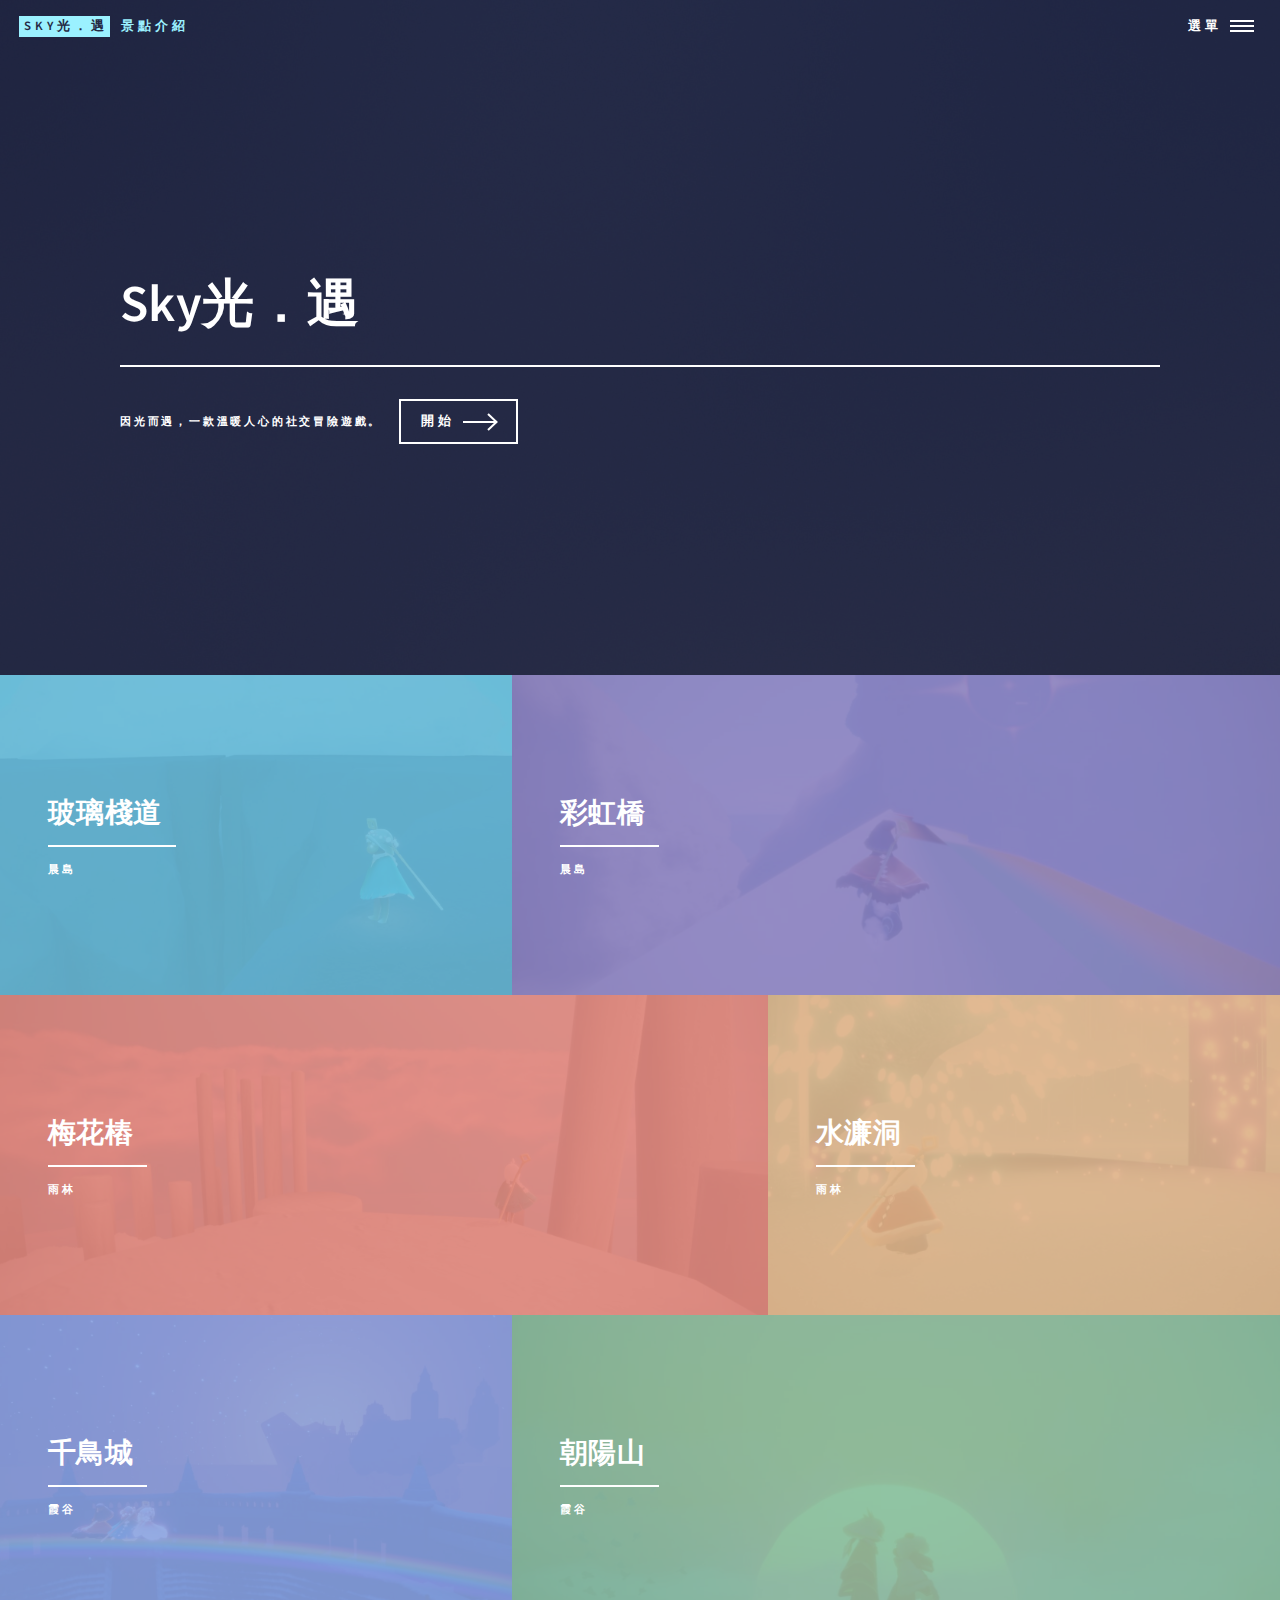
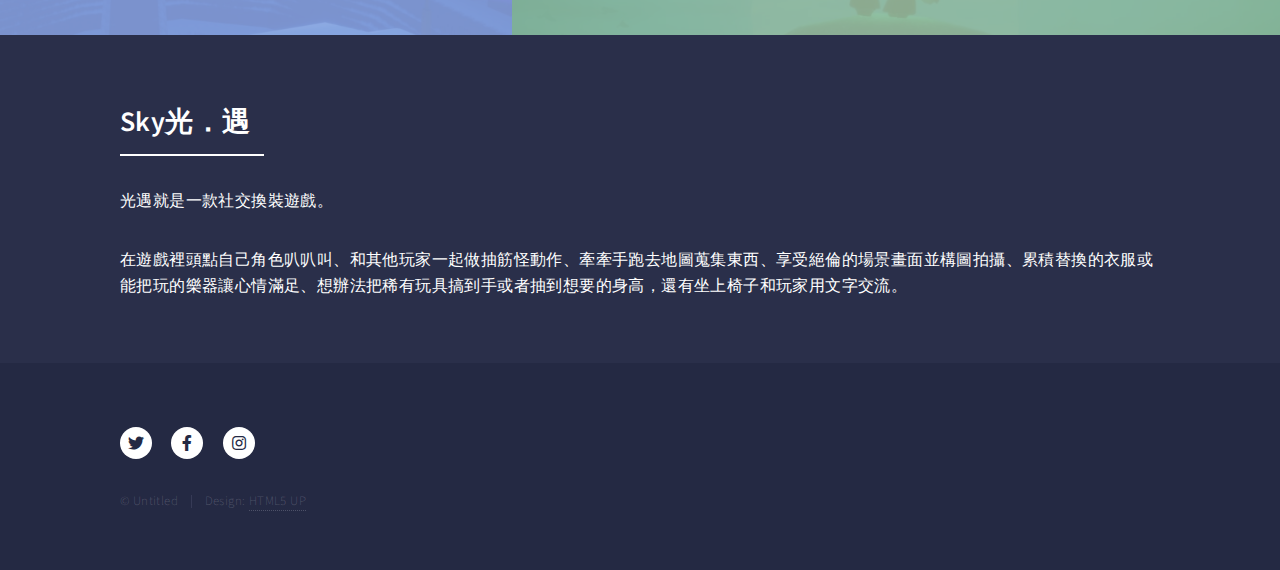
<file: html5up-forty-20220611T053052Z-001/html5up-forty/index.html>
<!DOCTYPE HTML>
<!--
	Forty by HTML5 UP
	html5up.net | @ajlkn
	Free for personal and commercial use under the CCA 3.0 license (html5up.net/license)
-->
<html>
	<head>
		<title>Sky光．遇</title>
		<meta charset="utf-8" />
		<meta name="viewport" content="width=device-width, initial-scale=1, user-scalable=no" />
		<link rel="stylesheet" href="assets/css/main.css" />
		<noscript><link rel="stylesheet" href="assets/css/noscript.css" /></noscript>
	</head>
	<body class="is-preload">

		<!-- Wrapper -->
			<div id="wrapper">

				<!-- Header -->
					
				
					<header id="header" class="alt">
						<a href="index.html" class="logo"><strong>Sky光．遇</strong> <span>景點介紹</span></a>
						<nav>
							<a href="#menu">選單</a>
						</nav>
					</header>

				<!-- Menu -->
					<nav id="menu">
						<ul class="links">
							<li><a href="index.html">首頁</a></li>
							<li><a href="landing.html">玻璃棧道</a></li>
							<li><a href="landing1.html">彩虹橋</a></li>
							<li><a href="landing2.html">梅花樁</a></li>
							<li><a href="landing3.html">水濂洞</a></li>
							<li><a href="landing4.html">千鳥城</a></li>
							<li><a href="landing5.html">朝陽山</a></li>
						</ul>
					</nav>

				<!-- Banner -->
				
					<section id="banner" class="major">
						<div class="inner">
							<header class="major">
								<h1>Sky光．遇</h1>
							</header>
							<div class="content">
								<p>因光而遇，一款溫暖人心的社交冒險遊戲。</p>
								<ul class="actions">
									<li><a href="#one" class="button next scrolly">開始</a></li>
								</ul>
							</div>
						</div>
					</section>

				<!-- Main -->
					<div id="main">

						<!-- One -->
							<section id="one" class="tiles">
								<article>
									<span class="image">
										<img src="images/玻璃棧道2.jpeg" alt="" />
									</span>
									<header class="major">
										<h3><a href="landing.html" class="link">玻璃棧道</a></h3>
										<p>晨島</p>
									</header>
								</article>
								<article>
									<span class="image">
										<img src="images/彩虹橋2.jpeg" alt="" />
									</span>
									<header class="major">
										<h3><a href="landing1.html" class="link">彩虹橋</a></h3>
										<p>晨島</p>
									</header>
								</article>
								<article>
									<span class="image">
										<img src="images/梅花樁2.jpeg" alt="" />
									</span>
									<header class="major">
										<h3><a href="landing2.html" class="link">梅花樁</a></h3>
										<p>雨林</p>
									</header>
								</article>
								<article>
									<span class="image">
										<img src="images/水濂洞2.jpeg"  alt="" />
									</span>
									<header class="major">
										<h3><a href="landing3.html" class="link">水濂洞</a></h3>
										<p>雨林</p>
									</header>
								</article>
								<article>
									<span class="image">
										<img src="images/千鳥城2.jpeg" alt="" />
									</span>
									<header class="major">
										<h3><a href="landing4.html" class="link">千鳥城</a></h3>
										<p>霞谷</p>
									</header>
								</article>
								<article>
									<span class="image">
										<img src="images/朝陽山2.jpeg" alt="" />
									</span>
									<header class="major">
										<h3><a href="landing5.html" class="link">朝陽山</a></h3>
										<p>霞谷</p>
									</header>
								</article>
							</section>

						<!-- Two -->
							<section id="two">
								<div class="inner">
									<header class="major">
										<h2>Sky光．遇</h2>
									</header>
									<p>光遇就是一款社交換裝遊戲。</p>
									<p>	在遊戲裡頭點自己角色叭叭叫、和其他玩家一起做抽筋怪動作、牽牽手跑去地圖蒐集東西、享受絕倫的場景畫面並構圖拍攝、累積替換的衣服或能把玩的樂器讓心情滿足、想辦法把稀有玩具搞到手或者抽到想要的身高，還有坐上椅子和玩家用文字交流。</p>
								</div>
							</section>

					</div>
					
				<!-- Footer -->
				<footer id="footer">
					<div class="inner">
						<ul class="icons">
							<li><a href="https://twitter.com/thatskygame" class="icon brands alt fa-twitter" target="_blank"><span class="label">Twitter</span></a></li>
							<li><a href="https://www.facebook.com/thatskygame/" class="icon brands alt fa-facebook-f" target="_blank"><span class="label">Facebook</span></a></li>
							<li><a href="https://www.instagram.com/thatskygame/" class="icon brands alt fa-instagram" target="_blank"><span class="label">Instagram</span></a></li>
						</ul>
						<ul class="copyright">
							<li>&copy; Untitled</li><li>Design: <a href="https://html5up.net" target="_blank">HTML5 UP</a></li>
						</ul>
					</div>
				</footer>

			</div>

		<!-- Scripts -->
			<script src="assets/js/jquery.min.js"></script>
			<script src="assets/js/jquery.scrolly.min.js"></script>
			<script src="assets/js/jquery.scrollex.min.js"></script>
			<script src="assets/js/browser.min.js"></script>
			<script src="assets/js/breakpoints.min.js"></script>
			<script src="assets/js/util.js"></script>
			<script src="assets/js/main.js"></script>

	</body>
</html>
</file>
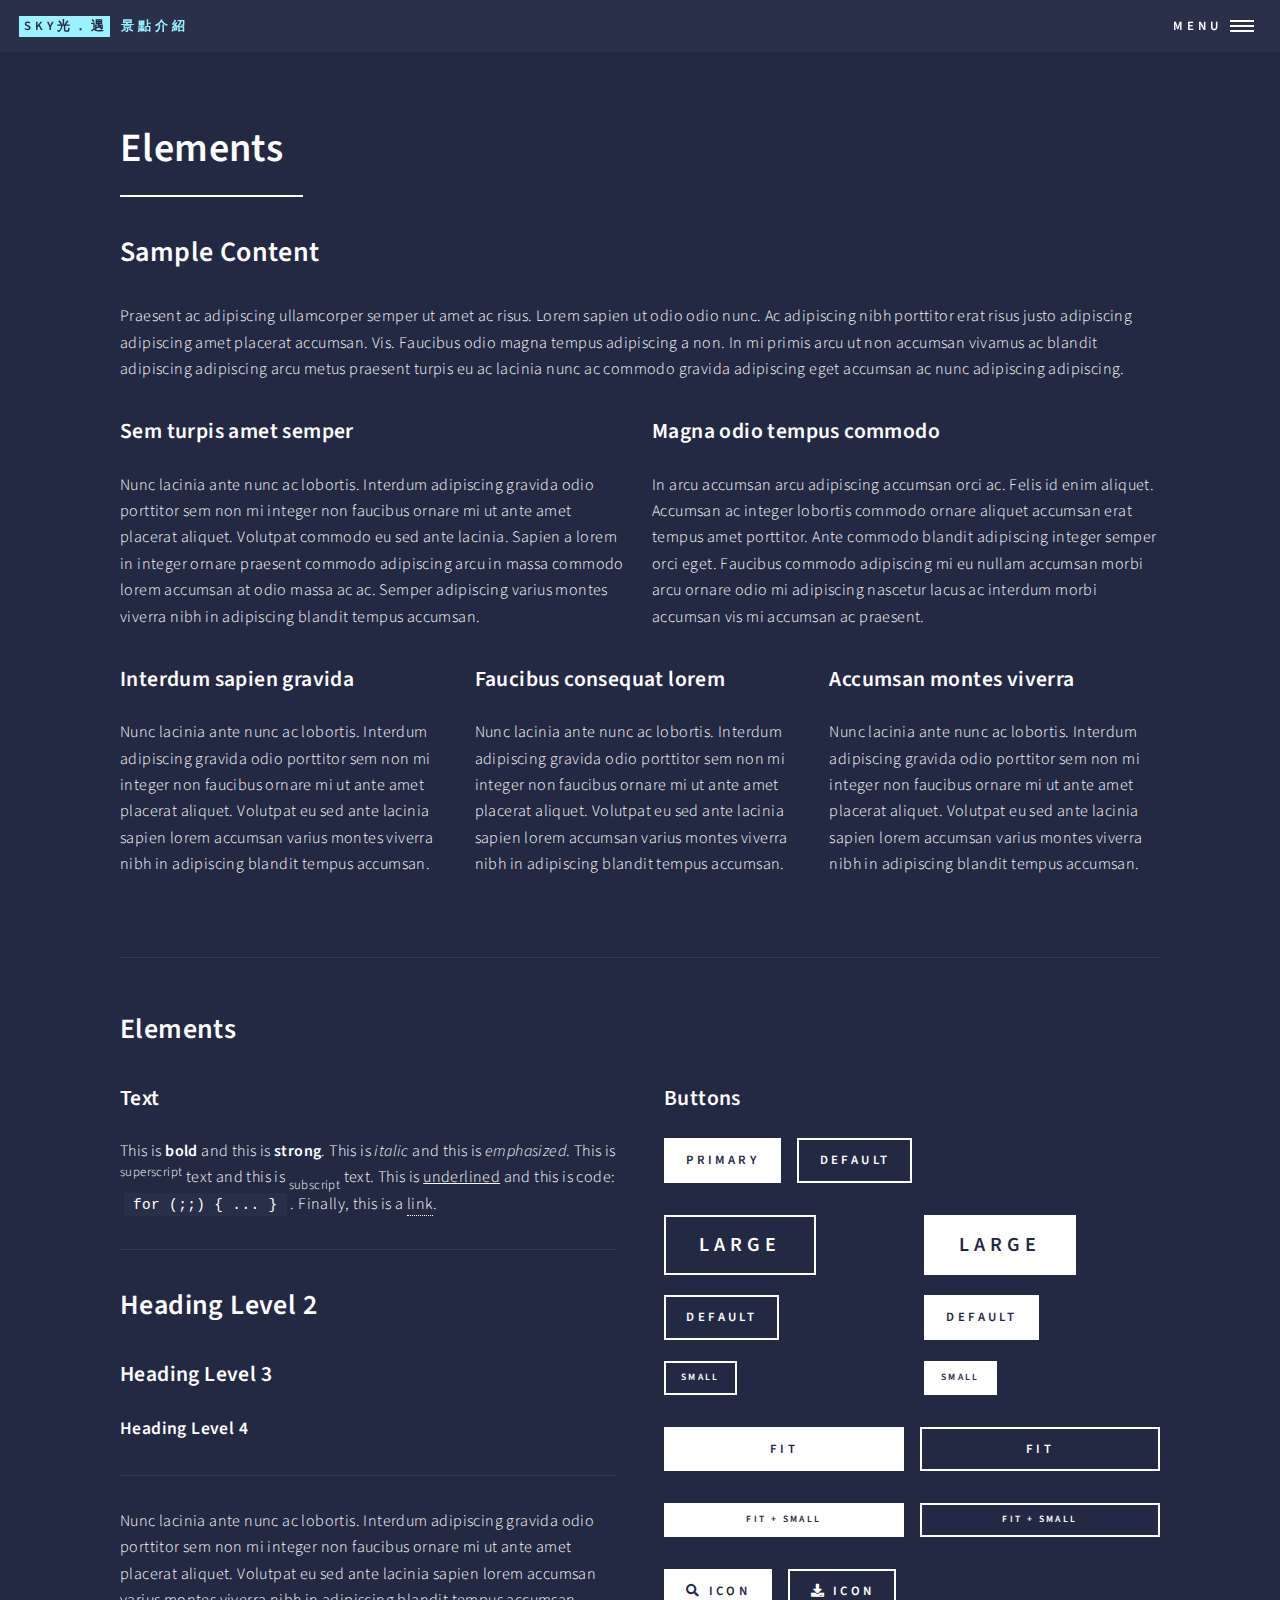
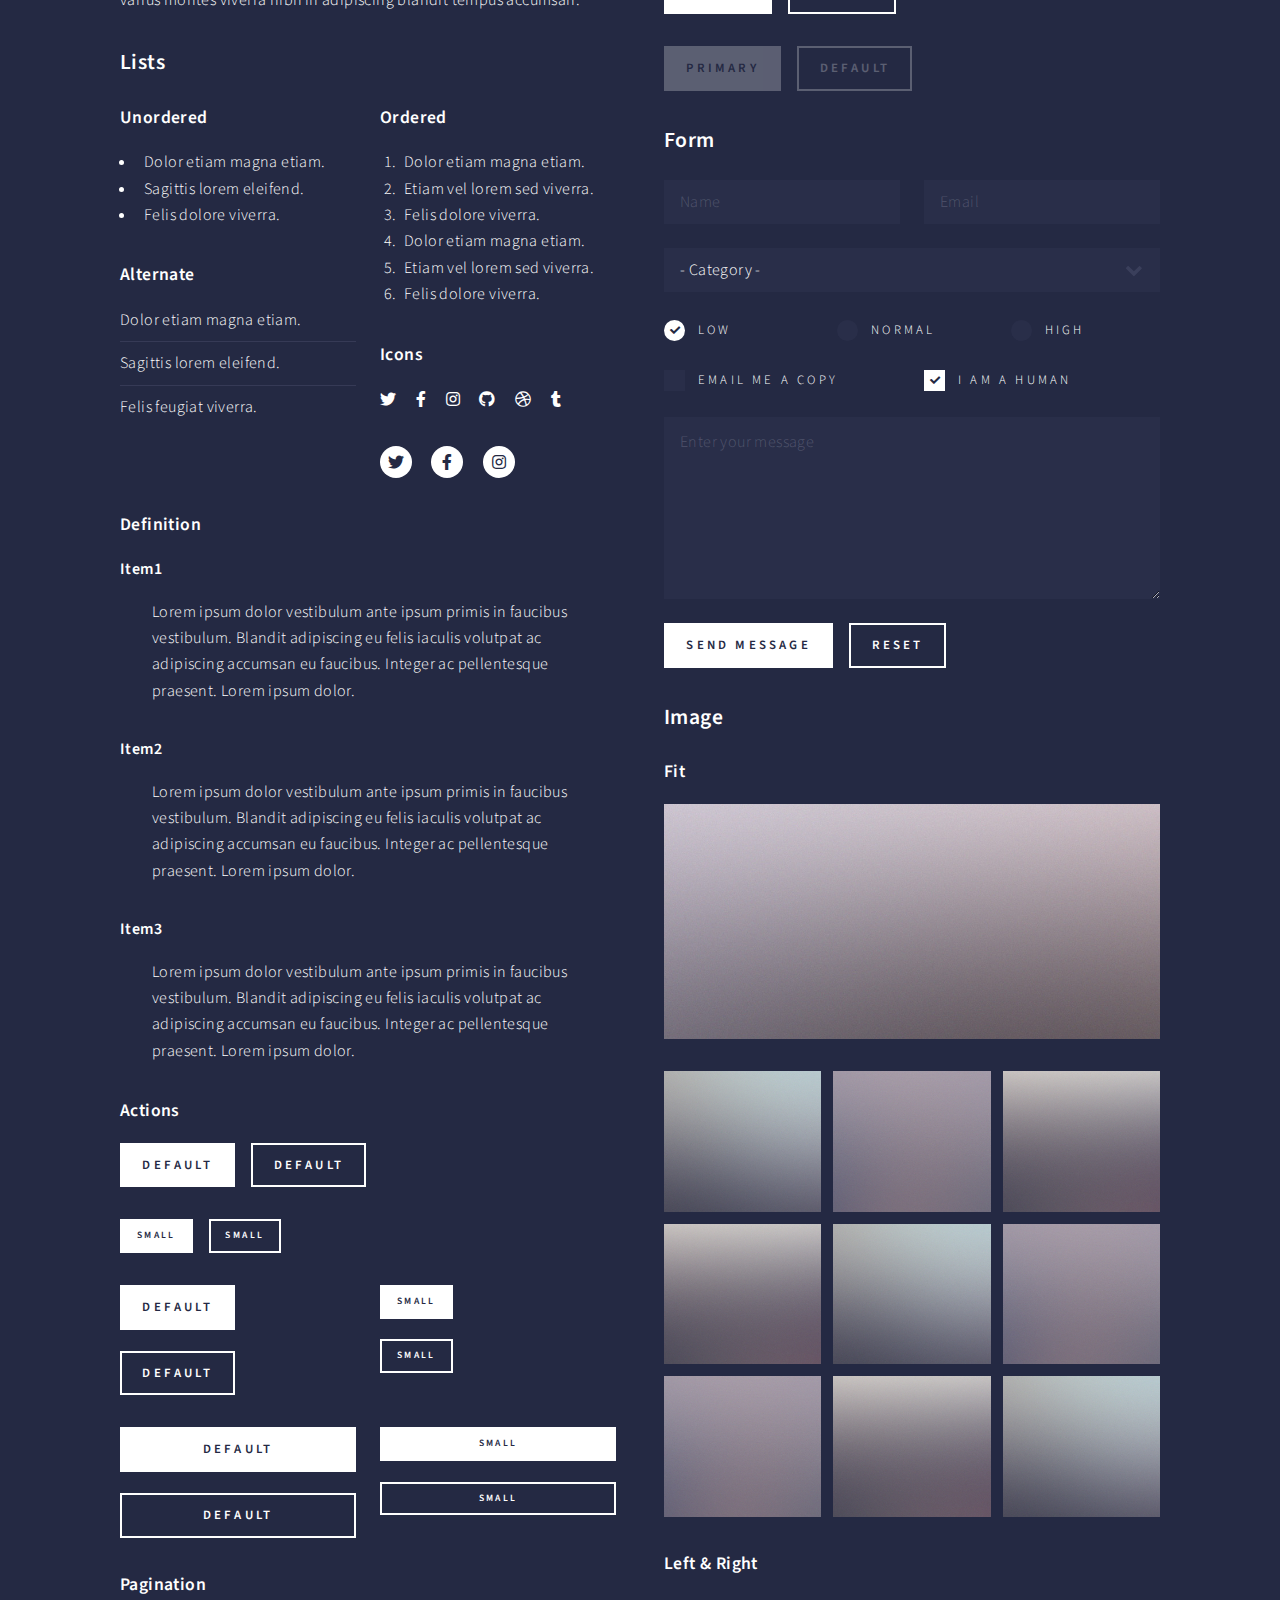
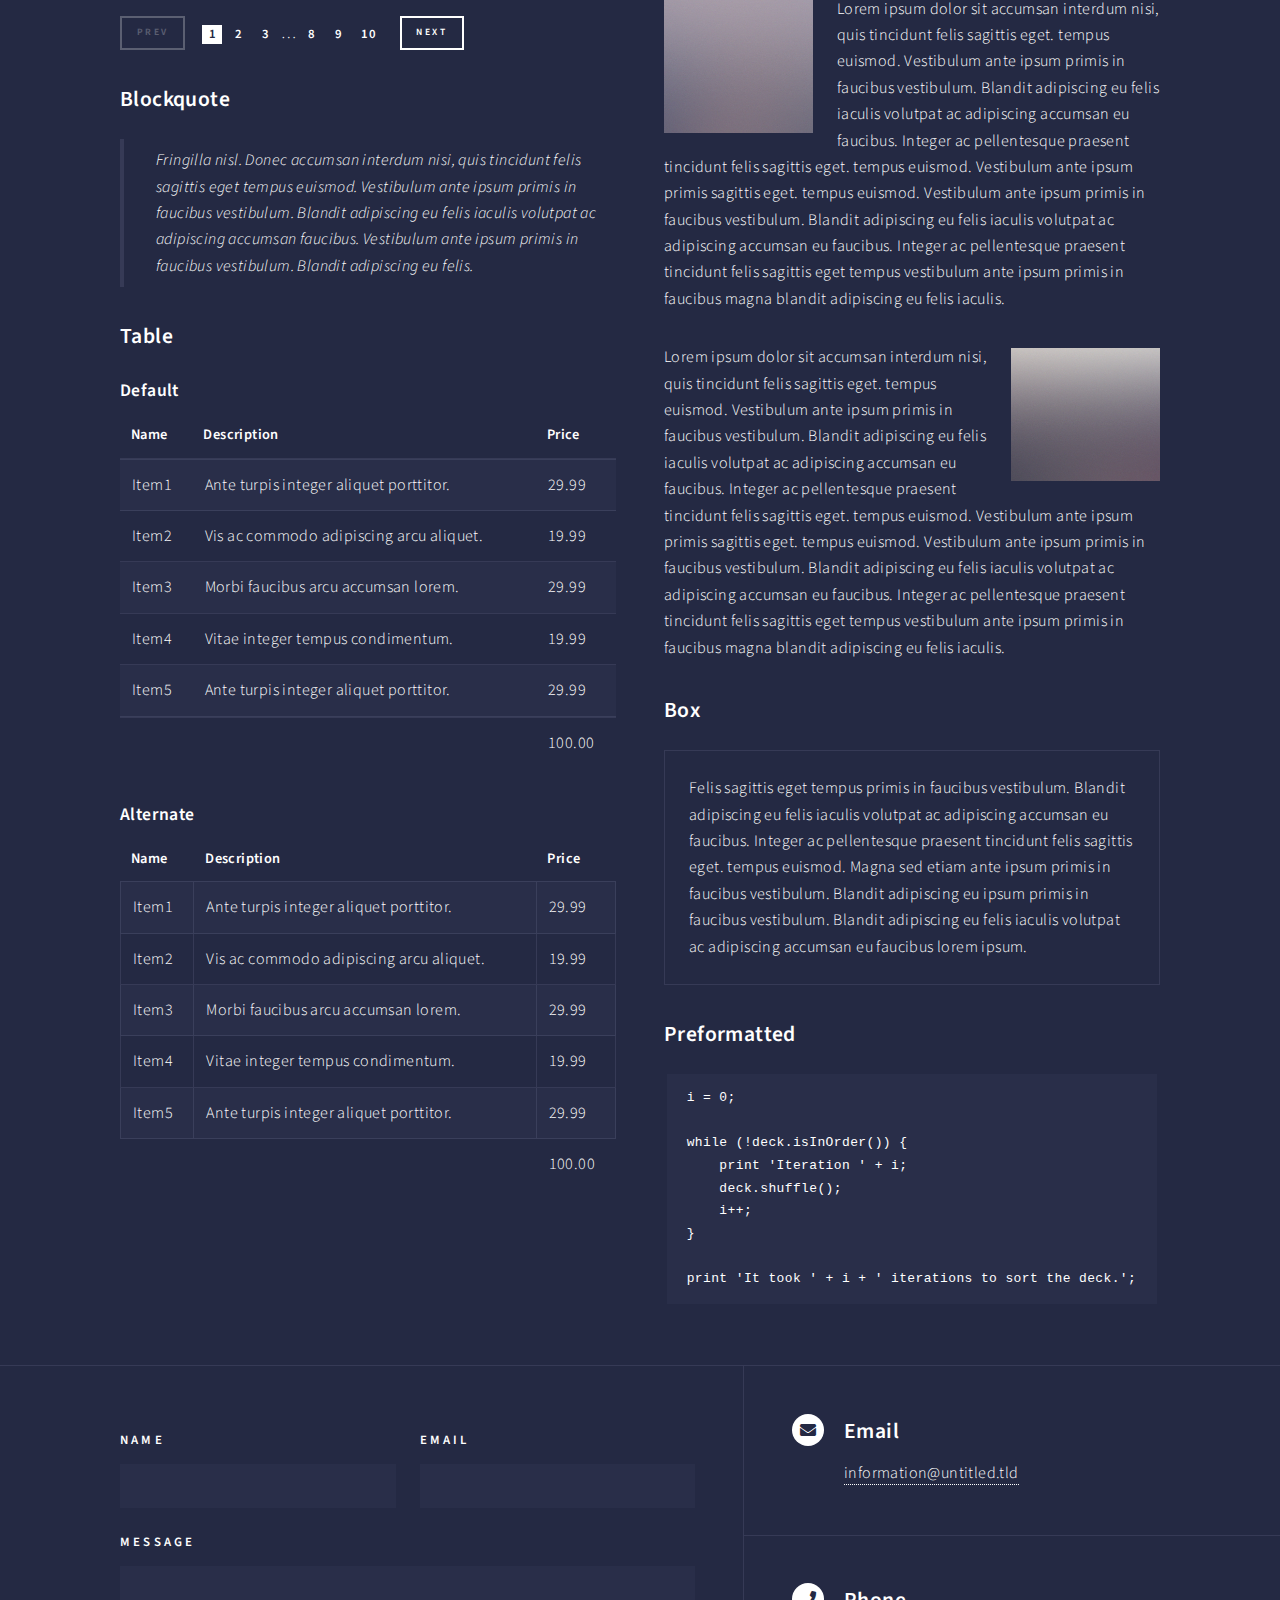
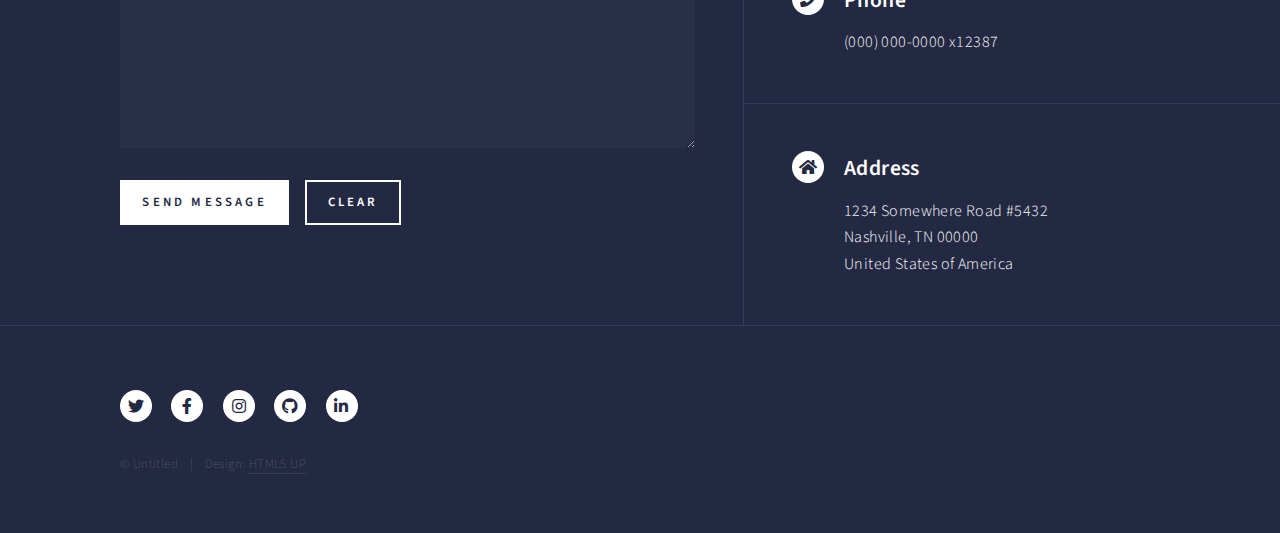
<file: html5up-forty-20220611T053052Z-001/html5up-forty/elements.html>
<!DOCTYPE HTML>
<!--
	Forty by HTML5 UP
	html5up.net | @ajlkn
	Free for personal and commercial use under the CCA 3.0 license (html5up.net/license)
-->
<html>
	<head>
		<title>Elements - Forty by HTML5 UP</title>
		<meta charset="utf-8" />
		<meta name="viewport" content="width=device-width, initial-scale=1, user-scalable=no" />
		<link rel="stylesheet" href="assets/css/main.css" />
		<noscript><link rel="stylesheet" href="assets/css/noscript.css" /></noscript>
	</head>
	<body class="is-preload">

		<!-- Wrapper -->
			<div id="wrapper">

				<!-- Header -->
					<header id="header">
						<a href="index.html" class="logo"><strong>Sky光．遇</strong> <span>景點介紹</span></a>
						<nav>
							<a href="#menu">Menu</a>
						</nav>
					</header>

				<!-- Menu -->
					<nav id="menu">
						<ul class="links">
							<li><a href="index.html">Home</a></li>
							<li><a href="landing.html">Landing</a></li>
							<li><a href="generic.html">Generic</a></li>
							<li><a href="elements.html">Elements</a></li>
						</ul>
						<ul class="actions stacked">
							<li><a href="#" class="button primary fit">Get Started</a></li>
							<li><a href="#" class="button fit">Log In</a></li>
						</ul>
					</nav>

				<!-- Main -->
					<div id="main" class="alt">

						<!-- One -->
							<section id="one">
								<div class="inner">
									<header class="major">
										<h1>Elements</h1>
									</header>

									<!-- Content -->
										<h2 id="content">Sample Content</h2>
										<p>Praesent ac adipiscing ullamcorper semper ut amet ac risus. Lorem sapien ut odio odio nunc. Ac adipiscing nibh porttitor erat risus justo adipiscing adipiscing amet placerat accumsan. Vis. Faucibus odio magna tempus adipiscing a non. In mi primis arcu ut non accumsan vivamus ac blandit adipiscing adipiscing arcu metus praesent turpis eu ac lacinia nunc ac commodo gravida adipiscing eget accumsan ac nunc adipiscing adipiscing.</p>
										<div class="row">
											<div class="col-6 col-12-small">
												<h3>Sem turpis amet semper</h3>
												<p>Nunc lacinia ante nunc ac lobortis. Interdum adipiscing gravida odio porttitor sem non mi integer non faucibus ornare mi ut ante amet placerat aliquet. Volutpat commodo eu sed ante lacinia. Sapien a lorem in integer ornare praesent commodo adipiscing arcu in massa commodo lorem accumsan at odio massa ac ac. Semper adipiscing varius montes viverra nibh in adipiscing blandit tempus accumsan.</p>
											</div>
											<div class="col-6 col-12-small">
												<h3>Magna odio tempus commodo</h3>
												<p>In arcu accumsan arcu adipiscing accumsan orci ac. Felis id enim aliquet. Accumsan ac integer lobortis commodo ornare aliquet accumsan erat tempus amet porttitor. Ante commodo blandit adipiscing integer semper orci eget. Faucibus commodo adipiscing mi eu nullam accumsan morbi arcu ornare odio mi adipiscing nascetur lacus ac interdum morbi accumsan vis mi accumsan ac praesent.</p>
											</div>
											<!-- Break -->
											<div class="col-4 col-12-medium">
												<h3>Interdum sapien gravida</h3>
												<p>Nunc lacinia ante nunc ac lobortis. Interdum adipiscing gravida odio porttitor sem non mi integer non faucibus ornare mi ut ante amet placerat aliquet. Volutpat eu sed ante lacinia sapien lorem accumsan varius montes viverra nibh in adipiscing blandit tempus accumsan.</p>
											</div>
											<div class="col-4 col-12-medium">
												<h3>Faucibus consequat lorem</h3>
												<p>Nunc lacinia ante nunc ac lobortis. Interdum adipiscing gravida odio porttitor sem non mi integer non faucibus ornare mi ut ante amet placerat aliquet. Volutpat eu sed ante lacinia sapien lorem accumsan varius montes viverra nibh in adipiscing blandit tempus accumsan.</p>
											</div>
											<div class="col-4 col-12-medium">
												<h3>Accumsan montes viverra</h3>
												<p>Nunc lacinia ante nunc ac lobortis. Interdum adipiscing gravida odio porttitor sem non mi integer non faucibus ornare mi ut ante amet placerat aliquet. Volutpat eu sed ante lacinia sapien lorem accumsan varius montes viverra nibh in adipiscing blandit tempus accumsan.</p>
											</div>
										</div>

									<hr class="major" />

									<!-- Elements -->
										<h2 id="elements">Elements</h2>
										<div class="row gtr-200">
											<div class="col-6 col-12-medium">

												<!-- Text stuff -->
													<h3>Text</h3>
													<p>This is <b>bold</b> and this is <strong>strong</strong>. This is <i>italic</i> and this is <em>emphasized</em>.
													This is <sup>superscript</sup> text and this is <sub>subscript</sub> text.
													This is <u>underlined</u> and this is code: <code>for (;;) { ... }</code>.
													Finally, this is a <a href="#">link</a>.</p>
													<hr />
													<h2>Heading Level 2</h2>
													<h3>Heading Level 3</h3>
													<h4>Heading Level 4</h4>
													<hr />
													<p>Nunc lacinia ante nunc ac lobortis. Interdum adipiscing gravida odio porttitor sem non mi integer non faucibus ornare mi ut ante amet placerat aliquet. Volutpat eu sed ante lacinia sapien lorem accumsan varius montes viverra nibh in adipiscing blandit tempus accumsan.</p>

												<!-- Lists -->
													<h3>Lists</h3>
													<div class="row">
														<div class="col-6 col-12-small">

															<h4>Unordered</h4>
															<ul>
																<li>Dolor etiam magna etiam.</li>
																<li>Sagittis lorem eleifend.</li>
																<li>Felis dolore viverra.</li>
															</ul>

															<h4>Alternate</h4>
															<ul class="alt">
																<li>Dolor etiam magna etiam.</li>
																<li>Sagittis lorem eleifend.</li>
																<li>Felis feugiat viverra.</li>
															</ul>

														</div>
														<div class="col-6 col-12-small">

															<h4>Ordered</h4>
															<ol>
																<li>Dolor etiam magna etiam.</li>
																<li>Etiam vel lorem sed viverra.</li>
																<li>Felis dolore viverra.</li>
																<li>Dolor etiam magna etiam.</li>
																<li>Etiam vel lorem sed viverra.</li>
																<li>Felis dolore viverra.</li>
															</ol>

															<h4>Icons</h4>
															<ul class="icons">
																<li><a href="#" class="icon brands fa-twitter"><span class="label">Twitter</span></a></li>
																<li><a href="#" class="icon brands fa-facebook-f"><span class="label">Facebook</span></a></li>
																<li><a href="#" class="icon brands fa-instagram"><span class="label">Instagram</span></a></li>
																<li><a href="#" class="icon brands fa-github"><span class="label">Github</span></a></li>
																<li><a href="#" class="icon brands fa-dribbble"><span class="label">Dribbble</span></a></li>
																<li><a href="#" class="icon brands fa-tumblr"><span class="label">Tumblr</span></a></li>
															</ul>
															<ul class="icons">
																<li><a href="#" class="icon brands alt fa-twitter"><span class="label">Twitter</span></a></li>
																<li><a href="#" class="icon brands alt fa-facebook-f"><span class="label">Facebook</span></a></li>
																<li><a href="#" class="icon brands alt fa-instagram"><span class="label">Instagram</span></a></li>
															</ul>

														</div>
													</div>
													<h4>Definition</h4>
													<dl>
														<dt>Item1</dt>
														<dd>
															<p>Lorem ipsum dolor vestibulum ante ipsum primis in faucibus vestibulum. Blandit adipiscing eu felis iaculis volutpat ac adipiscing accumsan eu faucibus. Integer ac pellentesque praesent. Lorem ipsum dolor.</p>
														</dd>
														<dt>Item2</dt>
														<dd>
															<p>Lorem ipsum dolor vestibulum ante ipsum primis in faucibus vestibulum. Blandit adipiscing eu felis iaculis volutpat ac adipiscing accumsan eu faucibus. Integer ac pellentesque praesent. Lorem ipsum dolor.</p>
														</dd>
														<dt>Item3</dt>
														<dd>
															<p>Lorem ipsum dolor vestibulum ante ipsum primis in faucibus vestibulum. Blandit adipiscing eu felis iaculis volutpat ac adipiscing accumsan eu faucibus. Integer ac pellentesque praesent. Lorem ipsum dolor.</p>
														</dd>
													</dl>

													<h4>Actions</h4>
													<ul class="actions">
														<li><a href="#" class="button primary">Default</a></li>
														<li><a href="#" class="button">Default</a></li>
													</ul>
													<ul class="actions small">
														<li><a href="#" class="button primary small">Small</a></li>
														<li><a href="#" class="button small">Small</a></li>
													</ul>
													<div class="row">
														<div class="col-6 col-12-small">
															<ul class="actions stacked">
																<li><a href="#" class="button primary">Default</a></li>
																<li><a href="#" class="button">Default</a></li>
															</ul>
														</div>
														<div class="col-6 col-12-small">
															<ul class="actions stacked">
																<li><a href="#" class="button primary small">Small</a></li>
																<li><a href="#" class="button small">Small</a></li>
															</ul>
														</div>
														<div class="col-6 col-12-small">
															<ul class="actions stacked">
																<li><a href="#" class="button primary fit">Default</a></li>
																<li><a href="#" class="button fit">Default</a></li>
															</ul>
														</div>
														<div class="col-6 col-12-small">
															<ul class="actions stacked">
																<li><a href="#" class="button primary small fit">Small</a></li>
																<li><a href="#" class="button small fit">Small</a></li>
															</ul>
														</div>
													</div>

													<h4>Pagination</h4>
													<ul class="pagination">
														<li><span class="button small disabled">Prev</span></li>
														<li><a href="#" class="page active">1</a></li>
														<li><a href="#" class="page">2</a></li>
														<li><a href="#" class="page">3</a></li>
														<li><span>&hellip;</span></li>
														<li><a href="#" class="page">8</a></li>
														<li><a href="#" class="page">9</a></li>
														<li><a href="#" class="page">10</a></li>
														<li><a href="#" class="button small">Next</a></li>
													</ul>

												<!-- Blockquote -->
													<h3>Blockquote</h3>
													<blockquote>Fringilla nisl. Donec accumsan interdum nisi, quis tincidunt felis sagittis eget tempus euismod. Vestibulum ante ipsum primis in faucibus vestibulum. Blandit adipiscing eu felis iaculis volutpat ac adipiscing accumsan faucibus. Vestibulum ante ipsum primis in faucibus vestibulum. Blandit adipiscing eu felis.</blockquote>

												<!-- Table -->
													<h3>Table</h3>

													<h4>Default</h4>
													<div class="table-wrapper">
														<table>
															<thead>
																<tr>
																	<th>Name</th>
																	<th>Description</th>
																	<th>Price</th>
																</tr>
															</thead>
															<tbody>
																<tr>
																	<td>Item1</td>
																	<td>Ante turpis integer aliquet porttitor.</td>
																	<td>29.99</td>
																</tr>
																<tr>
																	<td>Item2</td>
																	<td>Vis ac commodo adipiscing arcu aliquet.</td>
																	<td>19.99</td>
																</tr>
																<tr>
																	<td>Item3</td>
																	<td> Morbi faucibus arcu accumsan lorem.</td>
																	<td>29.99</td>
																</tr>
																<tr>
																	<td>Item4</td>
																	<td>Vitae integer tempus condimentum.</td>
																	<td>19.99</td>
																</tr>
																<tr>
																	<td>Item5</td>
																	<td>Ante turpis integer aliquet porttitor.</td>
																	<td>29.99</td>
																</tr>
															</tbody>
															<tfoot>
																<tr>
																	<td colspan="2"></td>
																	<td>100.00</td>
																</tr>
															</tfoot>
														</table>
													</div>

													<h4>Alternate</h4>
													<div class="table-wrapper">
														<table class="alt">
															<thead>
																<tr>
																	<th>Name</th>
																	<th>Description</th>
																	<th>Price</th>
																</tr>
															</thead>
															<tbody>
																<tr>
																	<td>Item1</td>
																	<td>Ante turpis integer aliquet porttitor.</td>
																	<td>29.99</td>
																</tr>
																<tr>
																	<td>Item2</td>
																	<td>Vis ac commodo adipiscing arcu aliquet.</td>
																	<td>19.99</td>
																</tr>
																<tr>
																	<td>Item3</td>
																	<td> Morbi faucibus arcu accumsan lorem.</td>
																	<td>29.99</td>
																</tr>
																<tr>
																	<td>Item4</td>
																	<td>Vitae integer tempus condimentum.</td>
																	<td>19.99</td>
																</tr>
																<tr>
																	<td>Item5</td>
																	<td>Ante turpis integer aliquet porttitor.</td>
																	<td>29.99</td>
																</tr>
															</tbody>
															<tfoot>
																<tr>
																	<td colspan="2"></td>
																	<td>100.00</td>
																</tr>
															</tfoot>
														</table>
													</div>

											</div>
											<div class="col-6 col-12-medium">

												<!-- Buttons -->
													<h3>Buttons</h3>
													<ul class="actions">
														<li><a href="#" class="button primary">Primary</a></li>
														<li><a href="#" class="button">Default</a></li>
													</ul>
													<div class="row">
														<div class="col-6 col-12-xsmall">
															<ul class="actions stacked">
																<li><a href="#" class="button large">Large</a></li>
																<li><a href="#" class="button">Default</a></li>
																<li><a href="#" class="button small">Small</a></li>
															</ul>
														</div>
														<div class="col-6 col-12-xsmall">
															<ul class="actions stacked">
																<li><a href="#" class="button primary large">Large</a></li>
																<li><a href="#" class="button primary">Default</a></li>
																<li><a href="#" class="button primary small">Small</a></li>
															</ul>
														</div>
													</div>
													<ul class="actions fit">
														<li><a href="#" class="button primary fit">Fit</a></li>
														<li><a href="#" class="button fit">Fit</a></li>
													</ul>
													<ul class="actions fit small">
														<li><a href="#" class="button primary fit small">Fit + Small</a></li>
														<li><a href="#" class="button fit small">Fit + Small</a></li>
													</ul>
													<ul class="actions">
														<li><a href="#" class="button primary icon solid fa-search">Icon</a></li>
														<li><a href="#" class="button icon solid fa-download">Icon</a></li>
													</ul>
													<ul class="actions">
														<li><span class="button primary disabled">Primary</span></li>
														<li><span class="button disabled">Default</span></li>
													</ul>

												<!-- Form -->
													<h3>Form</h3>

													<form method="post" action="#">
														<div class="row gtr-uniform">
															<div class="col-6 col-12-xsmall">
																<input type="text" name="demo-name" id="demo-name" value="" placeholder="Name" />
															</div>
															<div class="col-6 col-12-xsmall">
																<input type="email" name="demo-email" id="demo-email" value="" placeholder="Email" />
															</div>
															<!-- Break -->
															<div class="col-12">
																<select name="demo-category" id="demo-category">
																	<option value="">- Category -</option>
																	<option value="1">Manufacturing</option>
																	<option value="1">Shipping</option>
																	<option value="1">Administration</option>
																	<option value="1">Human Resources</option>
																</select>
															</div>
															<!-- Break -->
															<div class="col-4 col-12-small">
																<input type="radio" id="demo-priority-low" name="demo-priority" checked>
																<label for="demo-priority-low">Low</label>
															</div>
															<div class="col-4 col-12-small">
																<input type="radio" id="demo-priority-normal" name="demo-priority">
																<label for="demo-priority-normal">Normal</label>
															</div>
															<div class="col-4 col-12-small">
																<input type="radio" id="demo-priority-high" name="demo-priority">
																<label for="demo-priority-high">High</label>
															</div>
															<!-- Break -->
															<div class="col-6 col-12-small">
																<input type="checkbox" id="demo-copy" name="demo-copy">
																<label for="demo-copy">Email me a copy</label>
															</div>
															<div class="col-6 col-12-small">
																<input type="checkbox" id="demo-human" name="demo-human" checked>
																<label for="demo-human">I am a human</label>
															</div>
															<!-- Break -->
															<div class="col-12">
																<textarea name="demo-message" id="demo-message" placeholder="Enter your message" rows="6"></textarea>
															</div>
															<!-- Break -->
															<div class="col-12">
																<ul class="actions">
																	<li><input type="submit" value="Send Message" class="primary" /></li>
																	<li><input type="reset" value="Reset" /></li>
																</ul>
															</div>
														</div>
													</form>

												<!-- Image -->
													<h3>Image</h3>

													<h4>Fit</h4>
													<span class="image fit"><img src="images/pic03.jpg" alt="" /></span>
													<div class="box alt">
														<div class="row gtr-50 gtr-uniform">
															<div class="col-4"><span class="image fit"><img src="images/pic08.jpg" alt="" /></span></div>
															<div class="col-4"><span class="image fit"><img src="images/pic09.jpg" alt="" /></span></div>
															<div class="col-4"><span class="image fit"><img src="images/pic10.jpg" alt="" /></span></div>
															<!-- Break -->
															<div class="col-4"><span class="image fit"><img src="images/pic10.jpg" alt="" /></span></div>
															<div class="col-4"><span class="image fit"><img src="images/pic08.jpg" alt="" /></span></div>
															<div class="col-4"><span class="image fit"><img src="images/pic09.jpg" alt="" /></span></div>
															<!-- Break -->
															<div class="col-4"><span class="image fit"><img src="images/pic09.jpg" alt="" /></span></div>
															<div class="col-4"><span class="image fit"><img src="images/pic10.jpg" alt="" /></span></div>
															<div class="col-4"><span class="image fit"><img src="images/pic08.jpg" alt="" /></span></div>
														</div>
													</div>

													<h4>Left &amp; Right</h4>
													<p><span class="image left"><img src="images/pic09.jpg" alt="" /></span>Lorem ipsum dolor sit accumsan interdum nisi, quis tincidunt felis sagittis eget. tempus euismod. Vestibulum ante ipsum primis in faucibus vestibulum. Blandit adipiscing eu felis iaculis volutpat ac adipiscing accumsan eu faucibus. Integer ac pellentesque praesent tincidunt felis sagittis eget. tempus euismod. Vestibulum ante ipsum primis sagittis eget. tempus euismod. Vestibulum ante ipsum primis in faucibus vestibulum. Blandit adipiscing eu felis iaculis volutpat ac adipiscing accumsan eu faucibus. Integer ac pellentesque praesent tincidunt felis sagittis eget tempus vestibulum ante ipsum primis in faucibus magna blandit adipiscing eu felis iaculis.</p>
													<p><span class="image right"><img src="images/pic10.jpg" alt="" /></span>Lorem ipsum dolor sit accumsan interdum nisi, quis tincidunt felis sagittis eget. tempus euismod. Vestibulum ante ipsum primis in faucibus vestibulum. Blandit adipiscing eu felis iaculis volutpat ac adipiscing accumsan eu faucibus. Integer ac pellentesque praesent tincidunt felis sagittis eget. tempus euismod. Vestibulum ante ipsum primis sagittis eget. tempus euismod. Vestibulum ante ipsum primis in faucibus vestibulum. Blandit adipiscing eu felis iaculis volutpat ac adipiscing accumsan eu faucibus. Integer ac pellentesque praesent tincidunt felis sagittis eget tempus vestibulum ante ipsum primis in faucibus magna blandit adipiscing eu felis iaculis.</p>

												<!-- Box -->
													<h3>Box</h3>
													<div class="box">
														<p>Felis sagittis eget tempus primis in faucibus vestibulum. Blandit adipiscing eu felis iaculis volutpat ac adipiscing accumsan eu faucibus. Integer ac pellentesque praesent tincidunt felis sagittis eget. tempus euismod. Magna sed etiam ante ipsum primis in faucibus vestibulum. Blandit adipiscing eu ipsum primis in faucibus vestibulum. Blandit adipiscing eu felis iaculis volutpat ac adipiscing accumsan eu faucibus lorem ipsum.</p>
													</div>

												<!-- Preformatted Code -->
													<h3>Preformatted</h3>
													<pre><code>i = 0;

while (!deck.isInOrder()) {
    print 'Iteration ' + i;
    deck.shuffle();
    i++;
}

print 'It took ' + i + ' iterations to sort the deck.';
</code></pre>

											</div>
										</div>

								</div>
							</section>

					</div>

				<!-- Contact -->
					<section id="contact">
						<div class="inner">
							<section>
								<form method="post" action="#">
									<div class="fields">
										<div class="field half">
											<label for="name">Name</label>
											<input type="text" name="name" id="name" />
										</div>
										<div class="field half">
											<label for="email">Email</label>
											<input type="text" name="email" id="email" />
										</div>
										<div class="field">
											<label for="message">Message</label>
											<textarea name="message" id="message" rows="6"></textarea>
										</div>
									</div>
									<ul class="actions">
										<li><input type="submit" value="Send Message" class="primary" /></li>
										<li><input type="reset" value="Clear" /></li>
									</ul>
								</form>
							</section>
							<section class="split">
								<section>
									<div class="contact-method">
										<span class="icon solid alt fa-envelope"></span>
										<h3>Email</h3>
										<a href="#">information@untitled.tld</a>
									</div>
								</section>
								<section>
									<div class="contact-method">
										<span class="icon solid alt fa-phone"></span>
										<h3>Phone</h3>
										<span>(000) 000-0000 x12387</span>
									</div>
								</section>
								<section>
									<div class="contact-method">
										<span class="icon solid alt fa-home"></span>
										<h3>Address</h3>
										<span>1234 Somewhere Road #5432<br />
										Nashville, TN 00000<br />
										United States of America</span>
									</div>
								</section>
							</section>
						</div>
					</section>

				<!-- Footer -->
					<footer id="footer">
						<div class="inner">
							<ul class="icons">
								<li><a href="#" class="icon brands alt fa-twitter"><span class="label">Twitter</span></a></li>
								<li><a href="#" class="icon brands alt fa-facebook-f"><span class="label">Facebook</span></a></li>
								<li><a href="#" class="icon brands alt fa-instagram"><span class="label">Instagram</span></a></li>
								<li><a href="#" class="icon brands alt fa-github"><span class="label">GitHub</span></a></li>
								<li><a href="#" class="icon brands alt fa-linkedin-in"><span class="label">LinkedIn</span></a></li>
							</ul>
							<ul class="copyright">
								<li>&copy; Untitled</li><li>Design: <a href="https://html5up.net">HTML5 UP</a></li>
							</ul>
						</div>
					</footer>

			</div>

		<!-- Scripts -->
			<script src="assets/js/jquery.min.js"></script>
			<script src="assets/js/jquery.scrolly.min.js"></script>
			<script src="assets/js/jquery.scrollex.min.js"></script>
			<script src="assets/js/browser.min.js"></script>
			<script src="assets/js/breakpoints.min.js"></script>
			<script src="assets/js/util.js"></script>
			<script src="assets/js/main.js"></script>

	</body>
</html>
</file>
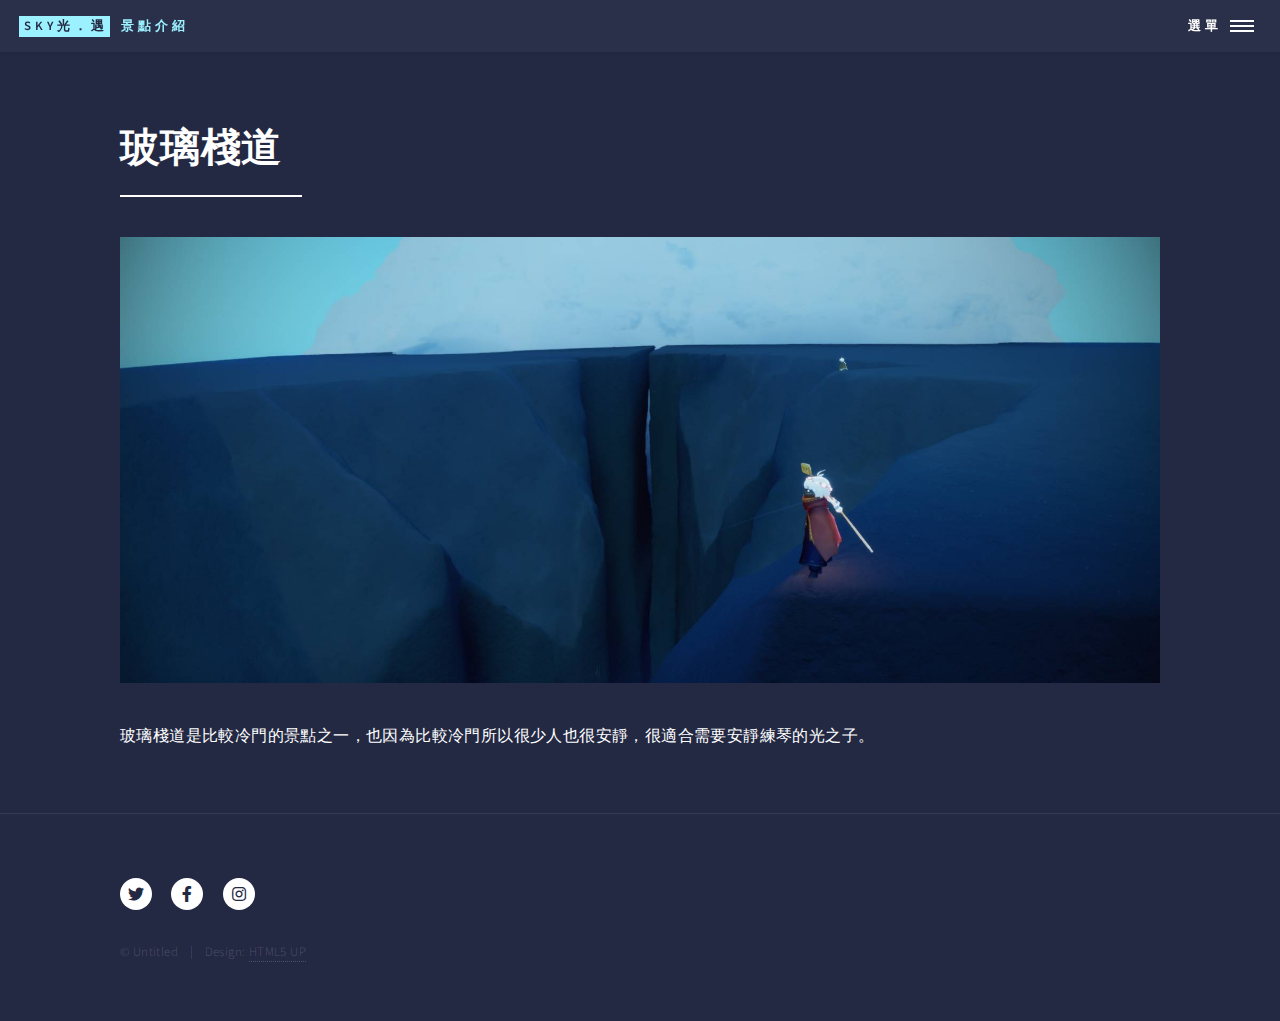
<file: html5up-forty-20220611T053052Z-001/html5up-forty/generic.html>
<!DOCTYPE HTML>
<!--
	Forty by HTML5 UP
	html5up.net | @ajlkn
	Free for personal and commercial use under the CCA 3.0 license (html5up.net/license)
-->
<html>
	<head>
		<title>玻璃棧道</title>
		<meta charset="utf-8" />
		<meta name="viewport" content="width=device-width, initial-scale=1, user-scalable=no" />
		<link rel="stylesheet" href="assets/css/main.css" />
		<noscript><link rel="stylesheet" href="assets/css/noscript.css" /></noscript>
	</head>
	<body class="is-preload">

		<!-- Wrapper -->
			<div id="wrapper">

				<!-- Header -->
					<header id="header">
						<a href="index.html" class="logo"><strong>Sky光．遇</strong> <span>景點介紹</span></a>
						<nav>
							<a href="#menu">選單</a>
						</nav>
					</header>

				<!-- Menu -->
				<nav id="menu">
					<ul class="links">
						<li><a href="index.html">首頁</a></li>
						<li><a href="landing.html">玻璃棧道</a></li>
						<li><a href="landing1.html">彩虹橋</a></li>
						<li><a href="landing2.html">梅花樁</a></li>
						<li><a href="landing3.html">水濂洞</a></li>
						<li><a href="landing4.html">千鳥城</a></li>
						<li><a href="landing5.html">朝陽山</a></li>
					</ul>
				</nav>

				<!-- Main -->
					<div id="main" class="alt">

						<!-- One -->
							<section id="one">
								<div class="inner">
									<header class="major">
										<h1>玻璃棧道</h1>
									</header>
									<span class="image main"><img src="images/玻璃棧道.jpeg" alt="" /></span>
									<p>玻璃棧道是比較冷門的景點之一，也因為比較冷門所以很少人也很安靜，很適合需要安靜練琴的光之子。</p>
									
									
								</div>
							</section>

					</div>

			
				<!-- Footer -->
					<footer id="footer">
						<div class="inner">
							<ul class="icons">
								<li><a href="https://twitter.com/thatskygame" target="_blank" class="icon brands alt fa-twitter"><span class="label">Twitter</span></a></li>
								<li><a href="https://www.facebook.com/thatskygame/" target="_blank" class="icon brands alt fa-facebook-f"><span class="label">Facebook</span></a></li>
								<li><a href="https://www.instagram.com/thatskygame/" target="_blank" class="icon brands alt fa-instagram"><span class="label">Instagram</span></a></li>
							</ul>
							<ul class="copyright">
								<li>&copy; Untitled</li><li>Design: <a href="https://html5up.net" target="_blank">HTML5 UP</a></li>
							</ul>
						</div>
					</footer>

			</div>

		<!-- Scripts -->
			<script src="assets/js/jquery.min.js"></script>
			<script src="assets/js/jquery.scrolly.min.js"></script>
			<script src="assets/js/jquery.scrollex.min.js"></script>
			<script src="assets/js/browser.min.js"></script>
			<script src="assets/js/breakpoints.min.js"></script>
			<script src="assets/js/util.js"></script>
			<script src="assets/js/main.js"></script>

	</body>
</html>
</file>
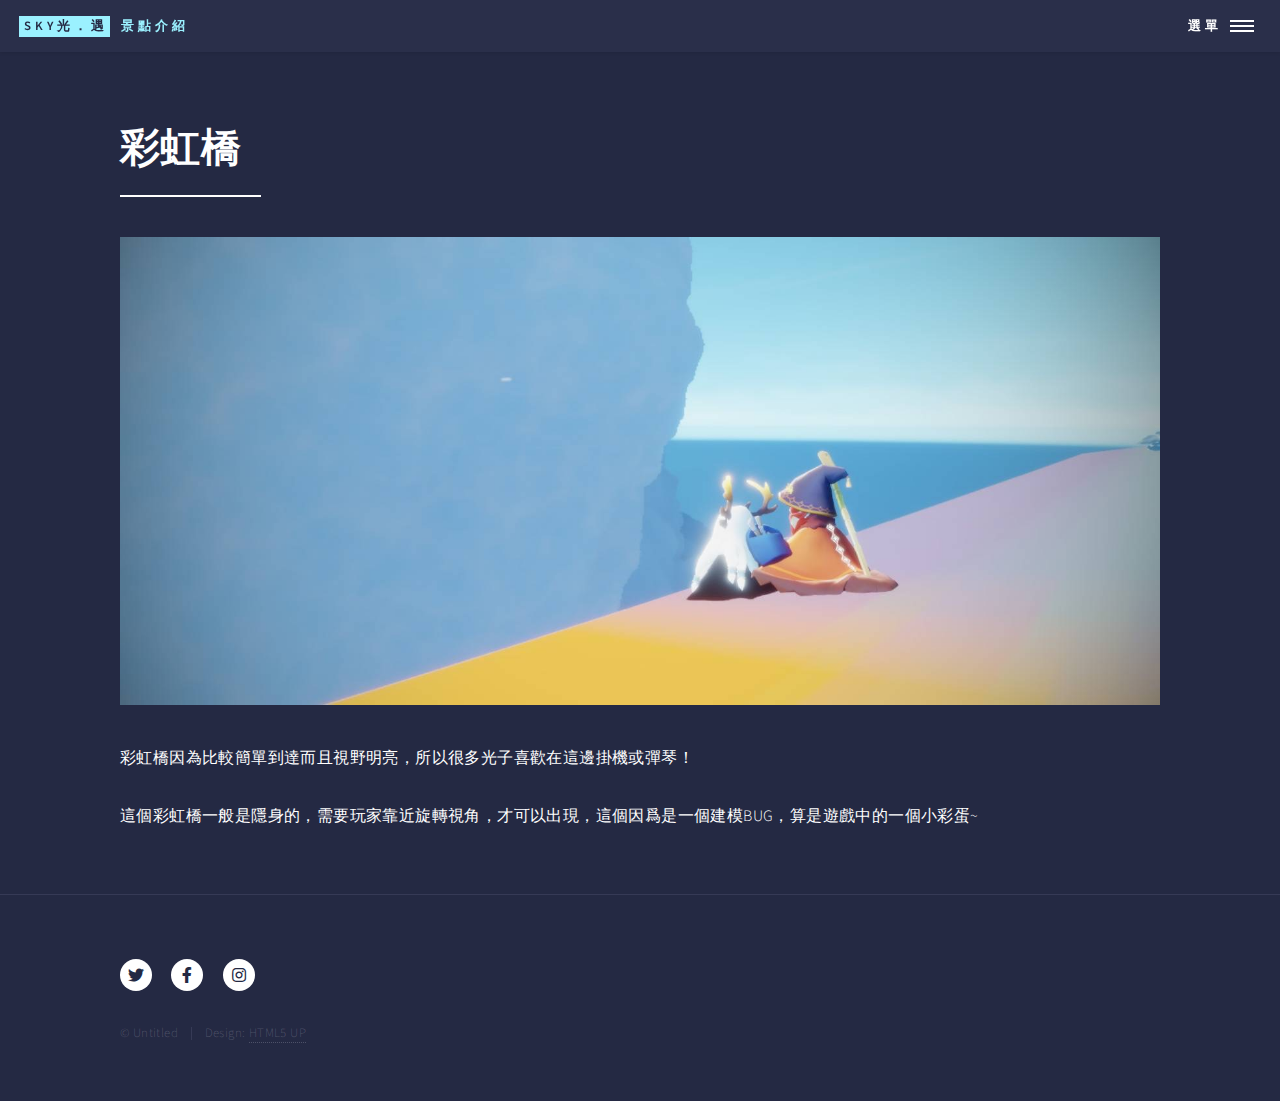
<file: html5up-forty-20220611T053052Z-001/html5up-forty/generic1.html>
<!DOCTYPE HTML>
<!--
	Forty by HTML5 UP
	html5up.net | @ajlkn
	Free for personal and commercial use under the CCA 3.0 license (html5up.net/license)
-->
<html>
	<head>
		<title>彩虹橋</title>
		<meta charset="utf-8" />
		<meta name="viewport" content="width=device-width, initial-scale=1, user-scalable=no" />
		<link rel="stylesheet" href="assets/css/main.css" />
		<noscript><link rel="stylesheet" href="assets/css/noscript.css" /></noscript>
	</head>
	<body class="is-preload">

		<!-- Wrapper -->
			<div id="wrapper">

				<!-- Header -->
					<header id="header">
						<a href="index.html" class="logo"><strong>Sky光．遇</strong> <span>景點介紹</span></a>
						<nav>
							<a href="#menu">選單</a>
						</nav>
					</header>

				<!-- Menu -->
				<nav id="menu">
					<ul class="links">
						<li><a href="index.html">首頁</a></li>
						<li><a href="landing.html">玻璃棧道</a></li>
						<li><a href="landing1.html">彩虹橋</a></li>
						<li><a href="landing2.html">梅花樁</a></li>
						<li><a href="landing3.html">水濂洞</a></li>
						<li><a href="landing4.html">千鳥城</a></li>
						<li><a href="landing5.html">朝陽山</a></li>
					</ul>
				</nav>

				<!-- Main -->
					<div id="main" class="alt">

						<!-- One -->
							<section id="one">
								<div class="inner">
									<header class="major">
										<h1>彩虹橋</h1>
									</header>
									<span class="image main"><img src="images/彩虹橋.jpeg" alt="" /></span>
									<p>彩虹橋因為比較簡單到達而且視野明亮，所以很多光子喜歡在這邊掛機或彈琴！</p>
									<p>	這個彩虹橋一般是隱身的，需要玩家靠近旋轉視角，才可以出現，這個因爲是一個建模BUG，算是遊戲中的一個小彩蛋~</p>
								</div>
							</section>

					</div>

			
				<!-- Footer -->
					<footer id="footer">
						<div class="inner">
							<ul class="icons">
								<li><a href="https://twitter.com/thatskygame" target="_blank" class="icon brands alt fa-twitter"><span class="label">Twitter</span></a></li>
								<li><a href="https://www.facebook.com/thatskygame/" target="_blank" class="icon brands alt fa-facebook-f"><span class="label">Facebook</span></a></li>
								<li><a href="https://www.instagram.com/thatskygame/" target="_blank" class="icon brands alt fa-instagram"><span class="label">Instagram</span></a></li>
							</ul>
							<ul class="copyright">
								<li>&copy; Untitled</li><li>Design: <a href="https://html5up.net" target="_blank">HTML5 UP</a></li>
							</ul>
						</div>
					</footer>

			</div>

		<!-- Scripts -->
			<script src="assets/js/jquery.min.js"></script>
			<script src="assets/js/jquery.scrolly.min.js"></script>
			<script src="assets/js/jquery.scrollex.min.js"></script>
			<script src="assets/js/browser.min.js"></script>
			<script src="assets/js/breakpoints.min.js"></script>
			<script src="assets/js/util.js"></script>
			<script src="assets/js/main.js"></script>

	</body>
</html>
</file>
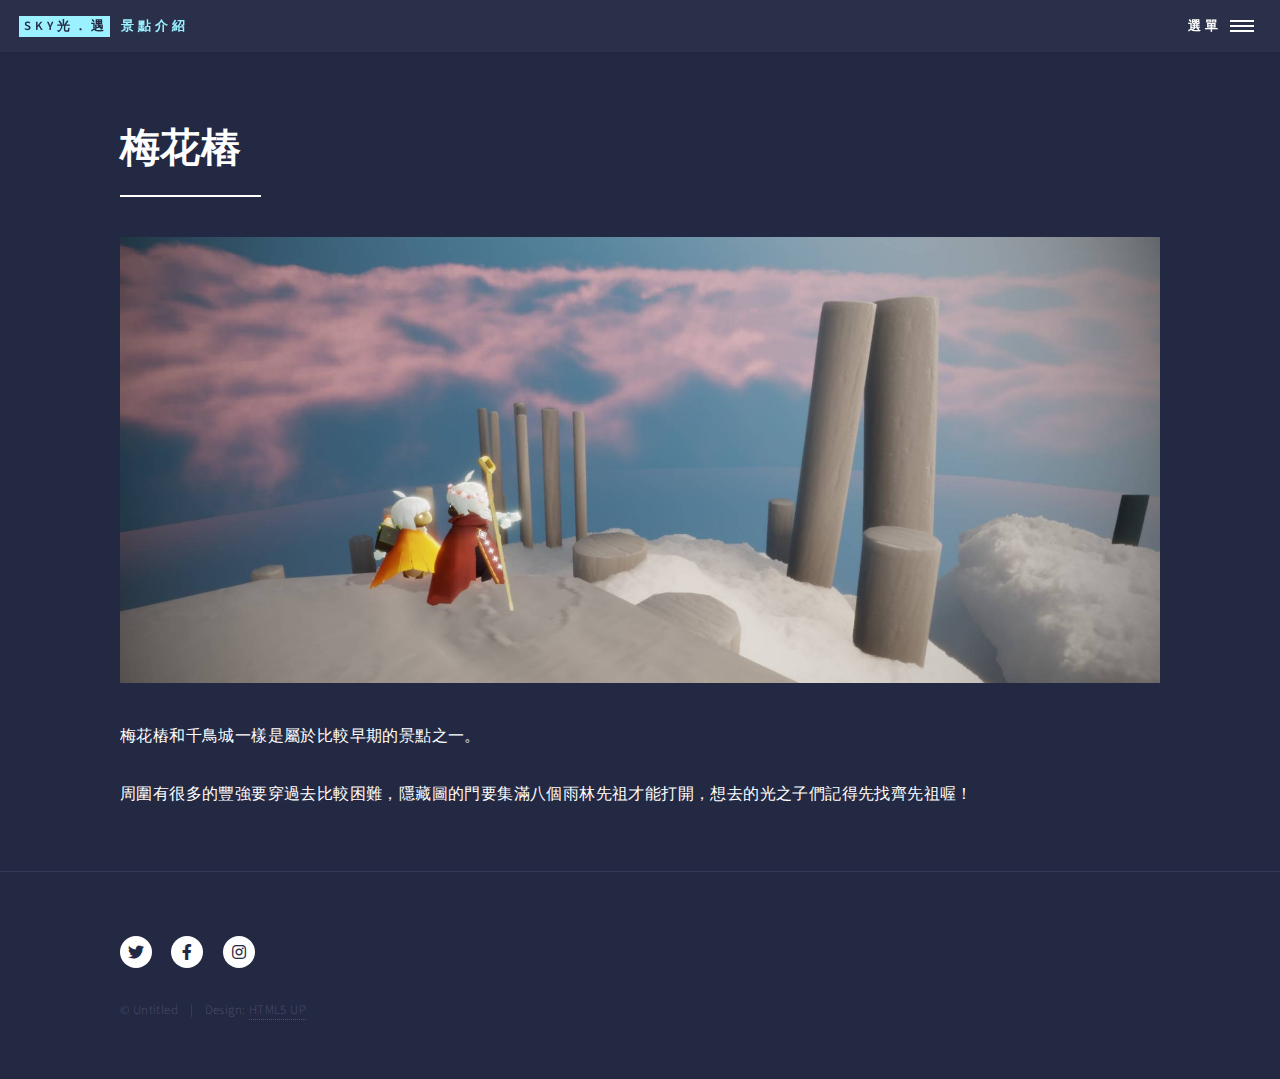
<file: html5up-forty-20220611T053052Z-001/html5up-forty/generic2.html>
<!DOCTYPE HTML>
<!--
	Forty by HTML5 UP
	html5up.net | @ajlkn
	Free for personal and commercial use under the CCA 3.0 license (html5up.net/license)
-->
<html>
	<head>
		<title>梅花樁</title>
		<meta charset="utf-8" />
		<meta name="viewport" content="width=device-width, initial-scale=1, user-scalable=no" />
		<link rel="stylesheet" href="assets/css/main.css" />
		<noscript><link rel="stylesheet" href="assets/css/noscript.css" /></noscript>
	</head>
	<body class="is-preload">

		<!-- Wrapper -->
			<div id="wrapper">

				<!-- Header -->
					<header id="header">
						<a href="index.html" class="logo"><strong>Sky光．遇</strong> <span>景點介紹</span></a>
						<nav>
							<a href="#menu">選單</a>
						</nav>
					</header>

				<!-- Menu -->
				<nav id="menu">
					<ul class="links">
						<li><a href="index.html">首頁</a></li>
						<li><a href="landing.html">玻璃棧道</a></li>
						<li><a href="landing1.html">彩虹橋</a></li>
						<li><a href="landing2.html">梅花樁</a></li>
						<li><a href="landing3.html">水濂洞</a></li>
						<li><a href="landing4.html">千鳥城</a></li>
						<li><a href="landing5.html">朝陽山</a></li>
					</ul>
				</nav>

				<!-- Main -->
					<div id="main" class="alt">

						<!-- One -->
							<section id="one">
								<div class="inner">
									<header class="major">
										<h1>梅花樁</h1>
									</header>
									<span class="image main"><img src="images/梅花樁.jpeg" alt="" /></span>
									<p>梅花樁和千鳥城一樣是屬於比較早期的景點之一。</p>
									<p>周圍有很多的豐強要穿過去比較困難，隱藏圖的門要集滿八個雨林先祖才能打開，想去的光之子們記得先找齊先祖喔！</p>
								</div>
							</section>

					</div>

			
				<!-- Footer -->
					<footer id="footer">
						<div class="inner">
							<ul class="icons">
								<li><a href="https://twitter.com/thatskygame" class="icon brands alt fa-twitter" target="_blank"><span class="label">Twitter</span></a></li>
								<li><a href="https://www.facebook.com/thatskygame/" class="icon brands alt fa-facebook-f" target="_blank"><span class="label">Facebook</span></a></li>
								<li><a href="https://www.instagram.com/thatskygame/" class="icon brands alt fa-instagram" target="_blank"><span class="label">Instagram</span></a></li>
							</ul>
							<ul class="copyright">
								<li>&copy; Untitled</li><li>Design: <a href="https://html5up.net" target="_blank">HTML5 UP</a></li>
							</ul>
						</div>
					</footer>

			</div>

		<!-- Scripts -->
			<script src="assets/js/jquery.min.js"></script>
			<script src="assets/js/jquery.scrolly.min.js"></script>
			<script src="assets/js/jquery.scrollex.min.js"></script>
			<script src="assets/js/browser.min.js"></script>
			<script src="assets/js/breakpoints.min.js"></script>
			<script src="assets/js/util.js"></script>
			<script src="assets/js/main.js"></script>

	</body>
</html>
</file>
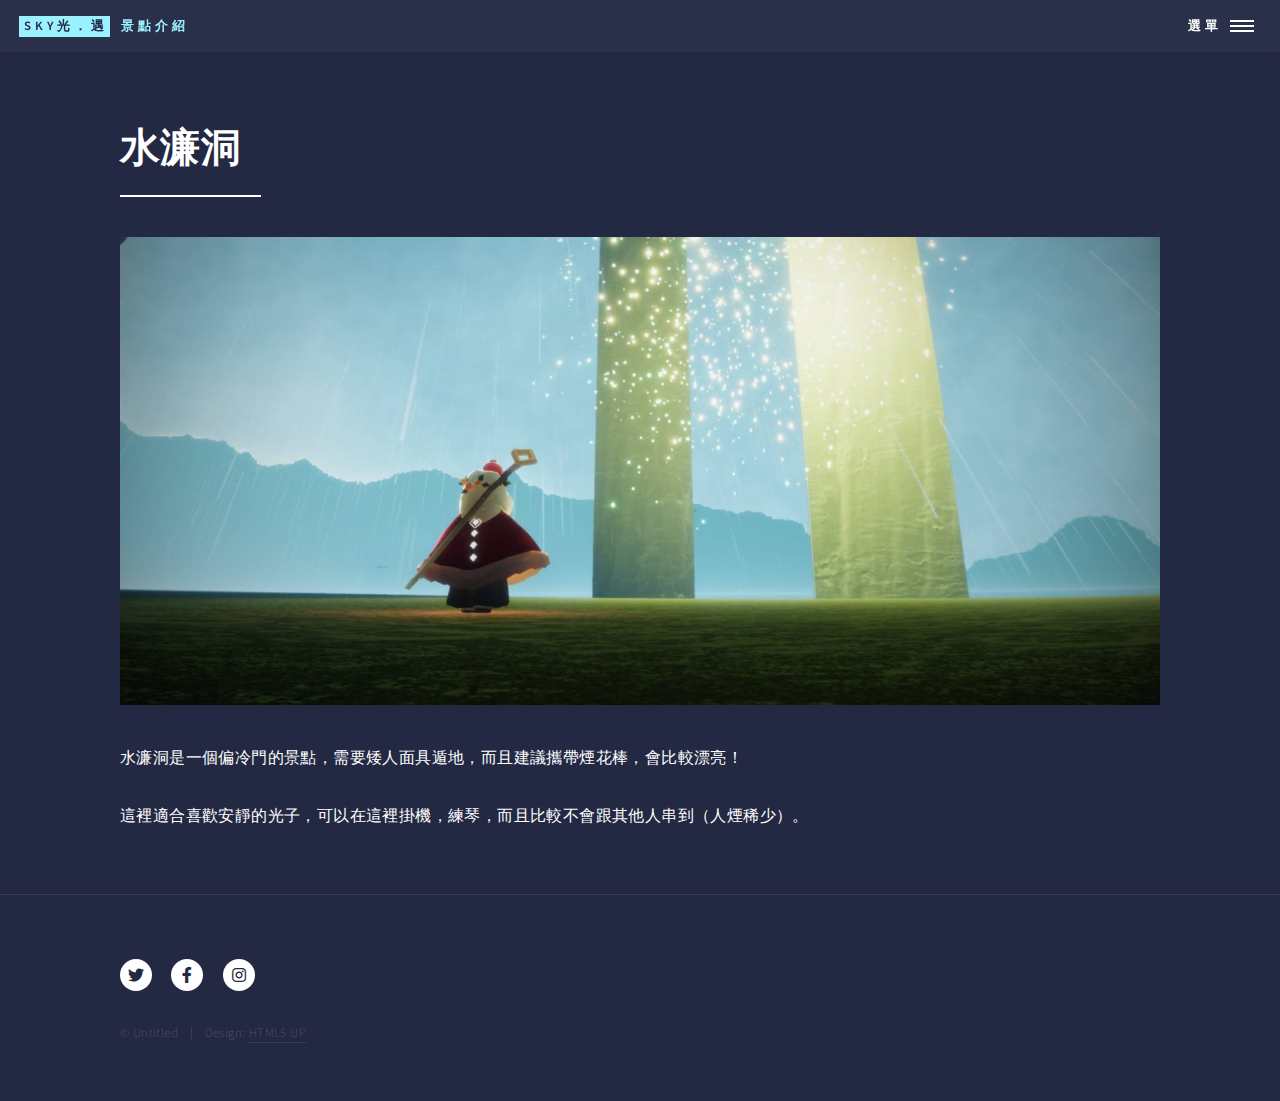
<file: html5up-forty-20220611T053052Z-001/html5up-forty/generic3.html>
<!DOCTYPE HTML>
<!--
	Forty by HTML5 UP
	html5up.net | @ajlkn
	Free for personal and commercial use under the CCA 3.0 license (html5up.net/license)
-->
<html>
	<head>
		<title>水濂洞</title>
		<meta charset="utf-8" />
		<meta name="viewport" content="width=device-width, initial-scale=1, user-scalable=no" />
		<link rel="stylesheet" href="assets/css/main.css" />
		<noscript><link rel="stylesheet" href="assets/css/noscript.css" /></noscript>
	</head>
	<body class="is-preload">

		<!-- Wrapper -->
			<div id="wrapper">

				<!-- Header -->
					<header id="header">
						<a href="index.html" class="logo"><strong>Sky光．遇</strong> <span>景點介紹</span></a>
						<nav>
							<a href="#menu">選單</a>
						</nav>
					</header>

				<!-- Menu -->
				<nav id="menu">
					<ul class="links">
						<li><a href="index.html">首頁</a></li>
						<li><a href="landing.html">玻璃棧道</a></li>
						<li><a href="landing1.html">彩虹橋</a></li>
						<li><a href="landing2.html">梅花樁</a></li>
						<li><a href="landing3.html">水濂洞</a></li>
						<li><a href="landing4.html">千鳥城</a></li>
						<li><a href="landing5.html">朝陽山</a></li>
					</ul>
				</nav>

				<!-- Main -->
					<div id="main" class="alt">

						<!-- One -->
							<section id="one">
								<div class="inner">
									<header class="major">
										<h1>水濂洞</h1>
									</header>
									<span class="image main"><img src="images/水濂洞.jpeg" alt="" /></span>
									<p>水濂洞是一個偏冷門的景點，需要矮人面具遁地，而且建議攜帶煙花棒，會比較漂亮！</p>
									<p>這裡適合喜歡安靜的光子，可以在這裡掛機，練琴，而且比較不會跟其他人串到（人煙稀少）。</p>
								</div>
							</section>

					</div>

			
				<!-- Footer -->
				<footer id="footer">
					<div class="inner">
						<ul class="icons">
							<li><a href="https://twitter.com/thatskygame" class="icon brands alt fa-twitter" target="_blank"><span class="label">Twitter</span></a></li>
							<li><a href="https://www.facebook.com/thatskygame/" class="icon brands alt fa-facebook-f" target="_blank"><span class="label">Facebook</span></a></li>
							<li><a href="https://www.instagram.com/thatskygame/" class="icon brands alt fa-instagram" target="_blank"><span class="label">Instagram</span></a></li>
						</ul>
						<ul class="copyright">
							<li>&copy; Untitled</li><li>Design: <a href="https://html5up.net" target="_blank">HTML5 UP</a></li>
						</ul>
					</div>
				</footer>

			</div>

		<!-- Scripts -->
			<script src="assets/js/jquery.min.js"></script>
			<script src="assets/js/jquery.scrolly.min.js"></script>
			<script src="assets/js/jquery.scrollex.min.js"></script>
			<script src="assets/js/browser.min.js"></script>
			<script src="assets/js/breakpoints.min.js"></script>
			<script src="assets/js/util.js"></script>
			<script src="assets/js/main.js"></script>

	</body>
</html>
</file>
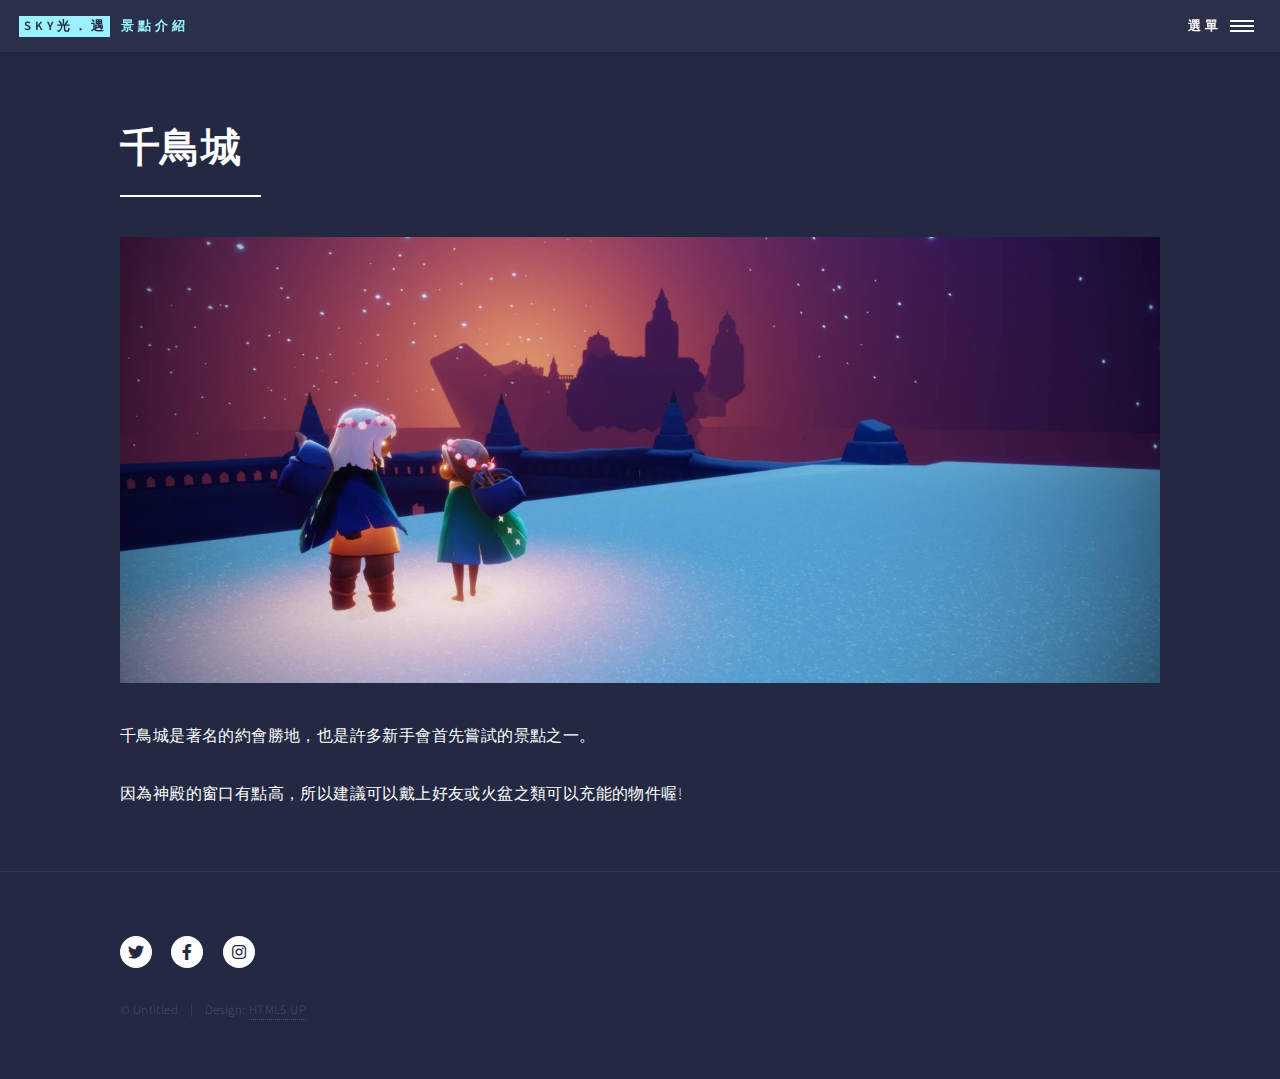
<file: html5up-forty-20220611T053052Z-001/html5up-forty/generic4.html>
<!DOCTYPE HTML>
<!--
	Forty by HTML5 UP
	html5up.net | @ajlkn
	Free for personal and commercial use under the CCA 3.0 license (html5up.net/license)
-->
<html>
	<head>
		<title>千鳥城</title>
		<meta charset="utf-8" />
		<meta name="viewport" content="width=device-width, initial-scale=1, user-scalable=no" />
		<link rel="stylesheet" href="assets/css/main.css" />
		<noscript><link rel="stylesheet" href="assets/css/noscript.css" /></noscript>
	</head>
	<body class="is-preload">

		<!-- Wrapper -->
			<div id="wrapper">

				<!-- Header -->
					<header id="header">
						<a href="index.html" class="logo"><strong>Sky光．遇</strong> <span>景點介紹</span></a>
						<nav>
							<a href="#menu">選單</a>
						</nav>
					</header>

				<!-- Menu -->
				<nav id="menu">
					<ul class="links">
						<li><a href="index.html">首頁</a></li>
						<li><a href="landing.html">玻璃棧道</a></li>
						<li><a href="landing1.html">彩虹橋</a></li>
						<li><a href="landing2.html">梅花樁</a></li>
						<li><a href="landing3.html">水濂洞</a></li>
						<li><a href="landing4.html">千鳥城</a></li>
						<li><a href="landing5.html">朝陽山</a></li>
					</ul>
				</nav>

				<!-- Main -->
					<div id="main" class="alt">

						<!-- One -->
							<section id="one">
								<div class="inner">
									<header class="major">
										<h1>千鳥城</h1>
									</header>
									<span class="image main"><img src="images/千鳥城.jpeg" alt="" /></span>
									<p>千鳥城是著名的約會勝地，也是許多新手會首先嘗試的景點之一。</p>
									<p>因為神殿的窗口有點高，所以建議可以戴上好友或火盆之類可以充能的物件喔!</p>
								</div>
							</section>

					</div>

			
				<!-- Footer -->
				<footer id="footer">
					<div class="inner">
						<ul class="icons">
							<li><a href="https://twitter.com/thatskygame" class="icon brands alt fa-twitter" target="_blank"><span class="label">Twitter</span></a></li>
							<li><a href="https://www.facebook.com/thatskygame/" class="icon brands alt fa-facebook-f" target="_blank"><span class="label">Facebook</span></a></li>
							<li><a href="https://www.instagram.com/thatskygame/" class="icon brands alt fa-instagram" target="_blank"><span class="label">Instagram</span></a></li>
						</ul>
						<ul class="copyright">
							<li>&copy; Untitled</li><li>Design: <a href="https://html5up.net" target="_blank">HTML5 UP</a></li>
						</ul>
					</div>
				</footer>

			</div>

		<!-- Scripts -->
			<script src="assets/js/jquery.min.js"></script>
			<script src="assets/js/jquery.scrolly.min.js"></script>
			<script src="assets/js/jquery.scrollex.min.js"></script>
			<script src="assets/js/browser.min.js"></script>
			<script src="assets/js/breakpoints.min.js"></script>
			<script src="assets/js/util.js"></script>
			<script src="assets/js/main.js"></script>

	</body>
</html>
</file>
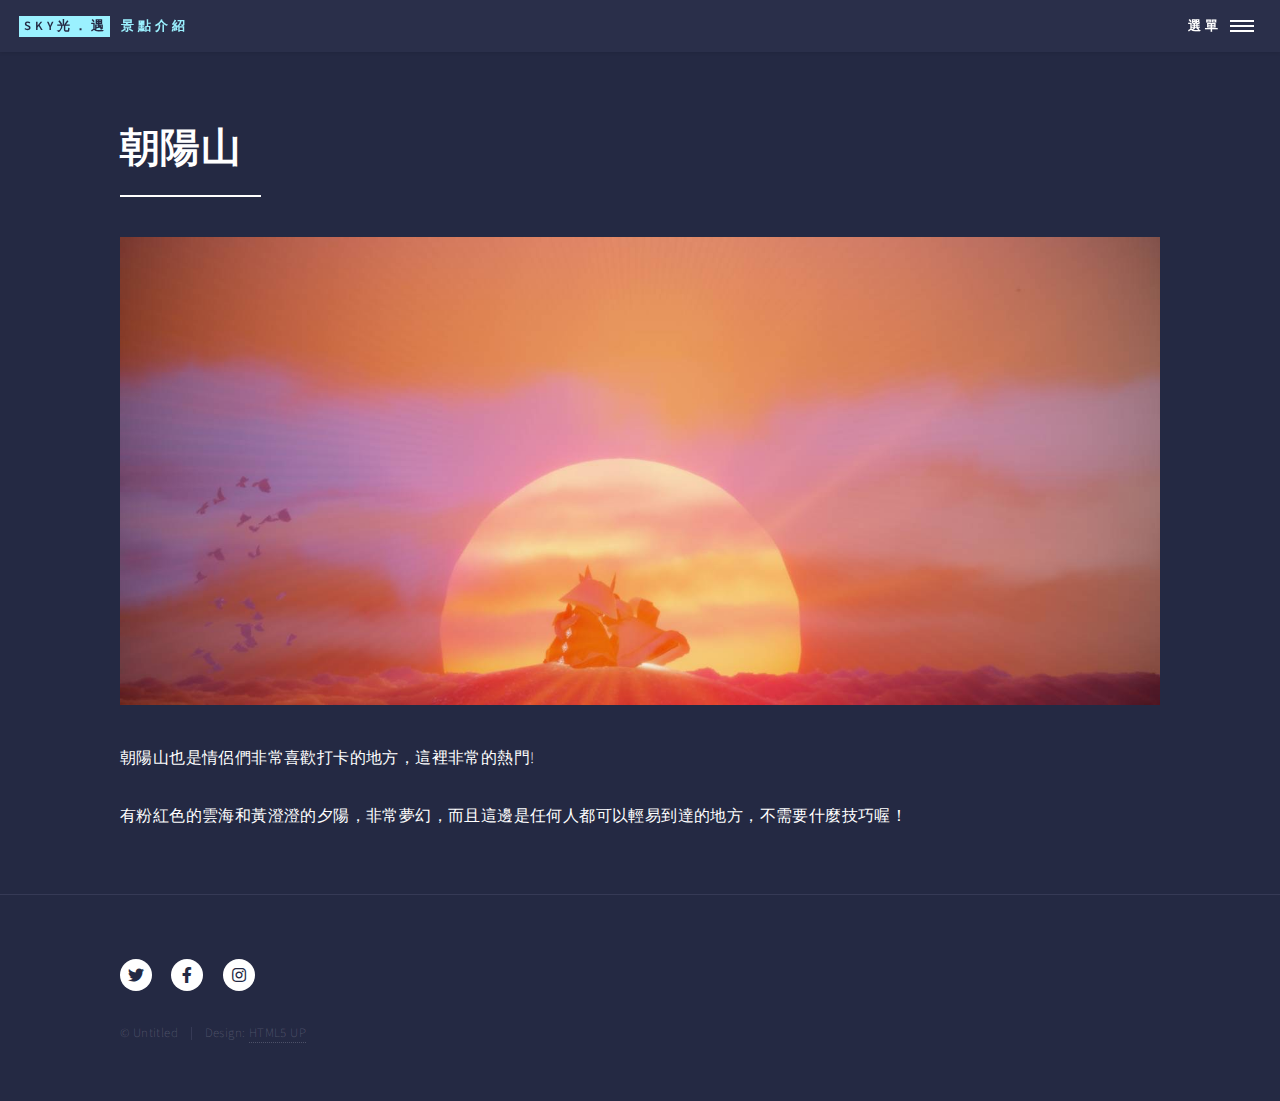
<file: html5up-forty-20220611T053052Z-001/html5up-forty/generic5.html>
<!DOCTYPE HTML>
<!--
	Forty by HTML5 UP
	html5up.net | @ajlkn
	Free for personal and commercial use under the CCA 3.0 license (html5up.net/license)
-->
<html>
	<head>
		<title>朝陽山</title>
		<meta charset="utf-8" />
		<meta name="viewport" content="width=device-width, initial-scale=1, user-scalable=no" />
		<link rel="stylesheet" href="assets/css/main.css" />
		<noscript><link rel="stylesheet" href="assets/css/noscript.css" /></noscript>
	</head>
	<body class="is-preload">

		<!-- Wrapper -->
			<div id="wrapper">

				<!-- Header -->
					<header id="header">
						<a href="index.html" class="logo"><strong>Sky光．遇</strong> <span>景點介紹</span></a>
						<nav>
							<a href="#menu">選單</a>
						</nav>
					</header>

				<!-- Menu -->
				<nav id="menu">
					<ul class="links">
						<li><a href="index.html">首頁</a></li>
						<li><a href="landing.html">玻璃棧道</a></li>
						<li><a href="landing1.html">彩虹橋</a></li>
						<li><a href="landing2.html">梅花樁</a></li>
						<li><a href="landing3.html">水濂洞</a></li>
						<li><a href="landing4.html">千鳥城</a></li>
						<li><a href="landing5.html">朝陽山</a></li>
					</ul>
				</nav>

				<!-- Main -->
					<div id="main" class="alt">

						<!-- One -->
							<section id="one">
								<div class="inner">
									<header class="major">
										<h1>朝陽山</h1>
									</header>
									<span class="image main"><img src="images/朝陽山.jpeg" alt="" /></span>
									<p>朝陽山也是情侶們非常喜歡打卡的地方，這裡非常的熱門!</p>
									<p>	有粉紅色的雲海和黃澄澄的夕陽，非常夢幻，而且這邊是任何人都可以輕易到達的地方，不需要什麼技巧喔！</p>
								</div>
							</section>

					</div>

			
				<!-- Footer -->
				<footer id="footer">
					<div class="inner">
						<ul class="icons">
							<li><a href="https://twitter.com/thatskygame" class="icon brands alt fa-twitter" target="_blank"><span class="label">Twitter</span></a></li>
							<li><a href="https://www.facebook.com/thatskygame/" class="icon brands alt fa-facebook-f" target="_blank"><span class="label">Facebook</span></a></li>
							<li><a href="https://www.instagram.com/thatskygame/" class="icon brands alt fa-instagram" target="_blank"><span class="label">Instagram</span></a></li>
						</ul>
						<ul class="copyright">
							<li>&copy; Untitled</li><li>Design: <a href="https://html5up.net" target="_blank">HTML5 UP</a></li>
						</ul>
					</div>
				</footer>

			</div>

		<!-- Scripts -->
			<script src="assets/js/jquery.min.js"></script>
			<script src="assets/js/jquery.scrolly.min.js"></script>
			<script src="assets/js/jquery.scrollex.min.js"></script>
			<script src="assets/js/browser.min.js"></script>
			<script src="assets/js/breakpoints.min.js"></script>
			<script src="assets/js/util.js"></script>
			<script src="assets/js/main.js"></script>

	</body>
</html>
</file>
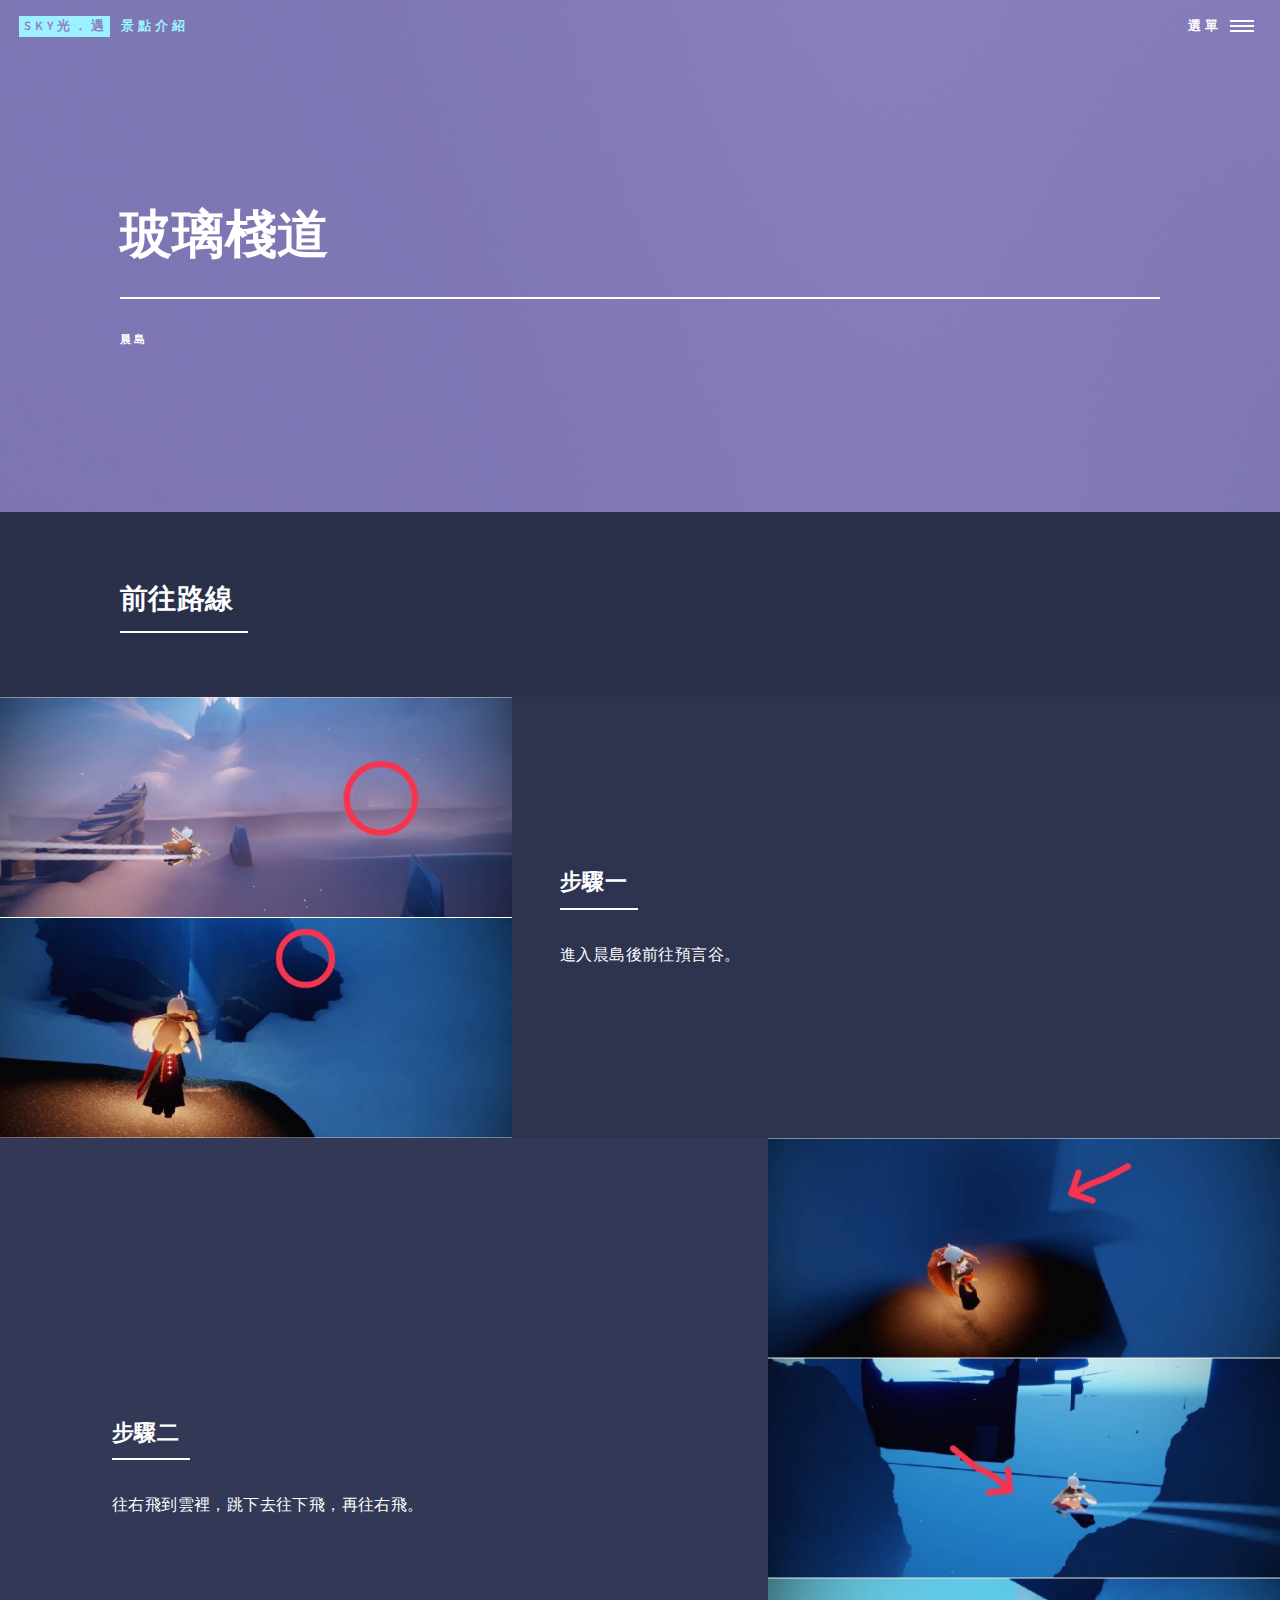
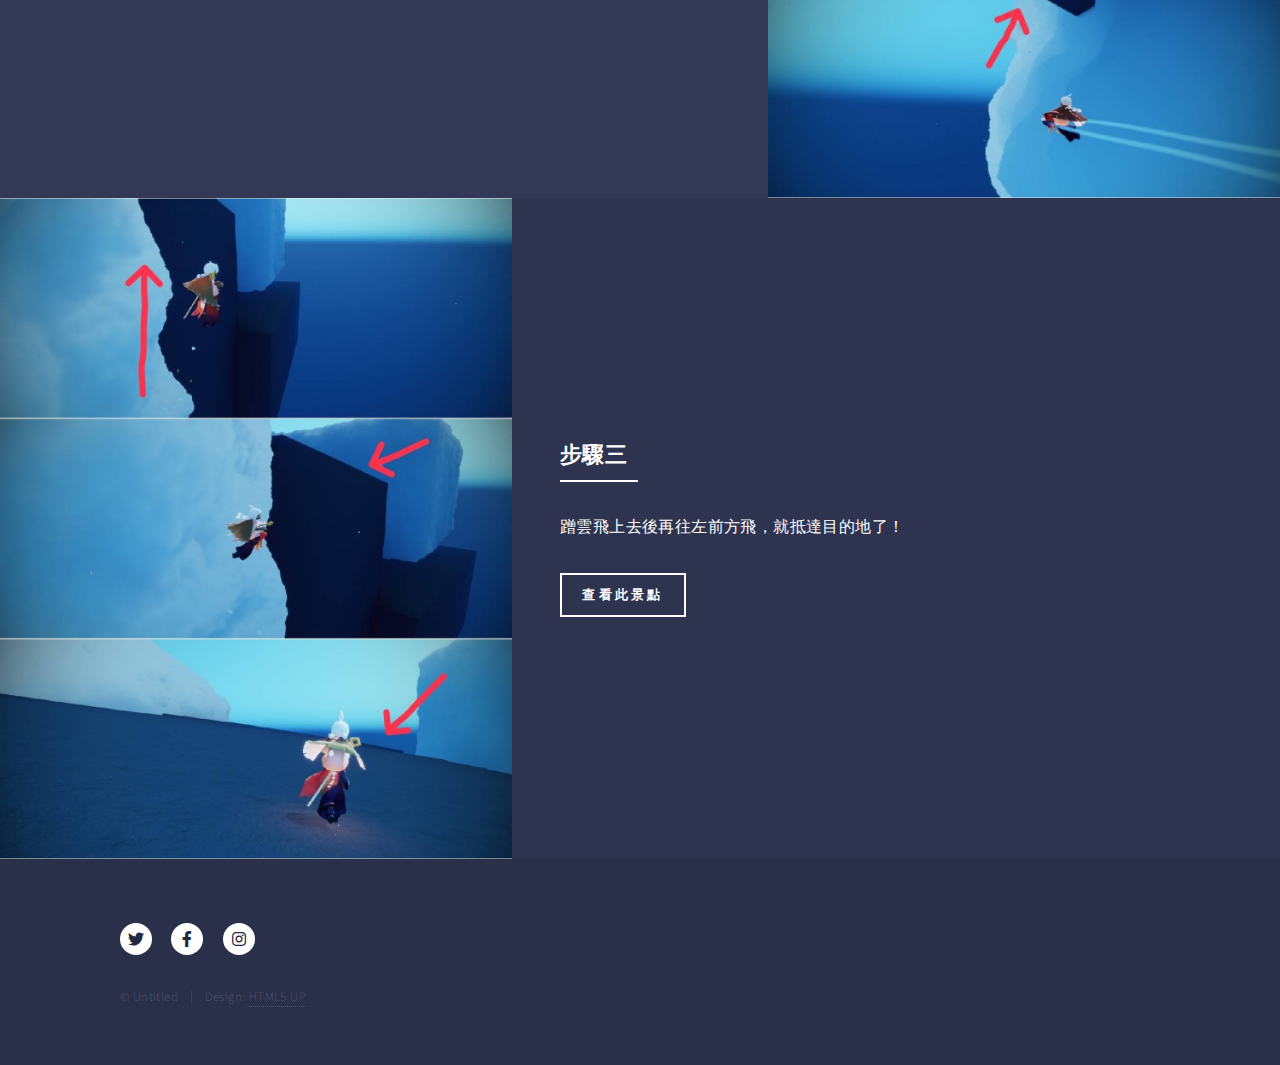
<file: html5up-forty-20220611T053052Z-001/html5up-forty/landing.html>
<!DOCTYPE HTML>
<!--
	Forty by HTML5 UP
	html5up.net | @ajlkn
	Free for personal and commercial use under the CCA 3.0 license (html5up.net/license)
-->
<html>
	<head>
		<title>玻璃棧道</title>
		<meta charset="utf-8" />
		<meta name="viewport" content="width=device-width, initial-scale=1, user-scalable=no" />
		<link rel="stylesheet" href="assets/css/main.css" />
		<noscript><link rel="stylesheet" href="assets/css/noscript.css" /></noscript>
	</head>
	<body class="is-preload">

		<!-- Wrapper -->
			<div id="wrapper">

				<!-- Header -->
				<!-- Note: The "styleN" class below should match that of the banner element. -->
					<header id="header" class="alt style2">
						<a href="index.html" class="logo"><strong>Sky光．遇</strong>  <span>景點介紹</span></a>
						<nav>
							<a href="#menu">選單</a>
						</nav>
					</header>

				<!-- Menu -->
					<nav id="menu">
						<ul class="links">
							<li><a href="index.html">首頁</a></li>
							<li><a href="landing.html">玻璃棧道</a></li>
							<li><a href="landing1.html">彩虹橋</a></li>
							<li><a href="landing2.html">梅花樁</a></li>
							<li><a href="landing3.html">水濂洞</a></li>
							<li><a href="landing4.html">千鳥城</a></li>
							<li><a href="landing5.html">朝陽山</a></li>
						</ul>
						
					</nav>

				<!-- Banner -->
				<!-- Note: The "styleN" class below should match that of the header element. -->
					<section id="banner" class="style2">
						<div class="inner">
							<span class="image">
								<img src="images/pic07.jpg" alt="" />
							</span>
							<header class="major">
								<h1>玻璃棧道</h1>
							</header>
							<div class="content">
								<p>晨島</p>
							</div>
						</div>
					</section>

				<!-- Main -->
					<div id="main">
						<!-- One -->
						<section id="one">
							<div class="inner">
								<header class="major">
									<h2>前往路線</h2>
								</header>
							
							</div>
						</section>
						<!-- Two -->
							<section id="two" class="spotlights">
								<section>
									
									<img src="images/玻1.jpeg" width="40%" alt="" data-position="center center" />
									
									<div class="content">
										<div class="inner">
											<header class="major">
												<h3>步驟一</h3>
											</header>
											<p>進入晨島後前往預言谷。</p>
											
										</div>
									</div>
								</section>
								<section>
									
									<img src="images/玻2.jpeg" width="40%" alt="" data-position="top center" />
								
									<div class="content">
										<div class="inner">
											<header class="major">
												<h3>步驟二</h3>
											</header>
											<p>往右飛到雲裡，跳下去往下飛，再往右飛。</p>
											
										</div>
									</div>
								</section>
								<section>
									
									<img src="images/玻3.jpeg" width="40%" alt="" data-position="25% 25%" />
									
									<div class="content">
										<div class="inner">
											<header class="major">
												<h3>步驟三</h3>
											</header>
											<p>蹭雲飛上去後再往左前方飛，就抵達目的地了！</p>
											<ul class="actions">
												<li><a href="generic.html" class="button">查看此景點</a></li>
											</ul>
										</div>
									</div>
								</section>
							</section>

						

				

				<!-- Footer -->
				<footer id="footer">
					<div class="inner">
						<ul class="icons">
							<li><a href="https://twitter.com/thatskygame" class="icon brands alt fa-twitter" target="_blank"><span class="label">Twitter</span></a></li>
							<li><a href="https://www.facebook.com/thatskygame/" class="icon brands alt fa-facebook-f" target="_blank"><span class="label">Facebook</span></a></li>
							<li><a href="https://www.instagram.com/thatskygame/" class="icon brands alt fa-instagram" target="_blank"><span class="label">Instagram</span></a></li>
						</ul>
						<ul class="copyright">
							<li>&copy; Untitled</li><li>Design: <a href="https://html5up.net" target="_blank">HTML5 UP</a></li>
						</ul>
					</div>
				</footer>

			</div>

		<!-- Scripts -->
			<script src="assets/js/jquery.min.js"></script>
			<script src="assets/js/jquery.scrolly.min.js"></script>
			<script src="assets/js/jquery.scrollex.min.js"></script>
			<script src="assets/js/browser.min.js"></script>
			<script src="assets/js/breakpoints.min.js"></script>
			<script src="assets/js/util.js"></script>
			<script src="assets/js/main.js"></script>

	</body>
</html>
</file>
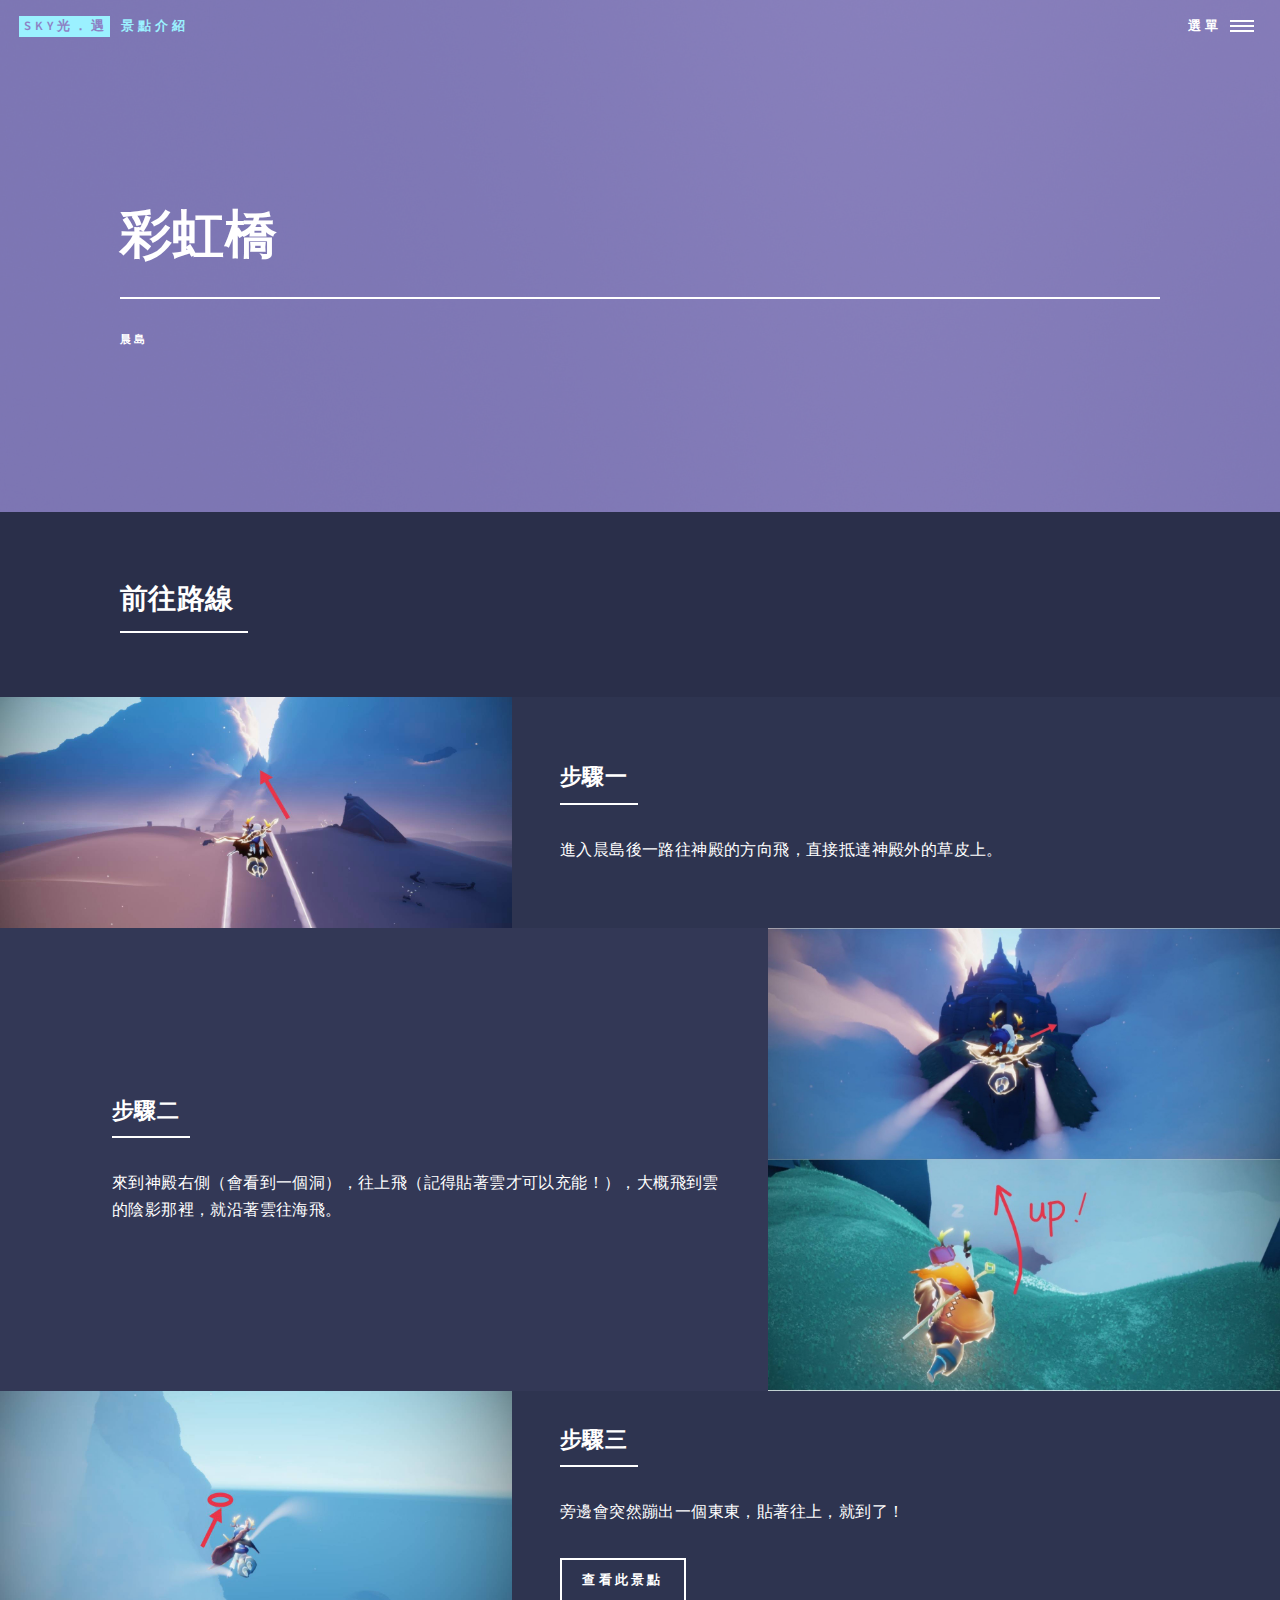
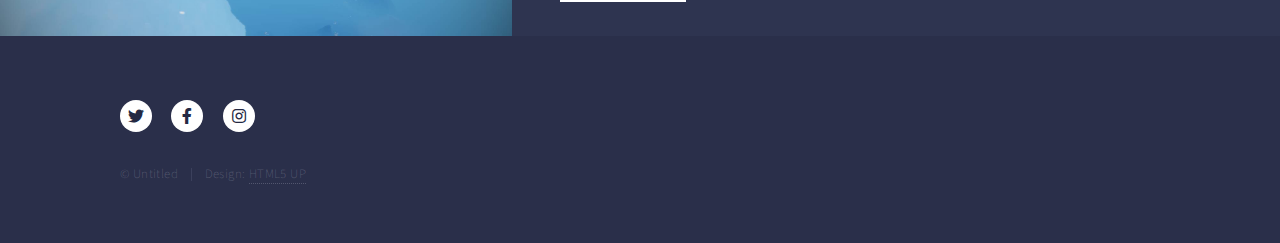
<file: html5up-forty-20220611T053052Z-001/html5up-forty/landing1.html>
<!DOCTYPE HTML>
<!--
	Forty by HTML5 UP
	html5up.net | @ajlkn
	Free for personal and commercial use under the CCA 3.0 license (html5up.net/license)
-->
<html>
	<head>
		<title>彩虹橋</title>
		<meta charset="utf-8" />
		<meta name="viewport" content="width=device-width, initial-scale=1, user-scalable=no" />
		<link rel="stylesheet" href="assets/css/main.css" />
		<noscript><link rel="stylesheet" href="assets/css/noscript.css" /></noscript>
	</head>
	<body class="is-preload">

		<!-- Wrapper -->
			<div id="wrapper">

				<!-- Header -->
				<!-- Note: The "styleN" class below should match that of the banner element. -->
					<header id="header" class="alt style2">
						<a href="index.html" class="logo"><strong>Sky光．遇</strong>  <span>景點介紹</span></a>
						<nav>
							<a href="#menu">選單</a>
						</nav>
					</header>

				<!-- Menu -->
					<nav id="menu">
						<ul class="links">
							<li><a href="index.html">首頁</a></li>
							<li><a href="landing.html">玻璃棧道</a></li>
							<li><a href="landing1.html">彩虹橋</a></li>
							<li><a href="landing2.html">梅花樁</a></li>
							<li><a href="landing3.html">水濂洞</a></li>
							<li><a href="landing4.html">千鳥城</a></li>
							<li><a href="landing5.html">朝陽山</a></li>
						</ul>
						
					</nav>

				<!-- Banner -->
				<!-- Note: The "styleN" class below should match that of the header element. -->
					<section id="banner" class="style2">
						<div class="inner">
							<span class="image">
								<img src="images/pic07.jpg" alt="" />
							</span>
							<header class="major">
								<h1>彩虹橋</h1>
							</header>
							<div class="content">
								<p>晨島</p>
							</div>
						</div>
					</section>

				<!-- Main -->
					<div id="main">

					<!-- One -->
						<section id="one">
							<div class="inner">
								<header class="major">
									<h2>前往路線</h2>
								</header>
							
							</div>
						</section>

						<!-- Two -->
							<section id="two" class="spotlights">
								<section>
									
									<img src="images/彩1.jpeg" width="40%"  alt="" data-position="center center" />
								
									<div class="content">
										<div class="inner">
											<header class="major">
												<h3>步驟一</h3>
											</header>
											<p>進入晨島後一路往神殿的方向飛，直接抵達神殿外的草皮上。</p>
											
										</div>
									</div>
								</section>
								<section>
									
									<img src="images/彩2.jpeg" width="40%" alt="" data-position="top center" />
									
									<div class="content">
										<div class="inner">
											<header class="major">
												<h3>步驟二</h3>
											</header>
											<p>來到神殿右側（會看到一個洞），往上飛（記得貼著雲才可以充能！），大概飛到雲的陰影那裡，就沿著雲往海飛。</p>
											
										</div>
									</div>
								</section>
								<section>

									<img src="images/彩3.jpeg" width="40%" alt="" data-position="25% 25%" />
								
									<div class="content">
										<div class="inner">
											<header class="major">
												<h3>步驟三</h3>
											</header>
											<p>旁邊會突然蹦出一個東東，貼著往上，就到了！</p>
											<ul class="actions">
												<li><a href="generic1.html" class="button">查看此景點</a></li>
											</ul>
										</div>
									</div>

									
								</section>
							</section>

						

				
				<!-- Footer -->
				<footer id="footer">
					<div class="inner">
						<ul class="icons">
							<li><a href="https://twitter.com/thatskygame" class="icon brands alt fa-twitter" target="_blank"><span class="label">Twitter</span></a></li>
							<li><a href="https://www.facebook.com/thatskygame/" class="icon brands alt fa-facebook-f" target="_blank"><span class="label">Facebook</span></a></li>
							<li><a href="https://www.instagram.com/thatskygame/" class="icon brands alt fa-instagram" target="_blank"><span class="label">Instagram</span></a></li>
						</ul>
						<ul class="copyright">
							<li>&copy; Untitled</li><li>Design: <a href="https://html5up.net" target="_blank">HTML5 UP</a></li>
						</ul>
					</div>
				</footer>

			</div>

		<!-- Scripts -->
			<script src="assets/js/jquery.min.js"></script>
			<script src="assets/js/jquery.scrolly.min.js"></script>
			<script src="assets/js/jquery.scrollex.min.js"></script>
			<script src="assets/js/browser.min.js"></script>
			<script src="assets/js/breakpoints.min.js"></script>
			<script src="assets/js/util.js"></script>
			<script src="assets/js/main.js"></script>

	</body>
</html>
</file>
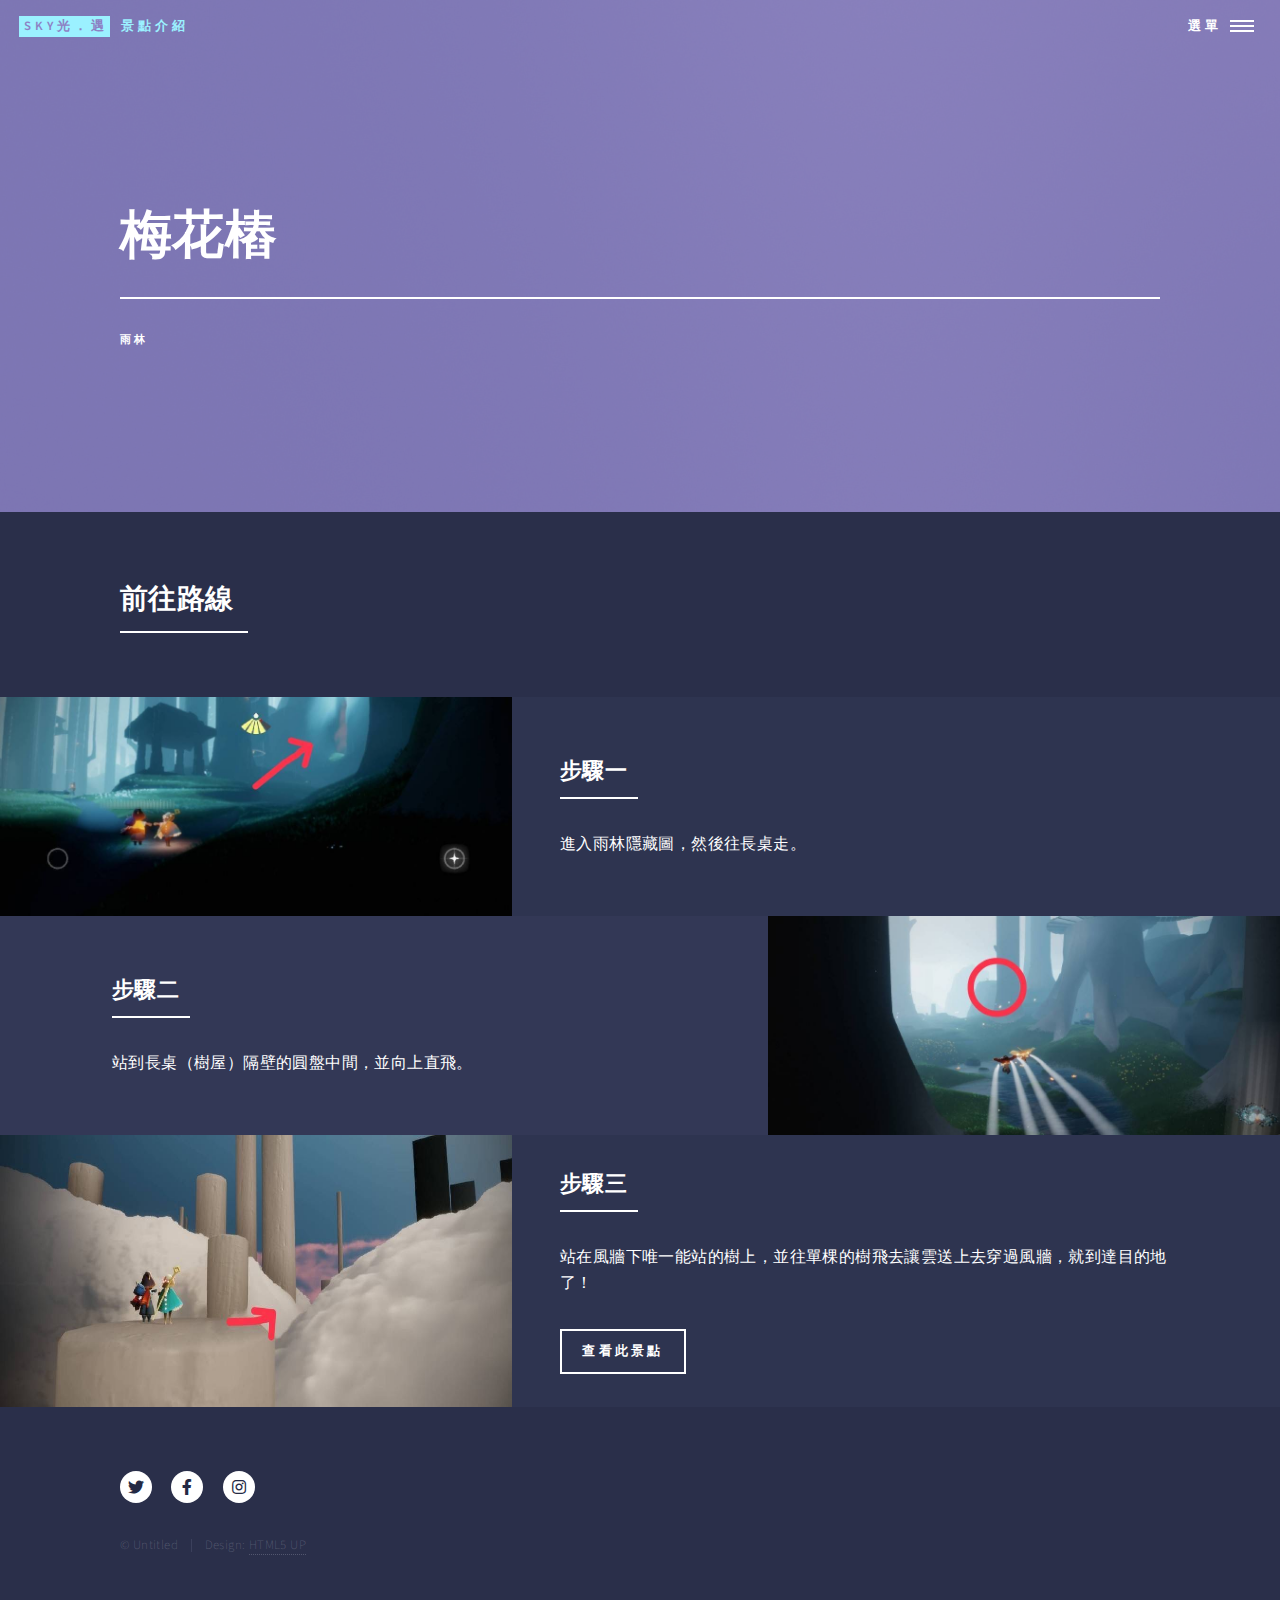
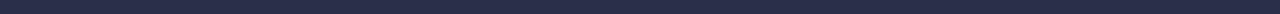
<file: html5up-forty-20220611T053052Z-001/html5up-forty/landing2.html>
<!DOCTYPE HTML>
<!--
	Forty by HTML5 UP
	html5up.net | @ajlkn
	Free for personal and commercial use under the CCA 3.0 license (html5up.net/license)
-->
<html>
	<head>
		<title>梅花樁</title>
		<meta charset="utf-8" />
		<meta name="viewport" content="width=device-width, initial-scale=1, user-scalable=no" />
		<link rel="stylesheet" href="assets/css/main.css" />
		<noscript><link rel="stylesheet" href="assets/css/noscript.css" /></noscript>
	</head>
	<body class="is-preload">

		<!-- Wrapper -->
			<div id="wrapper">

				<!-- Header -->
				<!-- Note: The "styleN" class below should match that of the banner element. -->
					<header id="header" class="alt style2">
						<a href="index.html" class="logo"><strong>Sky光．遇</strong>  <span>景點介紹</span></a>
						<nav>
							<a href="#menu">選單</a>
						</nav>
					</header>

				<!-- Menu -->
					<nav id="menu">
						<ul class="links">
							<li><a href="index.html">首頁</a></li>
							<li><a href="landing.html">玻璃棧道</a></li>
							<li><a href="landing1.html">彩虹橋</a></li>
							<li><a href="landing2.html">梅花樁</a></li>
							<li><a href="landing3.html">水濂洞</a></li>
							<li><a href="landing4.html">千鳥城</a></li>
							<li><a href="landing5.html">朝陽山</a></li>
						</ul>
						
					</nav>

				<!-- Banner -->
				<!-- Note: The "styleN" class below should match that of the header element. -->
					<section id="banner" class="style2">
						<div class="inner">
							<span class="image">
								<img src="images/pic07.jpg" alt="" />
							</span>
							<header class="major">
								<h1>梅花樁</h1>
							</header>
							<div class="content">
								<p>雨林</p>
							</div>
						</div>
					</section>

				<!-- Main -->
					<div id="main">

						<!-- One -->
							<section id="one">
								<div class="inner">
									<header class="major">
										<h2>前往路線</h2>
									</header>
								
								</div>
							</section>

						<!-- Two -->
							<section id="two" class="spotlights">
								<section>
									
									<img src="images/梅1.jpeg" width="40%" alt="" data-position="center center" />
									
									<div class="content">
										<div class="inner">
											<header class="major">
												<h3>步驟一</h3>
											</header>
											<p>進入雨林隱藏圖，然後往長桌走。</p>
											
										</div>
									</div>
								</section>
								<section>
									
									<img src="images/梅2.jpeg" width="40%" alt="" data-position="top center" />
									
									<div class="content">
										<div class="inner">
											<header class="major">
												<h3>步驟二</h3>
											</header>
											<p>站到長桌（樹屋）隔壁的圓盤中間，並向上直飛。</p>
											
										</div>
									</div>
								</section>
								<section>
									
									<img src="images/梅3.jpeg" width="40%" alt="" data-position="25% 25%" />
									
									<div class="content">
										<div class="inner">
											<header class="major">
												<h3>步驟三</h3>
											</header>
											<p>站在風牆下唯一能站的樹上，並往單棵的樹飛去讓雲送上去穿過風牆，就到達目的地了！</p>
											<ul class="actions">
												<li><a href="generic2.html" class="button">查看此景點</a></li>
											</ul>
										</div>
									</div>
								</section>
							</section>

						

				

				<!-- Footer -->
				<footer id="footer">
					<div class="inner">
						<ul class="icons">
							<li><a href="https://twitter.com/thatskygame" class="icon brands alt fa-twitter" target="_blank"><span class="label">Twitter</span></a></li>
							<li><a href="https://www.facebook.com/thatskygame/" class="icon brands alt fa-facebook-f" target="_blank"><span class="label">Facebook</span></a></li>
							<li><a href="https://www.instagram.com/thatskygame/" class="icon brands alt fa-instagram" target="_blank"><span class="label">Instagram</span></a></li>
						</ul>
						<ul class="copyright">
							<li>&copy; Untitled</li><li>Design: <a href="https://html5up.net" target="_blank">HTML5 UP</a></li>
						</ul>
					</div>
				</footer>

			</div>

		<!-- Scripts -->
			<script src="assets/js/jquery.min.js"></script>
			<script src="assets/js/jquery.scrolly.min.js"></script>
			<script src="assets/js/jquery.scrollex.min.js"></script>
			<script src="assets/js/browser.min.js"></script>
			<script src="assets/js/breakpoints.min.js"></script>
			<script src="assets/js/util.js"></script>
			<script src="assets/js/main.js"></script>

	</body>
</html>
</file>
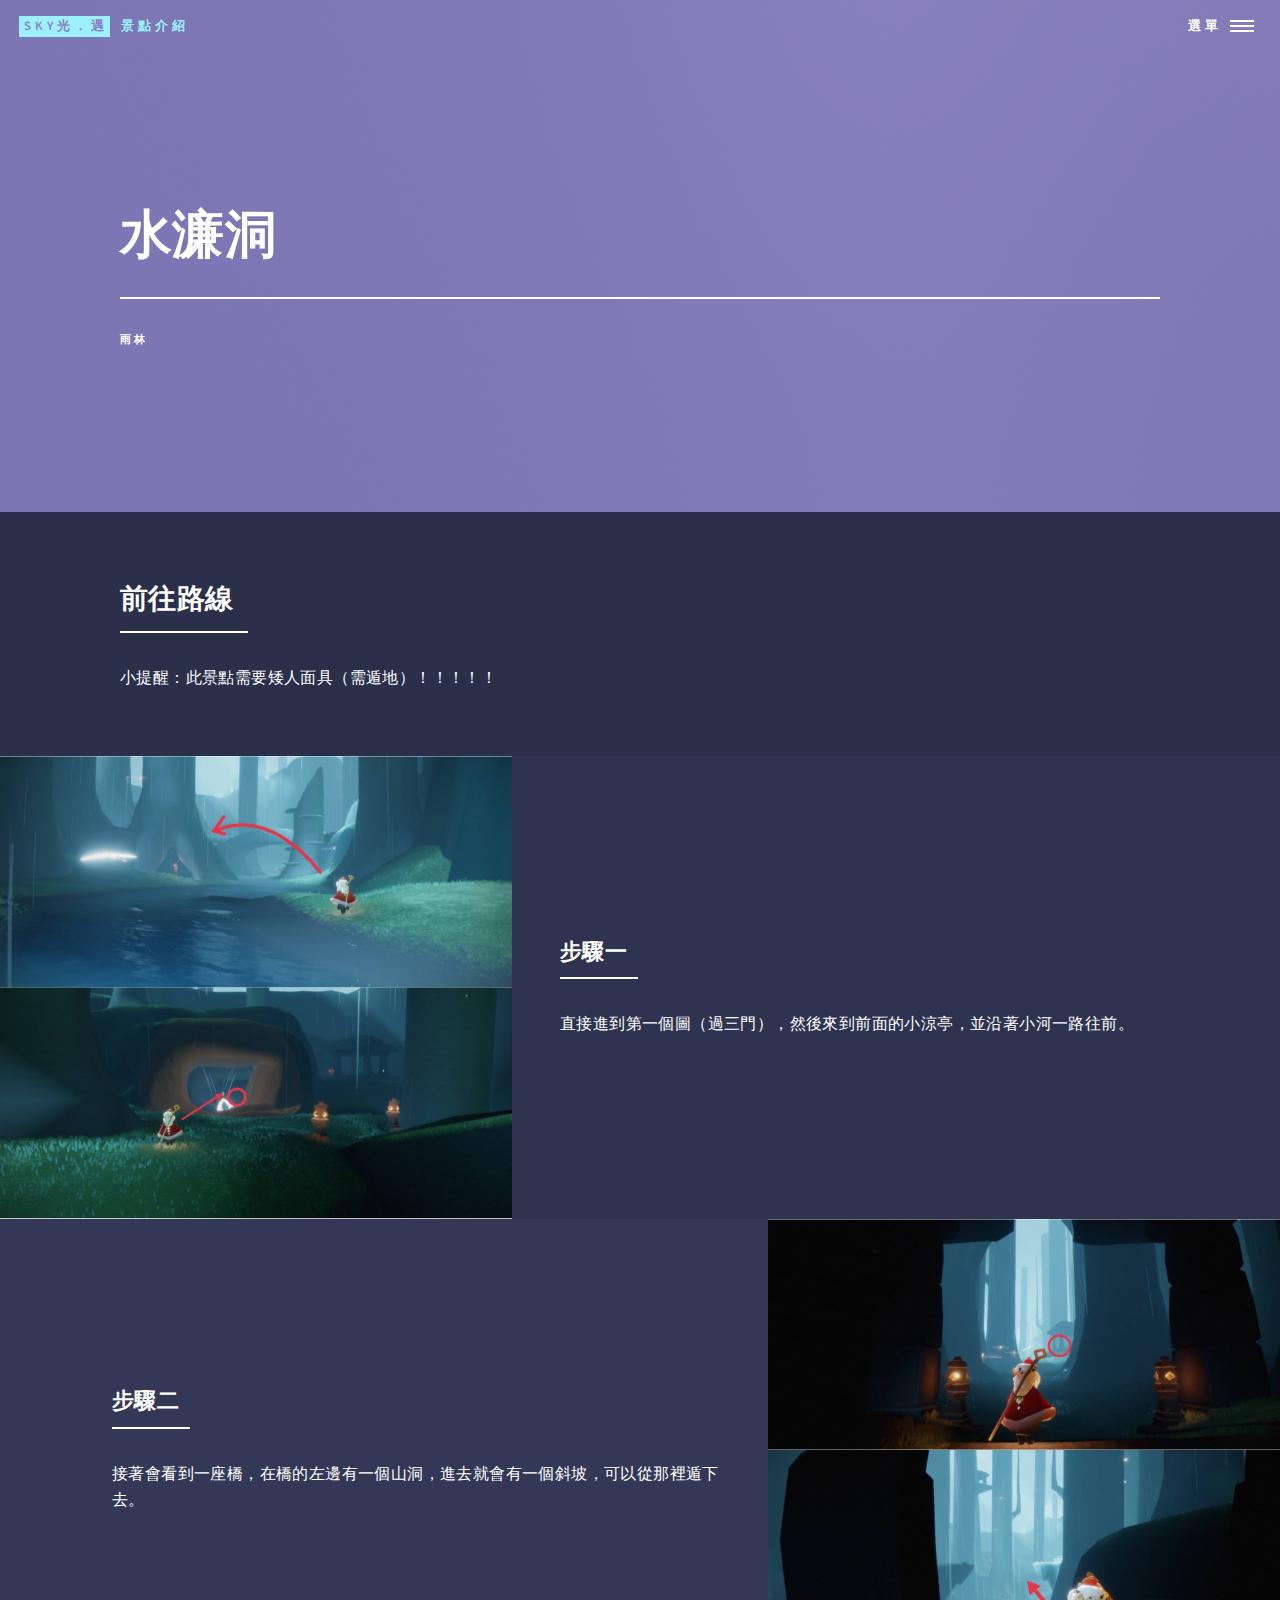
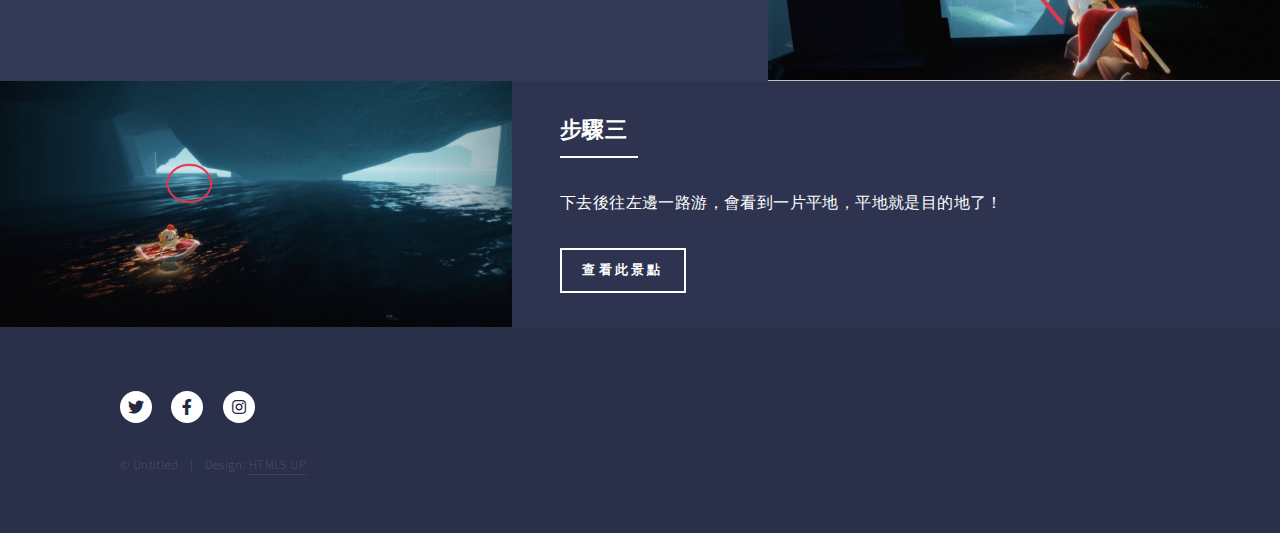
<file: html5up-forty-20220611T053052Z-001/html5up-forty/landing3.html>
<!DOCTYPE HTML>
<!--
	Forty by HTML5 UP
	html5up.net | @ajlkn
	Free for personal and commercial use under the CCA 3.0 license (html5up.net/license)
-->
<html>
	<head>
		<title>水濂洞</title>
		<meta charset="utf-8" />
		<meta name="viewport" content="width=device-width, initial-scale=1, user-scalable=no" />
		<link rel="stylesheet" href="assets/css/main.css" />
		<noscript><link rel="stylesheet" href="assets/css/noscript.css" /></noscript>
	</head>
	<body class="is-preload">

		<!-- Wrapper -->
			<div id="wrapper">

				<!-- Header -->
				<!-- Note: The "styleN" class below should match that of the banner element. -->
					<header id="header" class="alt style2">
						<a href="index.html" class="logo"><strong>Sky光．遇</strong>  <span>景點介紹</span></a>
						<nav>
							<a href="#menu">選單</a>
						</nav>
					</header>

				<!-- Menu -->
					<nav id="menu">
						<ul class="links">
							<li><a href="index.html">首頁</a></li>
							<li><a href="landing.html">玻璃棧道</a></li>
							<li><a href="landing1.html">彩虹橋</a></li>
							<li><a href="landing2.html">梅花樁</a></li>
							<li><a href="landing3.html">水濂洞</a></li>
							<li><a href="landing4.html">千鳥城</a></li>
							<li><a href="landing5.html">朝陽山</a></li>
						</ul>
						
					</nav>

				<!-- Banner -->
				<!-- Note: The "styleN" class below should match that of the header element. -->
					<section id="banner" class="style2">
						<div class="inner">
							<span class="image">
								<img src="images/pic07.jpg" alt="" />
							</span>
							<header class="major">
								<h1>水濂洞</h1>
							</header>
							<div class="content">
								<p>雨林</p>
							</div>
						</div>
					</section>

				<!-- Main -->
					<div id="main">

						<!-- One -->
							<section id="one">
								<div class="inner">
									<header class="major">
										<h2>前往路線</h2>
									</header>
									<p>小提醒：此景點需要矮人面具（需遁地）！！！！！</p>

								</div>
							</section>

						<!-- Two -->
							<section id="two" class="spotlights">
								<section>
									
									<img src="images/水1.jpeg" width="40%" alt="" data-position="center center" />
									
									<div class="content">
										<div class="inner">
											<header class="major">
												<h3>步驟一</h3>
											</header>
											<p>直接進到第一個圖（過三門），然後來到前面的小涼亭，並沿著小河一路往前。</p>
											
										</div>
									</div>
								</section>
								<section>
									
									<img src="images/水2.jpeg" width="40%" alt="" data-position="top center" />
									
									<div class="content">
										<div class="inner">
											<header class="major">
												<h3>步驟二</h3>
											</header>
											<p>接著會看到一座橋，在橋的左邊有一個山洞，進去就會有一個斜坡，可以從那裡遁下去。</p>
											
										</div>
									</div>
								</section>
								<section>
									
									<img src="images/水3.jpeg" width="40%" alt="" data-position="25% 25%" />
									
									<div class="content">
										<div class="inner">
											<header class="major">
												<h3>步驟三</h3>
											</header>
											<p>下去後往左邊一路游，會看到一片平地，平地就是目的地了！</p>
											<ul class="actions">
												<li><a href="generic3.html" class="button">查看此景點</a></li>
											</ul>
										</div>
									</div>
								</section>
							</section>

						

				

				<!-- Footer -->
				<footer id="footer">
					<div class="inner">
						<ul class="icons">
							<li><a href="https://twitter.com/thatskygame" class="icon brands alt fa-twitter" target="_blank"><span class="label">Twitter</span></a></li>
							<li><a href="https://www.facebook.com/thatskygame/" class="icon brands alt fa-facebook-f" target="_blank"><span class="label">Facebook</span></a></li>
							<li><a href="https://www.instagram.com/thatskygame/" class="icon brands alt fa-instagram" target="_blank"><span class="label">Instagram</span></a></li>
						</ul>
						<ul class="copyright">
							<li>&copy; Untitled</li><li>Design: <a href="https://html5up.net" target="_blank">HTML5 UP</a></li>
						</ul>
					</div>
				</footer>
			</div>

		<!-- Scripts -->
			<script src="assets/js/jquery.min.js"></script>
			<script src="assets/js/jquery.scrolly.min.js"></script>
			<script src="assets/js/jquery.scrollex.min.js"></script>
			<script src="assets/js/browser.min.js"></script>
			<script src="assets/js/breakpoints.min.js"></script>
			<script src="assets/js/util.js"></script>
			<script src="assets/js/main.js"></script>

	</body>
</html>
</file>
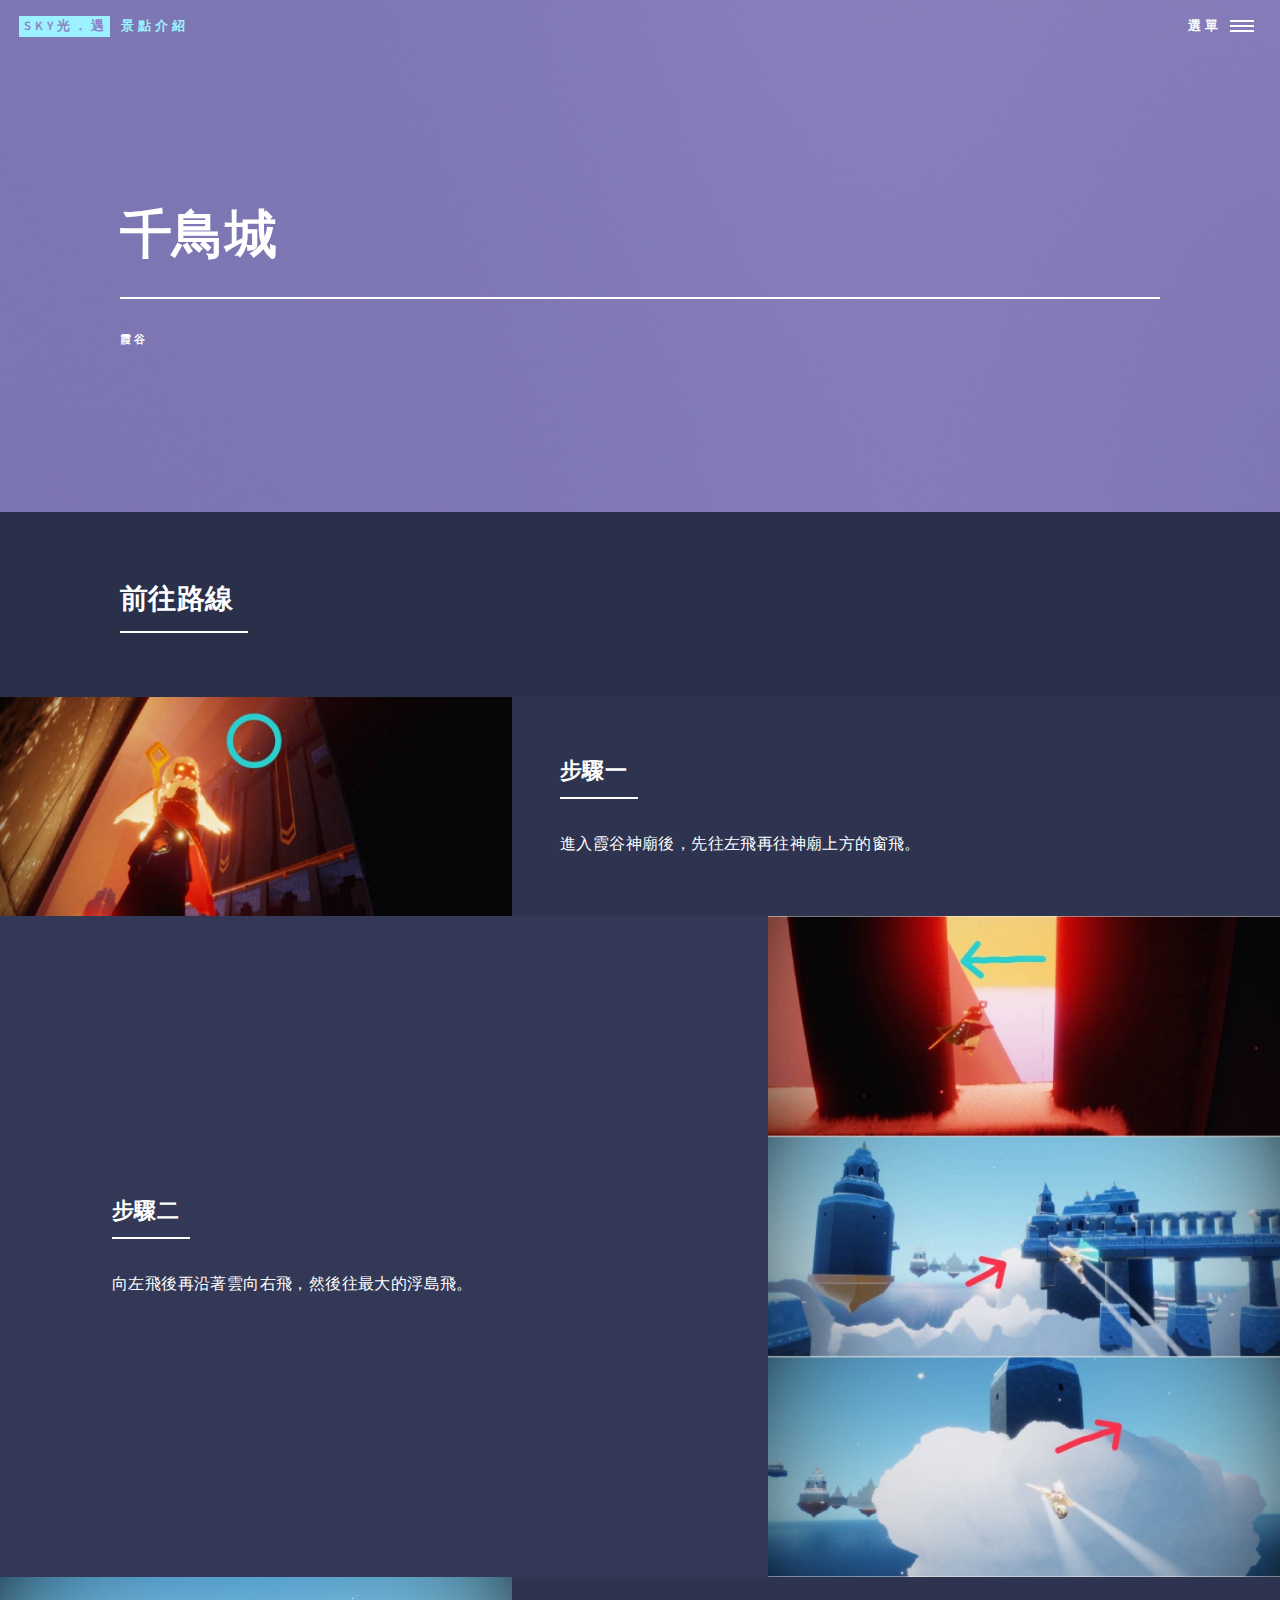
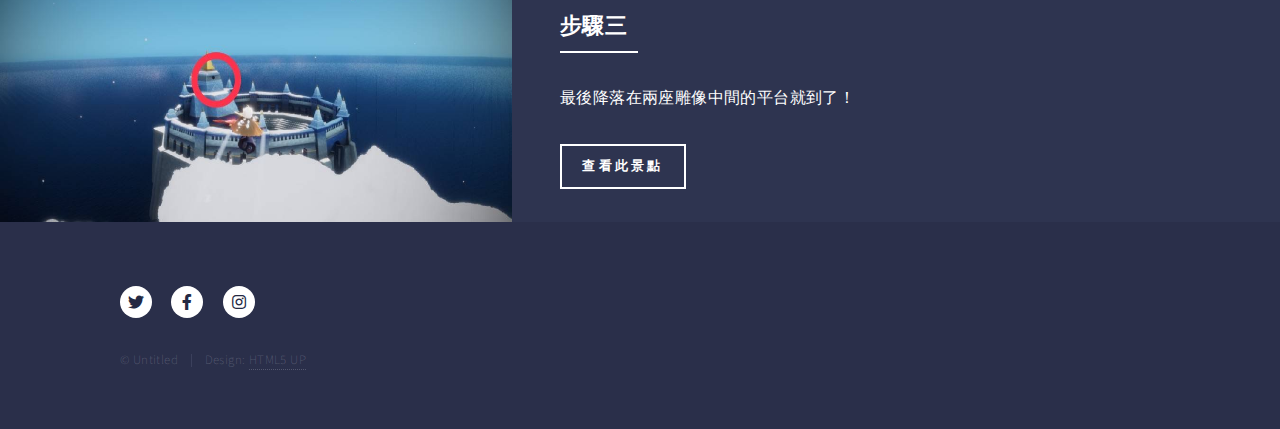
<file: html5up-forty-20220611T053052Z-001/html5up-forty/landing4.html>
<!DOCTYPE HTML>
<!--
	Forty by HTML5 UP
	html5up.net | @ajlkn
	Free for personal and commercial use under the CCA 3.0 license (html5up.net/license)
-->
<html>
	<head>
		<title>千鳥城</title>
		<meta charset="utf-8" />
		<meta name="viewport" content="width=device-width, initial-scale=1, user-scalable=no" />
		<link rel="stylesheet" href="assets/css/main.css" />
		<noscript><link rel="stylesheet" href="assets/css/noscript.css" /></noscript>
	</head>
	<body class="is-preload">

		<!-- Wrapper -->
			<div id="wrapper">

				<!-- Header -->
				<!-- Note: The "styleN" class below should match that of the banner element. -->
					<header id="header" class="alt style2">
						<a href="index.html" class="logo"><strong>Sky光．遇</strong>  <span>景點介紹</span></a>
						<nav>
							<a href="#menu">選單</a>
						</nav>
					</header>

				<!-- Menu -->
					<nav id="menu">
						<ul class="links">
							<li><a href="index.html">首頁</a></li>
							<li><a href="landing.html">玻璃棧道</a></li>
							<li><a href="landing1.html">彩虹橋</a></li>
							<li><a href="landing2.html">梅花樁</a></li>
							<li><a href="landing3.html">水濂洞</a></li>
							<li><a href="landing4.html">千鳥城</a></li>
							<li><a href="landing5.html">朝陽山</a></li>
						</ul>
						
					</nav>

				<!-- Banner -->
				<!-- Note: The "styleN" class below should match that of the header element. -->
					<section id="banner" class="style2">
						<div class="inner">
							<span class="image">
								<img src="images/pic07.jpg" alt="" />
							</span>
							<header class="major">
								<h1>千鳥城</h1>
							</header>
							<div class="content">
								<p>霞谷</p>
							</div>
						</div>
					</section>

				<!-- Main -->
					<div id="main">

						
						<!-- One -->
							<section id="one">
								<div class="inner">
									<header class="major">
										<h2>前往路線</h2>
									</header>
								
								</div>
							</section>
						<!-- Two -->
							<section id="two" class="spotlights">
								<section>
									
									<img src="images/千1.jpeg" width="40%" alt="" data-position="center center" />
									
									<div class="content">
										<div class="inner">
											<header class="major">
												<h3>步驟一</h3>
											</header>
											<p>進入霞谷神廟後，先往左飛再往神廟上方的窗飛。</p>
											
										</div>
									</div>
								</section>
								<section>
									
									<img src="images/千2.jpeg" width="40%" alt="" data-position="top center" />
									
									<div class="content">
										<div class="inner">
											<header class="major">
												<h3>步驟二</h3>
											</header>
											<p>向左飛後再沿著雲向右飛，然後往最大的浮島飛。</p>
											
										</div>
									</div>
								</section>
								<section>
									
									<img src="images/千3.jpeg" width="40%" alt="" data-position="25% 25%" />
									
									<div class="content">
										<div class="inner">
											<header class="major">
												<h3>步驟三</h3>
											</header>
											<p> 最後降落在兩座雕像中間的平台就到了！</p>
											<ul class="actions">
												<li><a href="generic4.html" class="button">查看此景點</a></li>
											</ul>
										</div>
									</div>
								</section>
							</section>

					
				

				<!-- Footer -->
				<footer id="footer">
					<div class="inner">
						<ul class="icons">
							<li><a href="https://twitter.com/thatskygame" class="icon brands alt fa-twitter" target="_blank"><span class="label">Twitter</span></a></li>
							<li><a href="https://www.facebook.com/thatskygame/" class="icon brands alt fa-facebook-f" target="_blank"><span class="label">Facebook</span></a></li>
							<li><a href="https://www.instagram.com/thatskygame/" class="icon brands alt fa-instagram" target="_blank"><span class="label">Instagram</span></a></li>
						</ul>
						<ul class="copyright">
							<li>&copy; Untitled</li><li>Design: <a href="https://html5up.net" target="_blank">HTML5 UP</a></li>
						</ul>
					</div>
				</footer>

			</div>

		<!-- Scripts -->
			<script src="assets/js/jquery.min.js"></script>
			<script src="assets/js/jquery.scrolly.min.js"></script>
			<script src="assets/js/jquery.scrollex.min.js"></script>
			<script src="assets/js/browser.min.js"></script>
			<script src="assets/js/breakpoints.min.js"></script>
			<script src="assets/js/util.js"></script>
			<script src="assets/js/main.js"></script>

	</body>
</html>
</file>
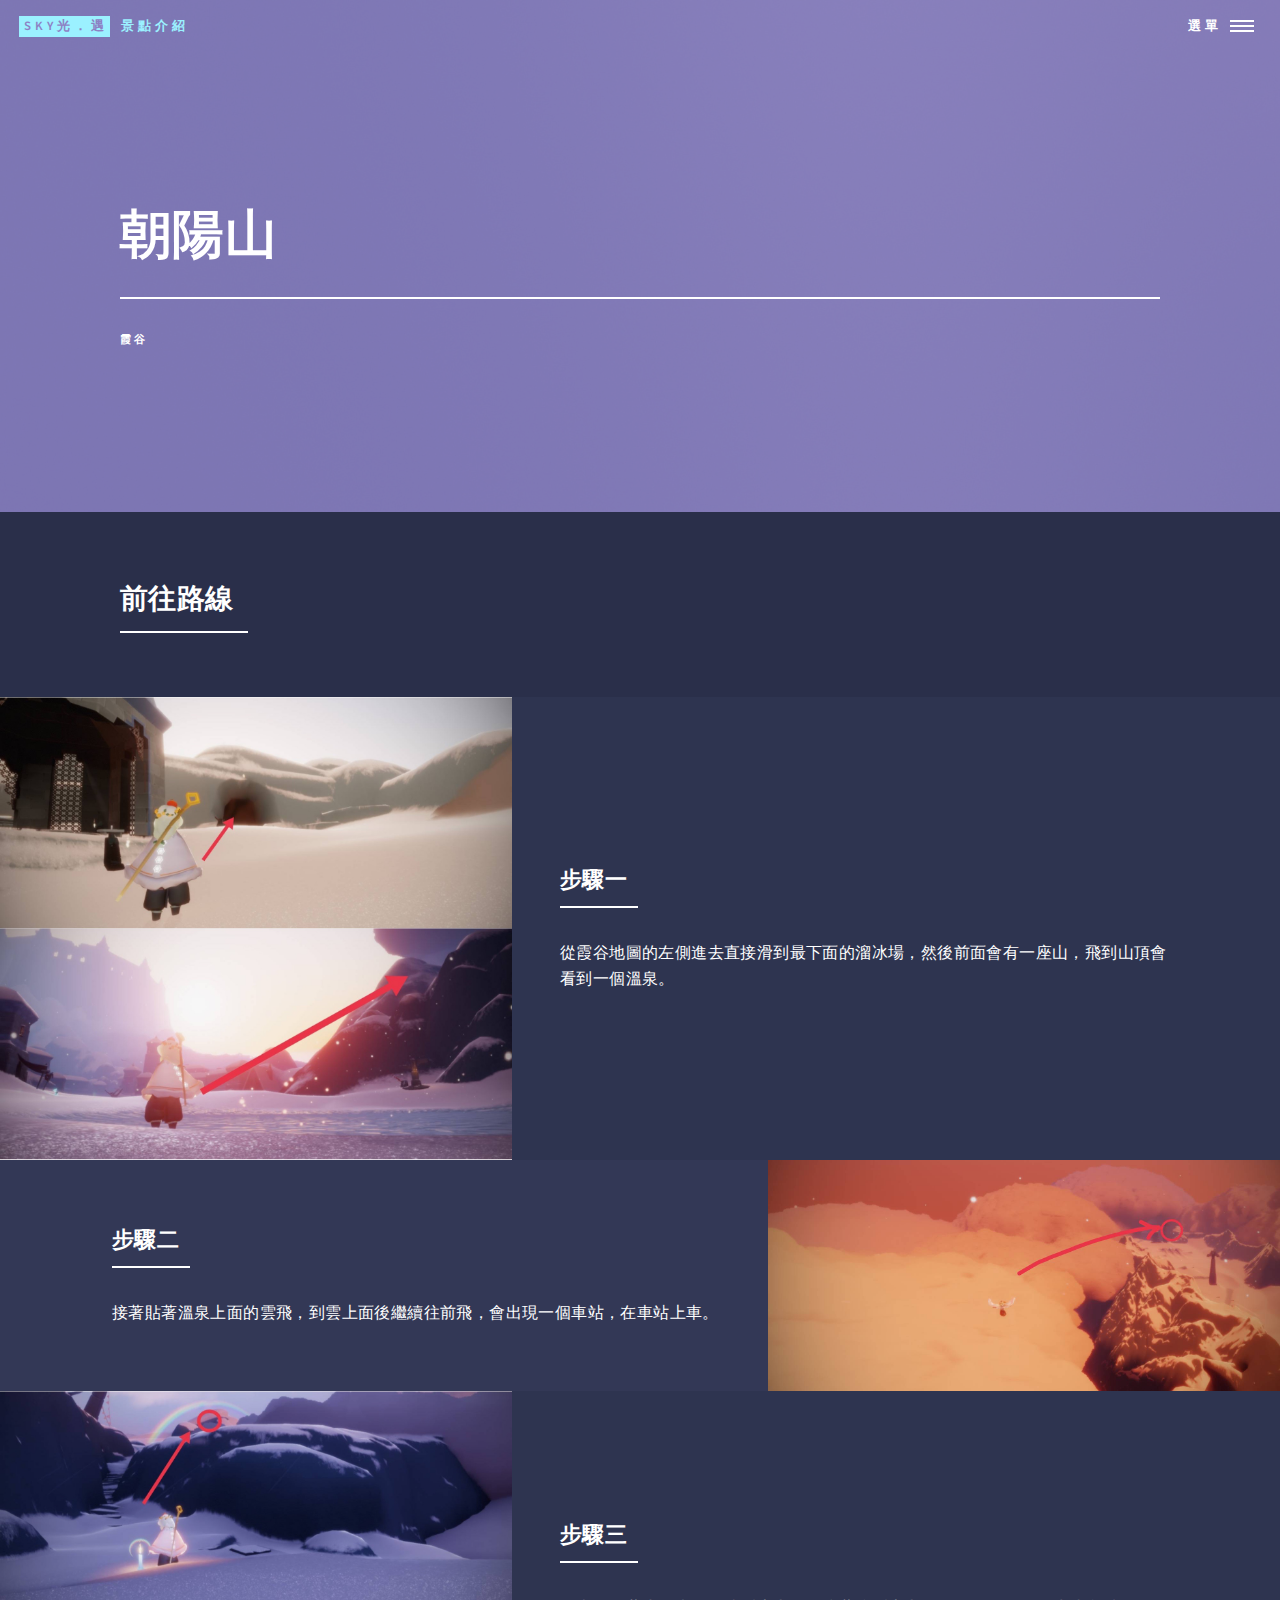
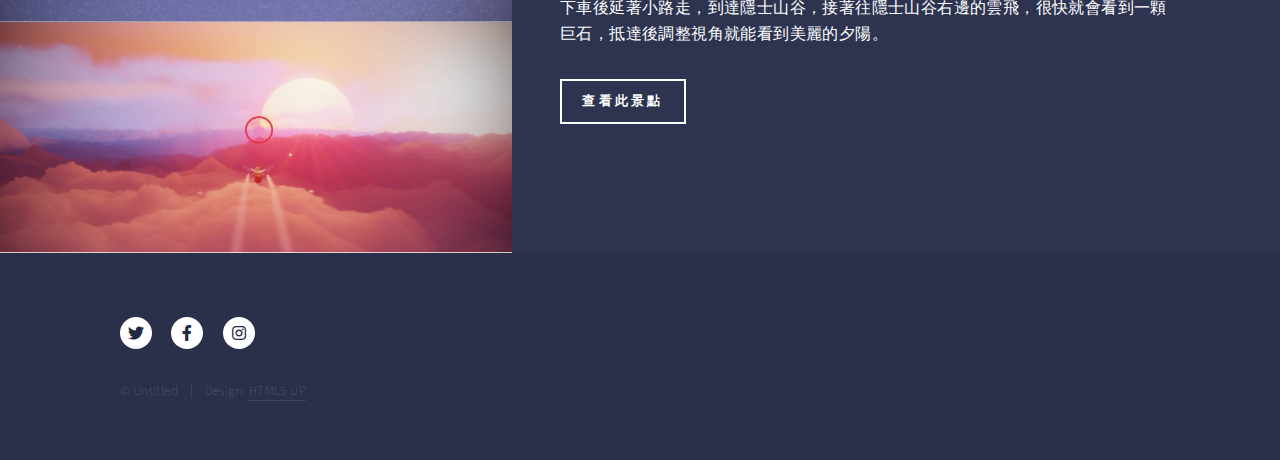
<file: html5up-forty-20220611T053052Z-001/html5up-forty/landing5.html>
<!DOCTYPE HTML>
<!--
	Forty by HTML5 UP
	html5up.net | @ajlkn
	Free for personal and commercial use under the CCA 3.0 license (html5up.net/license)
-->
<html>
	<head>
		<title>朝陽山</title>
		<meta charset="utf-8" />
		<meta name="viewport" content="width=device-width, initial-scale=1, user-scalable=no" />
		<link rel="stylesheet" href="assets/css/main.css" />
		<noscript><link rel="stylesheet" href="assets/css/noscript.css" /></noscript>
	</head>
	<body class="is-preload">

		<!-- Wrapper -->
			<div id="wrapper">

				<!-- Header -->
				<!-- Note: The "styleN" class below should match that of the banner element. -->
					<header id="header" class="alt style2">
						<a href="index.html" class="logo"><strong>Sky光．遇</strong>  <span>景點介紹</span></a>
						<nav>
							<a href="#menu">選單</a>
						</nav>
					</header>

				<!-- Menu -->
					<nav id="menu">
						<ul class="links">
							<li><a href="index.html">首頁</a></li>
							<li><a href="landing.html">玻璃棧道</a></li>
							<li><a href="landing1.html">彩虹橋</a></li>
							<li><a href="landing2.html">梅花樁</a></li>
							<li><a href="landing3.html">水濂洞</a></li>
							<li><a href="landing4.html">千鳥城</a></li>
							<li><a href="landing5.html">朝陽山</a></li>
						</ul>
					</nav>

				<!-- Banner -->
				<!-- Note: The "styleN" class below should match that of the header element. -->
					<section id="banner" class="style2">
						<div class="inner">
							<span class="image">
								<img src="images/pic07.jpg" width="40%" alt="" />
							</span>
							<header class="major">
								<h1>朝陽山</h1>
							</header>
							<div class="content">
								<p>霞谷</p>
							</div>
						</div>
					</section>

				<!-- Main -->
					<div id="main">

						<!-- One -->
							<section id="one">
								<div class="inner">
									<header class="major">
										<h2>前往路線</h2>
									</header>
									
								</div>
							</section>

						<!-- Two -->
							<section id="two" class="spotlights">
								<section>
									
									<img src="images/朝1.jpeg" width="40%" alt="" data-position="center center" />
									
									<div class="content">
										<div class="inner">
											<header class="major">
												<h3>步驟一</h3>
											</header>
											<p>從霞谷地圖的左側進去直接滑到最下面的溜冰場，然後前面會有一座山，飛到山頂會看到一個溫泉。</p>
											
										</div>
									</div>
								</section>
								<section>
									
									<img src="images/朝2.jpeg" width="40%" alt="" data-position="top center" />
								
									<div class="content">
										<div class="inner">
											<header class="major">
												<h3>步驟二</h3>
											</header>
											<p>接著貼著溫泉上面的雲飛，到雲上面後繼續往前飛，會出現一個車站，在車站上車。</p>
											
										</div>
									</div>
								</section>
								<section>
									
									<img src="images/朝3.jpeg" width="40%" alt="" data-position="25% 25%" />
									
									<div class="content">
										<div class="inner">
											<header class="major">
												<h3>步驟三</h3>
											</header>
											<p>下車後延著小路走，到達隱士山谷，接著往隱士山谷右邊的雲飛，很快就會看到一顆巨石，抵達後調整視角就能看到美麗的夕陽。</p>
											<ul class="actions">
												<li><a href="generic5.html" class="button">查看此景點</a></li>
											</ul>
										</div>
									</div>
								</section>
							</section>

						

				
				<!-- Footer -->
				<footer id="footer">
					<div class="inner">
						<ul class="icons">
							<li><a href="https://twitter.com/thatskygame" class="icon brands alt fa-twitter" target="_blank"><span class="label">Twitter</span></a></li>
							<li><a href="https://www.facebook.com/thatskygame/" class="icon brands alt fa-facebook-f" target="_blank"><span class="label">Facebook</span></a></li>
							<li><a href="https://www.instagram.com/thatskygame/" class="icon brands alt fa-instagram" target="_blank"><span class="label">Instagram</span></a></li>
						</ul>
						<ul class="copyright">
							<li>&copy; Untitled</li><li>Design: <a href="https://html5up.net" target="_blank">HTML5 UP</a></li>
						</ul>
					</div>
				</footer>

			</div>

		<!-- Scripts -->
			<script src="assets/js/jquery.min.js"></script>
			<script src="assets/js/jquery.scrolly.min.js"></script>
			<script src="assets/js/jquery.scrollex.min.js"></script>
			<script src="assets/js/browser.min.js"></script>
			<script src="assets/js/breakpoints.min.js"></script>
			<script src="assets/js/util.js"></script>
			<script src="assets/js/main.js"></script>

	</body>
</html>
</file>
<file: html5up-forty-20220611T053052Z-001/html5up-forty/assets/css/noscript.css>
/*
	Forty by HTML5 UP
	html5up.net | @ajlkn
	Free for personal and commercial use under the CCA 3.0 license (html5up.net/license)
*/

/* Banner */

	body.is-preload #banner:after {
		opacity: 0.85;
	}

	body.is-preload #banner > .inner {
		-moz-filter: none;
		-webkit-filter: none;
		-ms-filter: none;
		filter: none;
		-moz-transform: none;
		-webkit-transform: none;
		-ms-transform: none;
		transform: none;
		opacity: 1;
	}
</file>
<file: html5up-forty-20220611T053052Z-001/html5up-forty/assets/css/main.css>
@import url(fontawesome-all.min.css);
@import url("https://fonts.googleapis.com/css?family=Source+Sans+Pro:300,300italic,600,600italic");

/*
	Forty by HTML5 UP
	html5up.net | @ajlkn
	Free for personal and commercial use under the CCA 3.0 license (html5up.net/license)
*/

html, body, div, span, applet, object,
iframe, h1, h2, h3, h4, h5, h6, p, blockquote,
pre, a, abbr, acronym, address, big, cite,
code, del, dfn, em, img, ins, kbd, q, s, samp,
small, strike, strong, sub, sup, tt, var, b,
u, i, center, dl, dt, dd, ol, ul, li, fieldset,
form, label, legend, table, caption, tbody,
tfoot, thead, tr, th, td, article, aside,
canvas, details, embed, figure, figcaption,
footer, header, hgroup, menu, nav, output, ruby,
section, summary, time, mark, audio, video {
	margin: 0;
	padding: 0;
	border: 0;
	font-size: 100%;
	font: inherit;
	vertical-align: baseline;}

article, aside, details, figcaption, figure,
footer, header, hgroup, menu, nav, section {
	display: block;}

body {
	line-height: 1;
}

ol, ul {
	list-style: none;
}

blockquote, q {
	quotes: none;
}

	blockquote:before, blockquote:after, q:before, q:after {
		content: '';
		content: none;
	}

table {
	border-collapse: collapse;
	border-spacing: 0;
}

body {
	-webkit-text-size-adjust: none;
}

mark {
	background-color: transparent;
	color: inherit;
}

input::-moz-focus-inner {
	border: 0;
	padding: 0;
}

input, select, textarea {
	-moz-appearance: none;
	-webkit-appearance: none;
	-ms-appearance: none;
	appearance: none;
}

/* Basic */

	@-ms-viewport {
		width: device-width;
	}

	body {
		-ms-overflow-style: scrollbar;
	}

	@media screen and (max-width: 480px) {

		html, body {
			min-width: 320px;
		}

	}

	html {
		box-sizing: border-box;
	}

	*, *:before, *:after {
		box-sizing: inherit;
	}

	body {
		background: #242943;
	}

		body.is-preload *, body.is-preload *:before, body.is-preload *:after {
			-moz-animation: none !important;
			-webkit-animation: none !important;
			-ms-animation: none !important;
			animation: none !important;
			-moz-transition: none !important;
			-webkit-transition: none !important;
			-ms-transition: none !important;
			transition: none !important;
		}


/* Type */

	body, input, select, textarea {
		color: #ffffff;
		font-family: "Source Sans Pro", Helvetica, sans-serif;
		font-size: 17pt;
		font-weight: 300;
		letter-spacing: 0.025em;
		line-height: 1.65;
	}

		@media screen and (max-width: 1680px) {

			body, input, select, textarea {
				font-size: 14pt;
			}

		}

		@media screen and (max-width: 1280px) {

			body, input, select, textarea {
				font-size: 12pt;
			}

		}

		@media screen and (max-width: 360px) {

			body, input, select, textarea {
				font-size: 11pt;
			}

		}

	a {
		-moz-transition: color 0.2s ease-in-out, border-bottom-color 0.2s ease-in-out;
		-webkit-transition: color 0.2s ease-in-out, border-bottom-color 0.2s ease-in-out;
		-ms-transition: color 0.2s ease-in-out, border-bottom-color 0.2s ease-in-out;
		transition: color 0.2s ease-in-out, border-bottom-color 0.2s ease-in-out;
		border-bottom: dotted 1px;
		color: inherit;
		text-decoration: none;
	}

		a:hover {
			border-bottom-color: transparent;
			color: #9bf1ff !important;
		}

		a:active {
			color: #53e3fb !important;
		}

	strong, b {
		color: #ffffff;
		font-weight: 600;
	}

	em, i {
		font-style: italic;
	}

	p {
		margin: 0 0 2em 0;
	}

	h1, h2, h3, h4, h5, h6 {
		color: #ffffff;
		font-weight: 600;
		line-height: 1.65;
		margin: 0 0 1em 0;
	}

		h1 a, h2 a, h3 a, h4 a, h5 a, h6 a {
			color: inherit;
			border-bottom: 0;
		}

	h1 {
		font-size: 2.5em;
	}

	h2 {
		font-size: 1.75em;
	}

	h3 {
		font-size: 1.35em;
	}

	h4 {
		font-size: 1.1em;
	}

	h5 {
		font-size: 0.9em;
	}

	h6 {
		font-size: 0.7em;
	}

	@media screen and (max-width: 736px) {

		h1 {
			font-size: 2em;
		}

		h2 {
			font-size: 1.5em;
		}

		h3 {
			font-size: 1.25em;
		}

	}

	sub {
		font-size: 0.8em;
		position: relative;
		top: 0.5em;
	}

	sup {
		font-size: 0.8em;
		position: relative;
		top: -0.5em;
	}

	blockquote {
		border-left: solid 4px rgba(212, 212, 255, 0.1);
		font-style: italic;
		margin: 0 0 2em 0;
		padding: 0.5em 0 0.5em 2em;
	}

	code {
		background: rgba(212, 212, 255, 0.035);
		font-family: "Courier New", monospace;
		font-size: 0.9em;
		margin: 0 0.25em;
		padding: 0.25em 0.65em;
	}

	pre {
		-webkit-overflow-scrolling: touch;
		font-family: "Courier New", monospace;
		font-size: 0.9em;
		margin: 0 0 2em 0;
	}

		pre code {
			display: block;
			line-height: 1.75;
			padding: 1em 1.5em;
			overflow-x: auto;
		}

	hr {
		border: 0;
		border-bottom: solid 1px rgba(212, 212, 255, 0.1);
		margin: 2em 0;
	}

		hr.major {
			margin: 3em 0;
		}

	.align-left {
		text-align: left;
	}

	.align-center {
		text-align: center;
	}

	.align-right {
		text-align: right;
	}

/* Row */

	.row {
		display: flex;
		flex-wrap: wrap;
		box-sizing: border-box;
		align-items: stretch;
	}

		.row > * {
			box-sizing: border-box;
		}

		.row.gtr-uniform > * > :last-child {
			margin-bottom: 0;
		}

		.row.aln-left {
			justify-content: flex-start;
		}

		.row.aln-center {
			justify-content: center;
		}

		.row.aln-right {
			justify-content: flex-end;
		}

		.row.aln-top {
			align-items: flex-start;
		}

		.row.aln-middle {
			align-items: center;
		}

		.row.aln-bottom {
			align-items: flex-end;
		}

		.row > .imp {
			order: -1;
		}

		.row > .col-1 {
			width: 8.33333%;
		}

		.row > .off-1 {
			margin-left: 8.33333%;
		}

		.row > .col-2 {
			width: 16.66667%;
		}

		.row > .off-2 {
			margin-left: 16.66667%;
		}

		.row > .col-3 {
			width: 25%;
		}

		.row > .off-3 {
			margin-left: 25%;
		}

		.row > .col-4 {
			width: 33.33333%;
		}

		.row > .off-4 {
			margin-left: 33.33333%;
		}

		.row > .col-5 {
			width: 41.66667%;
		}

		.row > .off-5 {
			margin-left: 41.66667%;
		}

		.row > .col-6 {
			width: 50%;
		}

		.row > .off-6 {
			margin-left: 50%;
		}

		.row > .col-7 {
			width: 58.33333%;
		}

		.row > .off-7 {
			margin-left: 58.33333%;
		}

		.row > .col-8 {
			width: 66.66667%;
		}

		.row > .off-8 {
			margin-left: 66.66667%;
		}

		.row > .col-9 {
			width: 75%;
		}

		.row > .off-9 {
			margin-left: 75%;
		}

		.row > .col-10 {
			width: 83.33333%;
		}

		.row > .off-10 {
			margin-left: 83.33333%;
		}

		.row > .col-11 {
			width: 91.66667%;
		}

		.row > .off-11 {
			margin-left: 91.66667%;
		}

		.row > .col-12 {
			width: 100%;
		}

		.row > .off-12 {
			margin-left: 100%;
		}

		.row.gtr-0 {
			margin-top: 0;
			margin-left: 0em;
		}

			.row.gtr-0 > * {
				padding: 0 0 0 0em;
			}

			.row.gtr-0.gtr-uniform {
				margin-top: 0em;
			}

				.row.gtr-0.gtr-uniform > * {
					padding-top: 0em;
				}

		.row.gtr-25 {
			margin-top: 0;
			margin-left: -0.5em;
		}

			.row.gtr-25 > * {
				padding: 0 0 0 0.5em;
			}

			.row.gtr-25.gtr-uniform {
				margin-top: -0.5em;
			}

				.row.gtr-25.gtr-uniform > * {
					padding-top: 0.5em;
				}

		.row.gtr-50 {
			margin-top: 0;
			margin-left: -1em;
		}

			.row.gtr-50 > * {
				padding: 0 0 0 1em;
			}

			.row.gtr-50.gtr-uniform {
				margin-top: -1em;
			}

				.row.gtr-50.gtr-uniform > * {
					padding-top: 1em;
				}

		.row {
			margin-top: 0;
			margin-left: -2em;
		}

			.row > * {
				padding: 0 0 0 2em;
			}

			.row.gtr-uniform {
				margin-top: -2em;
			}

				.row.gtr-uniform > * {
					padding-top: 2em;
				}

		.row.gtr-150 {
			margin-top: 0;
			margin-left: -3em;
		}

			.row.gtr-150 > * {
				padding: 0 0 0 3em;
			}

			.row.gtr-150.gtr-uniform {
				margin-top: -3em;
			}

				.row.gtr-150.gtr-uniform > * {
					padding-top: 3em;
				}

		.row.gtr-200 {
			margin-top: 0;
			margin-left: -4em;
		}

			.row.gtr-200 > * {
				padding: 0 0 0 4em;
			}

			.row.gtr-200.gtr-uniform {
				margin-top: -4em;
			}

				.row.gtr-200.gtr-uniform > * {
					padding-top: 4em;
				}

		@media screen and (max-width: 1680px) {

			.row {
				display: flex;
				flex-wrap: wrap;
				box-sizing: border-box;
				align-items: stretch;
			}

				.row > * {
					box-sizing: border-box;
				}

				.row.gtr-uniform > * > :last-child {
					margin-bottom: 0;
				}

				.row.aln-left {
					justify-content: flex-start;
				}

				.row.aln-center {
					justify-content: center;
				}

				.row.aln-right {
					justify-content: flex-end;
				}

				.row.aln-top {
					align-items: flex-start;
				}

				.row.aln-middle {
					align-items: center;
				}

				.row.aln-bottom {
					align-items: flex-end;
				}

				.row > .imp-xlarge {
					order: -1;
				}

				.row > .col-1-xlarge {
					width: 8.33333%;
				}

				.row > .off-1-xlarge {
					margin-left: 8.33333%;
				}

				.row > .col-2-xlarge {
					width: 16.66667%;
				}

				.row > .off-2-xlarge {
					margin-left: 16.66667%;
				}

				.row > .col-3-xlarge {
					width: 25%;
				}

				.row > .off-3-xlarge {
					margin-left: 25%;
				}

				.row > .col-4-xlarge {
					width: 33.33333%;
				}

				.row > .off-4-xlarge {
					margin-left: 33.33333%;
				}

				.row > .col-5-xlarge {
					width: 41.66667%;
				}

				.row > .off-5-xlarge {
					margin-left: 41.66667%;
				}

				.row > .col-6-xlarge {
					width: 50%;
				}

				.row > .off-6-xlarge {
					margin-left: 50%;
				}

				.row > .col-7-xlarge {
					width: 58.33333%;
				}

				.row > .off-7-xlarge {
					margin-left: 58.33333%;
				}

				.row > .col-8-xlarge {
					width: 66.66667%;
				}

				.row > .off-8-xlarge {
					margin-left: 66.66667%;
				}

				.row > .col-9-xlarge {
					width: 75%;
				}

				.row > .off-9-xlarge {
					margin-left: 75%;
				}

				.row > .col-10-xlarge {
					width: 83.33333%;
				}

				.row > .off-10-xlarge {
					margin-left: 83.33333%;
				}

				.row > .col-11-xlarge {
					width: 91.66667%;
				}

				.row > .off-11-xlarge {
					margin-left: 91.66667%;
				}

				.row > .col-12-xlarge {
					width: 100%;
				}

				.row > .off-12-xlarge {
					margin-left: 100%;
				}

				.row.gtr-0 {
					margin-top: 0;
					margin-left: 0em;
				}

					.row.gtr-0 > * {
						padding: 0 0 0 0em;
					}

					.row.gtr-0.gtr-uniform {
						margin-top: 0em;
					}

						.row.gtr-0.gtr-uniform > * {
							padding-top: 0em;
						}

				.row.gtr-25 {
					margin-top: 0;
					margin-left: -0.5em;
				}

					.row.gtr-25 > * {
						padding: 0 0 0 0.5em;
					}

					.row.gtr-25.gtr-uniform {
						margin-top: -0.5em;
					}

						.row.gtr-25.gtr-uniform > * {
							padding-top: 0.5em;
						}

				.row.gtr-50 {
					margin-top: 0;
					margin-left: -1em;
				}

					.row.gtr-50 > * {
						padding: 0 0 0 1em;
					}

					.row.gtr-50.gtr-uniform {
						margin-top: -1em;
					}

						.row.gtr-50.gtr-uniform > * {
							padding-top: 1em;
						}

				.row {
					margin-top: 0;
					margin-left: -2em;
				}

					.row > * {
						padding: 0 0 0 2em;
					}

					.row.gtr-uniform {
						margin-top: -2em;
					}

						.row.gtr-uniform > * {
							padding-top: 2em;
						}

				.row.gtr-150 {
					margin-top: 0;
					margin-left: -3em;
				}

					.row.gtr-150 > * {
						padding: 0 0 0 3em;
					}

					.row.gtr-150.gtr-uniform {
						margin-top: -3em;
					}

						.row.gtr-150.gtr-uniform > * {
							padding-top: 3em;
						}

				.row.gtr-200 {
					margin-top: 0;
					margin-left: -4em;
				}

					.row.gtr-200 > * {
						padding: 0 0 0 4em;
					}

					.row.gtr-200.gtr-uniform {
						margin-top: -4em;
					}

						.row.gtr-200.gtr-uniform > * {
							padding-top: 4em;
						}

		}

		@media screen and (max-width: 1280px) {

			.row {
				display: flex;
				flex-wrap: wrap;
				box-sizing: border-box;
				align-items: stretch;
			}

				.row > * {
					box-sizing: border-box;
				}

				.row.gtr-uniform > * > :last-child {
					margin-bottom: 0;
				}

				.row.aln-left {
					justify-content: flex-start;
				}

				.row.aln-center {
					justify-content: center;
				}

				.row.aln-right {
					justify-content: flex-end;
				}

				.row.aln-top {
					align-items: flex-start;
				}

				.row.aln-middle {
					align-items: center;
				}

				.row.aln-bottom {
					align-items: flex-end;
				}

				.row > .imp-large {
					order: -1;
				}

				.row > .col-1-large {
					width: 8.33333%;
				}

				.row > .off-1-large {
					margin-left: 8.33333%;
				}

				.row > .col-2-large {
					width: 16.66667%;
				}

				.row > .off-2-large {
					margin-left: 16.66667%;
				}

				.row > .col-3-large {
					width: 25%;
				}

				.row > .off-3-large {
					margin-left: 25%;
				}

				.row > .col-4-large {
					width: 33.33333%;
				}

				.row > .off-4-large {
					margin-left: 33.33333%;
				}

				.row > .col-5-large {
					width: 41.66667%;
				}

				.row > .off-5-large {
					margin-left: 41.66667%;
				}

				.row > .col-6-large {
					width: 50%;
				}

				.row > .off-6-large {
					margin-left: 50%;
				}

				.row > .col-7-large {
					width: 58.33333%;
				}

				.row > .off-7-large {
					margin-left: 58.33333%;
				}

				.row > .col-8-large {
					width: 66.66667%;
				}

				.row > .off-8-large {
					margin-left: 66.66667%;
				}

				.row > .col-9-large {
					width: 75%;
				}

				.row > .off-9-large {
					margin-left: 75%;
				}

				.row > .col-10-large {
					width: 83.33333%;
				}

				.row > .off-10-large {
					margin-left: 83.33333%;
				}

				.row > .col-11-large {
					width: 91.66667%;
				}

				.row > .off-11-large {
					margin-left: 91.66667%;
				}

				.row > .col-12-large {
					width: 100%;
				}

				.row > .off-12-large {
					margin-left: 100%;
				}

				.row.gtr-0 {
					margin-top: 0;
					margin-left: 0em;
				}

					.row.gtr-0 > * {
						padding: 0 0 0 0em;
					}

					.row.gtr-0.gtr-uniform {
						margin-top: 0em;
					}

						.row.gtr-0.gtr-uniform > * {
							padding-top: 0em;
						}

				.row.gtr-25 {
					margin-top: 0;
					margin-left: -0.375em;
				}

					.row.gtr-25 > * {
						padding: 0 0 0 0.375em;
					}

					.row.gtr-25.gtr-uniform {
						margin-top: -0.375em;
					}

						.row.gtr-25.gtr-uniform > * {
							padding-top: 0.375em;
						}

				.row.gtr-50 {
					margin-top: 0;
					margin-left: -0.75em;
				}

					.row.gtr-50 > * {
						padding: 0 0 0 0.75em;
					}

					.row.gtr-50.gtr-uniform {
						margin-top: -0.75em;
					}

						.row.gtr-50.gtr-uniform > * {
							padding-top: 0.75em;
						}

				.row {
					margin-top: 0;
					margin-left: -1.5em;
				}

					.row > * {
						padding: 0 0 0 1.5em;
					}

					.row.gtr-uniform {
						margin-top: -1.5em;
					}

						.row.gtr-uniform > * {
							padding-top: 1.5em;
						}

				.row.gtr-150 {
					margin-top: 0;
					margin-left: -2.25em;
				}

					.row.gtr-150 > * {
						padding: 0 0 0 2.25em;
					}

					.row.gtr-150.gtr-uniform {
						margin-top: -2.25em;
					}

						.row.gtr-150.gtr-uniform > * {
							padding-top: 2.25em;
						}

				.row.gtr-200 {
					margin-top: 0;
					margin-left: -3em;
				}

					.row.gtr-200 > * {
						padding: 0 0 0 3em;
					}

					.row.gtr-200.gtr-uniform {
						margin-top: -3em;
					}

						.row.gtr-200.gtr-uniform > * {
							padding-top: 3em;
						}

		}

		@media screen and (max-width: 980px) {

			.row {
				display: flex;
				flex-wrap: wrap;
				box-sizing: border-box;
				align-items: stretch;
			}

				.row > * {
					box-sizing: border-box;
				}

				.row.gtr-uniform > * > :last-child {
					margin-bottom: 0;
				}

				.row.aln-left {
					justify-content: flex-start;
				}

				.row.aln-center {
					justify-content: center;
				}

				.row.aln-right {
					justify-content: flex-end;
				}

				.row.aln-top {
					align-items: flex-start;
				}

				.row.aln-middle {
					align-items: center;
				}

				.row.aln-bottom {
					align-items: flex-end;
				}

				.row > .imp-medium {
					order: -1;
				}

				.row > .col-1-medium {
					width: 8.33333%;
				}

				.row > .off-1-medium {
					margin-left: 8.33333%;
				}

				.row > .col-2-medium {
					width: 16.66667%;
				}

				.row > .off-2-medium {
					margin-left: 16.66667%;
				}

				.row > .col-3-medium {
					width: 25%;
				}

				.row > .off-3-medium {
					margin-left: 25%;
				}

				.row > .col-4-medium {
					width: 33.33333%;
				}

				.row > .off-4-medium {
					margin-left: 33.33333%;
				}

				.row > .col-5-medium {
					width: 41.66667%;
				}

				.row > .off-5-medium {
					margin-left: 41.66667%;
				}

				.row > .col-6-medium {
					width: 50%;
				}

				.row > .off-6-medium {
					margin-left: 50%;
				}

				.row > .col-7-medium {
					width: 58.33333%;
				}

				.row > .off-7-medium {
					margin-left: 58.33333%;
				}

				.row > .col-8-medium {
					width: 66.66667%;
				}

				.row > .off-8-medium {
					margin-left: 66.66667%;
				}

				.row > .col-9-medium {
					width: 75%;
				}

				.row > .off-9-medium {
					margin-left: 75%;
				}

				.row > .col-10-medium {
					width: 83.33333%;
				}

				.row > .off-10-medium {
					margin-left: 83.33333%;
				}

				.row > .col-11-medium {
					width: 91.66667%;
				}

				.row > .off-11-medium {
					margin-left: 91.66667%;
				}

				.row > .col-12-medium {
					width: 100%;
				}

				.row > .off-12-medium {
					margin-left: 100%;
				}

				.row.gtr-0 {
					margin-top: 0;
					margin-left: 0em;
				}

					.row.gtr-0 > * {
						padding: 0 0 0 0em;
					}

					.row.gtr-0.gtr-uniform {
						margin-top: 0em;
					}

						.row.gtr-0.gtr-uniform > * {
							padding-top: 0em;
						}

				.row.gtr-25 {
					margin-top: 0;
					margin-left: -0.375em;
				}

					.row.gtr-25 > * {
						padding: 0 0 0 0.375em;
					}

					.row.gtr-25.gtr-uniform {
						margin-top: -0.375em;
					}

						.row.gtr-25.gtr-uniform > * {
							padding-top: 0.375em;
						}

				.row.gtr-50 {
					margin-top: 0;
					margin-left: -0.75em;
				}

					.row.gtr-50 > * {
						padding: 0 0 0 0.75em;
					}

					.row.gtr-50.gtr-uniform {
						margin-top: -0.75em;
					}

						.row.gtr-50.gtr-uniform > * {
							padding-top: 0.75em;
						}

				.row {
					margin-top: 0;
					margin-left: -1.5em;
				}

					.row > * {
						padding: 0 0 0 1.5em;
					}

					.row.gtr-uniform {
						margin-top: -1.5em;
					}

						.row.gtr-uniform > * {
							padding-top: 1.5em;
						}

				.row.gtr-150 {
					margin-top: 0;
					margin-left: -2.25em;
				}

					.row.gtr-150 > * {
						padding: 0 0 0 2.25em;
					}

					.row.gtr-150.gtr-uniform {
						margin-top: -2.25em;
					}

						.row.gtr-150.gtr-uniform > * {
							padding-top: 2.25em;
						}

				.row.gtr-200 {
					margin-top: 0;
					margin-left: -3em;
				}

					.row.gtr-200 > * {
						padding: 0 0 0 3em;
					}

					.row.gtr-200.gtr-uniform {
						margin-top: -3em;
					}

						.row.gtr-200.gtr-uniform > * {
							padding-top: 3em;
						}

		}

		@media screen and (max-width: 736px) {

			.row {
				display: flex;
				flex-wrap: wrap;
				box-sizing: border-box;
				align-items: stretch;
			}

				.row > * {
					box-sizing: border-box;
				}

				.row.gtr-uniform > * > :last-child {
					margin-bottom: 0;
				}

				.row.aln-left {
					justify-content: flex-start;
				}

				.row.aln-center {
					justify-content: center;
				}

				.row.aln-right {
					justify-content: flex-end;
				}

				.row.aln-top {
					align-items: flex-start;
				}

				.row.aln-middle {
					align-items: center;
				}

				.row.aln-bottom {
					align-items: flex-end;
				}

				.row > .imp-small {
					order: -1;
				}

				.row > .col-1-small {
					width: 8.33333%;
				}

				.row > .off-1-small {
					margin-left: 8.33333%;
				}

				.row > .col-2-small {
					width: 16.66667%;
				}

				.row > .off-2-small {
					margin-left: 16.66667%;
				}

				.row > .col-3-small {
					width: 25%;
				}

				.row > .off-3-small {
					margin-left: 25%;
				}

				.row > .col-4-small {
					width: 33.33333%;
				}

				.row > .off-4-small {
					margin-left: 33.33333%;
				}

				.row > .col-5-small {
					width: 41.66667%;
				}

				.row > .off-5-small {
					margin-left: 41.66667%;
				}

				.row > .col-6-small {
					width: 50%;
				}

				.row > .off-6-small {
					margin-left: 50%;
				}

				.row > .col-7-small {
					width: 58.33333%;
				}

				.row > .off-7-small {
					margin-left: 58.33333%;
				}

				.row > .col-8-small {
					width: 66.66667%;
				}

				.row > .off-8-small {
					margin-left: 66.66667%;
				}

				.row > .col-9-small {
					width: 75%;
				}

				.row > .off-9-small {
					margin-left: 75%;
				}

				.row > .col-10-small {
					width: 83.33333%;
				}

				.row > .off-10-small {
					margin-left: 83.33333%;
				}

				.row > .col-11-small {
					width: 91.66667%;
				}

				.row > .off-11-small {
					margin-left: 91.66667%;
				}

				.row > .col-12-small {
					width: 100%;
				}

				.row > .off-12-small {
					margin-left: 100%;
				}

				.row.gtr-0 {
					margin-top: 0;
					margin-left: 0em;
				}

					.row.gtr-0 > * {
						padding: 0 0 0 0em;
					}

					.row.gtr-0.gtr-uniform {
						margin-top: 0em;
					}

						.row.gtr-0.gtr-uniform > * {
							padding-top: 0em;
						}

				.row.gtr-25 {
					margin-top: 0;
					margin-left: -0.3125em;
				}

					.row.gtr-25 > * {
						padding: 0 0 0 0.3125em;
					}

					.row.gtr-25.gtr-uniform {
						margin-top: -0.3125em;
					}

						.row.gtr-25.gtr-uniform > * {
							padding-top: 0.3125em;
						}

				.row.gtr-50 {
					margin-top: 0;
					margin-left: -0.625em;
				}

					.row.gtr-50 > * {
						padding: 0 0 0 0.625em;
					}

					.row.gtr-50.gtr-uniform {
						margin-top: -0.625em;
					}

						.row.gtr-50.gtr-uniform > * {
							padding-top: 0.625em;
						}

				.row {
					margin-top: 0;
					margin-left: -1.25em;
				}

					.row > * {
						padding: 0 0 0 1.25em;
					}

					.row.gtr-uniform {
						margin-top: -1.25em;
					}

						.row.gtr-uniform > * {
							padding-top: 1.25em;
						}

				.row.gtr-150 {
					margin-top: 0;
					margin-left: -1.875em;
				}

					.row.gtr-150 > * {
						padding: 0 0 0 1.875em;
					}

					.row.gtr-150.gtr-uniform {
						margin-top: -1.875em;
					}

						.row.gtr-150.gtr-uniform > * {
							padding-top: 1.875em;
						}

				.row.gtr-200 {
					margin-top: 0;
					margin-left: -2.5em;
				}

					.row.gtr-200 > * {
						padding: 0 0 0 2.5em;
					}

					.row.gtr-200.gtr-uniform {
						margin-top: -2.5em;
					}

						.row.gtr-200.gtr-uniform > * {
							padding-top: 2.5em;
						}

		}

		@media screen and (max-width: 480px) {

			.row {
				display: flex;
				flex-wrap: wrap;
				box-sizing: border-box;
				align-items: stretch;
			}

				.row > * {
					box-sizing: border-box;
				}

				.row.gtr-uniform > * > :last-child {
					margin-bottom: 0;
				}

				.row.aln-left {
					justify-content: flex-start;
				}

				.row.aln-center {
					justify-content: center;
				}

				.row.aln-right {
					justify-content: flex-end;
				}

				.row.aln-top {
					align-items: flex-start;
				}

				.row.aln-middle {
					align-items: center;
				}

				.row.aln-bottom {
					align-items: flex-end;
				}

				.row > .imp-xsmall {
					order: -1;
				}

				.row > .col-1-xsmall {
					width: 8.33333%;
				}

				.row > .off-1-xsmall {
					margin-left: 8.33333%;
				}

				.row > .col-2-xsmall {
					width: 16.66667%;
				}

				.row > .off-2-xsmall {
					margin-left: 16.66667%;
				}

				.row > .col-3-xsmall {
					width: 25%;
				}

				.row > .off-3-xsmall {
					margin-left: 25%;
				}

				.row > .col-4-xsmall {
					width: 33.33333%;
				}

				.row > .off-4-xsmall {
					margin-left: 33.33333%;
				}

				.row > .col-5-xsmall {
					width: 41.66667%;
				}

				.row > .off-5-xsmall {
					margin-left: 41.66667%;
				}

				.row > .col-6-xsmall {
					width: 50%;
				}

				.row > .off-6-xsmall {
					margin-left: 50%;
				}

				.row > .col-7-xsmall {
					width: 58.33333%;
				}

				.row > .off-7-xsmall {
					margin-left: 58.33333%;
				}

				.row > .col-8-xsmall {
					width: 66.66667%;
				}

				.row > .off-8-xsmall {
					margin-left: 66.66667%;
				}

				.row > .col-9-xsmall {
					width: 75%;
				}

				.row > .off-9-xsmall {
					margin-left: 75%;
				}

				.row > .col-10-xsmall {
					width: 83.33333%;
				}

				.row > .off-10-xsmall {
					margin-left: 83.33333%;
				}

				.row > .col-11-xsmall {
					width: 91.66667%;
				}

				.row > .off-11-xsmall {
					margin-left: 91.66667%;
				}

				.row > .col-12-xsmall {
					width: 100%;
				}

				.row > .off-12-xsmall {
					margin-left: 100%;
				}

				.row.gtr-0 {
					margin-top: 0;
					margin-left: 0em;
				}

					.row.gtr-0 > * {
						padding: 0 0 0 0em;
					}

					.row.gtr-0.gtr-uniform {
						margin-top: 0em;
					}

						.row.gtr-0.gtr-uniform > * {
							padding-top: 0em;
						}

				.row.gtr-25 {
					margin-top: 0;
					margin-left: -0.3125em;
				}

					.row.gtr-25 > * {
						padding: 0 0 0 0.3125em;
					}

					.row.gtr-25.gtr-uniform {
						margin-top: -0.3125em;
					}

						.row.gtr-25.gtr-uniform > * {
							padding-top: 0.3125em;
						}

				.row.gtr-50 {
					margin-top: 0;
					margin-left: -0.625em;
				}

					.row.gtr-50 > * {
						padding: 0 0 0 0.625em;
					}

					.row.gtr-50.gtr-uniform {
						margin-top: -0.625em;
					}

						.row.gtr-50.gtr-uniform > * {
							padding-top: 0.625em;
						}

				.row {
					margin-top: 0;
					margin-left: -1.25em;
				}

					.row > * {
						padding: 0 0 0 1.25em;
					}

					.row.gtr-uniform {
						margin-top: -1.25em;
					}

						.row.gtr-uniform > * {
							padding-top: 1.25em;
						}

				.row.gtr-150 {
					margin-top: 0;
					margin-left: -1.875em;
				}

					.row.gtr-150 > * {
						padding: 0 0 0 1.875em;
					}

					.row.gtr-150.gtr-uniform {
						margin-top: -1.875em;
					}

						.row.gtr-150.gtr-uniform > * {
							padding-top: 1.875em;
						}

				.row.gtr-200 {
					margin-top: 0;
					margin-left: -2.5em;
				}

					.row.gtr-200 > * {
						padding: 0 0 0 2.5em;
					}

					.row.gtr-200.gtr-uniform {
						margin-top: -2.5em;
					}

						.row.gtr-200.gtr-uniform > * {
							padding-top: 2.5em;
						}

		}

/* Section/Article */

	section.special, article.special {
		text-align: center;
	}

	header.major {
		width: -moz-max-content;
		width: -webkit-max-content;
		width: -ms-max-content;
		width: max-content;
		margin-bottom: 2em;
	}

		header.major > :first-child {
			margin-bottom: 0;
			width: calc(100% + 0.5em);
		}

			header.major > :first-child:after {
				content: '';
				background-color: #ffffff;
				display: block;
				height: 2px;
				margin: 0.325em 0 0.5em 0;
				width: 100%;
			}

		header.major > p {
			font-size: 0.7em;
			font-weight: 600;
			letter-spacing: 0.25em;
			margin-bottom: 0;
			text-transform: uppercase;
		}

		body.is-ie header.major > :first-child:after {
			max-width: 9em;
		}

		body.is-ie header.major > h1:after {
			max-width: 100% !important;
		}

	@media screen and (max-width: 736px) {

		header.major > p br {
			display: none;
		}

	}

/* Form */

	form {
		margin: 0 0 2em 0;
	}

		form > :last-child {
			margin-bottom: 0;
		}

		form > .fields {
			display: -moz-flex;
			display: -webkit-flex;
			display: -ms-flex;
			display: flex;
			-moz-flex-wrap: wrap;
			-webkit-flex-wrap: wrap;
			-ms-flex-wrap: wrap;
			flex-wrap: wrap;
			width: calc(100% + 3em);
			margin: -1.5em 0 2em -1.5em;
		}

			form > .fields > .field {
				-moz-flex-grow: 0;
				-webkit-flex-grow: 0;
				-ms-flex-grow: 0;
				flex-grow: 0;
				-moz-flex-shrink: 0;
				-webkit-flex-shrink: 0;
				-ms-flex-shrink: 0;
				flex-shrink: 0;
				padding: 1.5em 0 0 1.5em;
				width: calc(100% - 1.5em);
			}

				form > .fields > .field.half {
					width: calc(50% - 0.75em);
				}

				form > .fields > .field.third {
					width: calc(100%/3 - 0.5em);
				}

				form > .fields > .field.quarter {
					width: calc(25% - 0.375em);
				}

		@media screen and (max-width: 480px) {

			form > .fields {
				width: calc(100% + 3em);
				margin: -1.5em 0 2em -1.5em;
			}

				form > .fields > .field {
					padding: 1.5em 0 0 1.5em;
					width: calc(100% - 1.5em);
				}

					form > .fields > .field.half {
						width: calc(100% - 1.5em);
					}

					form > .fields > .field.third {
						width: calc(100% - 1.5em);
					}

					form > .fields > .field.quarter {
						width: calc(100% - 1.5em);
					}

		}

	label {
		color: #ffffff;
		display: block;
		font-size: 0.8em;
		font-weight: 600;
		letter-spacing: 0.25em;
		margin: 0 0 1em 0;
		text-transform: uppercase;
	}

	input[type="text"],
	input[type="password"],
	input[type="email"],
	input[type="tel"],
	input[type="search"],
	input[type="url"],
	select,
	textarea {
		-moz-appearance: none;
		-webkit-appearance: none;
		-ms-appearance: none;
		appearance: none;
		background: rgba(212, 212, 255, 0.035);
		border: none;
		border-radius: 0;
		color: inherit;
		display: block;
		outline: 0;
		padding: 0 1em;
		text-decoration: none;
		width: 100%;
	}

		input[type="text"]:invalid,
		input[type="password"]:invalid,
		input[type="email"]:invalid,
		input[type="tel"]:invalid,
		input[type="search"]:invalid,
		input[type="url"]:invalid,
		select:invalid,
		textarea:invalid {
			box-shadow: none;
		}

		input[type="text"]:focus,
		input[type="password"]:focus,
		input[type="email"]:focus,
		input[type="tel"]:focus,
		input[type="search"]:focus,
		input[type="url"]:focus,
		select:focus,
		textarea:focus {
			border-color: #9bf1ff;
			box-shadow: 0 0 0 2px #9bf1ff;
		}

	select {
		background-image: url("data:image/svg+xml;charset=utf8,%3Csvg xmlns='http://www.w3.org/2000/svg' width='40' height='40' preserveAspectRatio='none' viewBox='0 0 40 40'%3E%3Cpath d='M9.4,12.3l10.4,10.4l10.4-10.4c0.2-0.2,0.5-0.4,0.9-0.4c0.3,0,0.6,0.1,0.9,0.4l3.3,3.3c0.2,0.2,0.4,0.5,0.4,0.9 c0,0.4-0.1,0.6-0.4,0.9L20.7,31.9c-0.2,0.2-0.5,0.4-0.9,0.4c-0.3,0-0.6-0.1-0.9-0.4L4.3,17.3c-0.2-0.2-0.4-0.5-0.4-0.9 c0-0.4,0.1-0.6,0.4-0.9l3.3-3.3c0.2-0.2,0.5-0.4,0.9-0.4S9.1,12.1,9.4,12.3z' fill='rgba(212, 212, 255, 0.1)' /%3E%3C/svg%3E");
		background-size: 1.25rem;
		background-repeat: no-repeat;
		background-position: calc(100% - 1rem) center;
		height: 2.75em;
		padding-right: 2.75em;
		text-overflow: ellipsis;
	}

		select option {
			color: #ffffff;
			background: #242943;
		}

		select:focus::-ms-value {
			background-color: transparent;
		}

		select::-ms-expand {
			display: none;
		}

	input[type="text"],
	input[type="password"],
	input[type="email"],
	input[type="tel"],
	input[type="search"],
	input[type="url"],
	select {
		height: 2.75em;
	}

	textarea {
		padding: 0.75em 1em;
	}

	input[type="checkbox"],
	input[type="radio"] {
		-moz-appearance: none;
		-webkit-appearance: none;
		-ms-appearance: none;
		appearance: none;
		display: block;
		float: left;
		margin-right: -2em;
		opacity: 0;
		width: 1em;
		z-index: -1;
	}

		input[type="checkbox"] + label,
		input[type="radio"] + label {
			text-decoration: none;
			color: #ffffff;
			cursor: pointer;
			display: inline-block;
			font-weight: 300;
			padding-left: 2.65em;
			padding-right: 0.75em;
			position: relative;
		}

			input[type="checkbox"] + label:before,
			input[type="radio"] + label:before {
				-moz-osx-font-smoothing: grayscale;
				-webkit-font-smoothing: antialiased;
				display: inline-block;
				font-style: normal;
				font-variant: normal;
				text-rendering: auto;
				line-height: 1;
				text-transform: none !important;
				font-family: 'Font Awesome 5 Free';
				font-weight: 900;
			}

			input[type="checkbox"] + label:before,
			input[type="radio"] + label:before {
				background: rgba(212, 212, 255, 0.035);
				content: '';
				display: inline-block;
				font-size: 0.8em;
				height: 2.0625em;
				left: 0;
				letter-spacing: 0;
				line-height: 2.0625em;
				position: absolute;
				text-align: center;
				top: 0;
				width: 2.0625em;
			}

		input[type="checkbox"]:checked + label:before,
		input[type="radio"]:checked + label:before {
			background: #ffffff;
			border-color: #9bf1ff;
			content: '\f00c';
			color: #242943;
		}

		input[type="checkbox"]:focus + label:before,
		input[type="radio"]:focus + label:before {
			box-shadow: 0 0 0 2px #9bf1ff;
		}

	input[type="radio"] + label:before {
		border-radius: 100%;
	}

	::-webkit-input-placeholder {
		color: rgba(244, 244, 255, 0.2) !important;
		opacity: 1.0;
	}

	:-moz-placeholder {
		color: rgba(244, 244, 255, 0.2) !important;
		opacity: 1.0;
	}

	::-moz-placeholder {
		color: rgba(244, 244, 255, 0.2) !important;
		opacity: 1.0;
	}

	:-ms-input-placeholder {
		color: rgba(244, 244, 255, 0.2) !important;
		opacity: 1.0;
	}

/* Box */

	.box {
		border: solid 1px rgba(212, 212, 255, 0.1);
		margin-bottom: 2em;
		padding: 1.5em;
	}

		.box > :last-child,
		.box > :last-child > :last-child,
		.box > :last-child > :last-child > :last-child {
			margin-bottom: 0;
		}

		.box.alt {
			border: 0;
			border-radius: 0;
			padding: 0;
		}

/* Icon */

	.icon {
		text-decoration: none;
		border-bottom: none;
		position: relative;
	}

		.icon:before {
			-moz-osx-font-smoothing: grayscale;
			-webkit-font-smoothing: antialiased;
			display: inline-block;
			font-style: normal;
			font-variant: normal;
			text-rendering: auto;
			line-height: 1;
			text-transform: none !important;
			font-family: 'Font Awesome 5 Free';
			font-weight: 400;
		}

		.icon > .label {
			display: none;
		}

		.icon:before {
			line-height: inherit;
		}

		.icon.solid:before {
			font-weight: 900;
		}

		.icon.brands:before {
			font-family: 'Font Awesome 5 Brands';
		}

		.icon.alt:before {
			background-color: #ffffff;
			border-radius: 100%;
			color: #242943;
			display: inline-block;
			height: 2em;
			line-height: 2em;
			text-align: center;
			width: 2em;
		}

	a.icon.alt:before {
		-moz-transition: background-color 0.2s ease-in-out;
		-webkit-transition: background-color 0.2s ease-in-out;
		-ms-transition: background-color 0.2s ease-in-out;
		transition: background-color 0.2s ease-in-out;
	}

	a.icon.alt:hover:before {
		background-color: #6fc3df;
	}

	a.icon.alt:active:before {
		background-color: #37a6cb;
	}

/* Image */

	.image {
		border: 0;
		display: inline-block;
		position: relative;
	}

		.image img {
			display: block;
		}

		.image.left, .image.right {
			max-width: 30%;
		}

			.image.left img, .image.right img {
				width: 100%;
			}

		.image.left {
			float: left;
			margin: 0 1.5em 1.25em 0;
			top: 0.25em;
		}

		.image.right {
			float: right;
			margin: 0 0 1.25em 1.5em;
			top: 0.25em;
		}

		.image.fit {
			display: block;
			margin: 0 0 2em 0;
			width: 100%;
		}

			.image.fit img {
				width: 100%;
			}

		.image.main {
			display: block;
			margin: 2.5em 0;
			width: 100%;
		}

			.image.main img {
				width: 100%;
			}

			@media screen and (max-width: 736px) {

				.image.main {
					margin: 1.5em 0;
				}

			}

/* List */

	ol {
		list-style: decimal;
		margin: 0 0 2em 0;
		padding-left: 1.25em;
	}

		ol li {
			padding-left: 0.25em;
		}

	ul {
		list-style: disc;
		margin: 0 0 2em 0;
		padding-left: 1em;
	}

		ul li {
			padding-left: 0.5em;
		}

		ul.alt {
			list-style: none;
			padding-left: 0;
		}

			ul.alt li {
				border-top: solid 1px rgba(212, 212, 255, 0.1);
				padding: 0.5em 0;
			}

				ul.alt li:first-child {
					border-top: 0;
					padding-top: 0;
				}

	dl {
		margin: 0 0 2em 0;
	}

		dl dt {
			display: block;
			font-weight: 600;
			margin: 0 0 1em 0;
		}

		dl dd {
			margin-left: 2em;
		}

/* Actions */

	ul.actions {
		display: -moz-flex;
		display: -webkit-flex;
		display: -ms-flex;
		display: flex;
		cursor: default;
		list-style: none;
		margin-left: -1em;
		padding-left: 0;
	}

		ul.actions li {
			padding: 0 0 0 1em;
			vertical-align: middle;
		}

		ul.actions.special {
			-moz-justify-content: center;
			-webkit-justify-content: center;
			-ms-justify-content: center;
			justify-content: center;
			width: 100%;
			margin-left: 0;
		}

			ul.actions.special li:first-child {
				padding-left: 0;
			}

		ul.actions.stacked {
			-moz-flex-direction: column;
			-webkit-flex-direction: column;
			-ms-flex-direction: column;
			flex-direction: column;
			margin-left: 0;
		}

			ul.actions.stacked li {
				padding: 1.3em 0 0 0;
			}

				ul.actions.stacked li:first-child {
					padding-top: 0;
				}

		ul.actions.fit {
			width: calc(100% + 1em);
		}

			ul.actions.fit li {
				-moz-flex-grow: 1;
				-webkit-flex-grow: 1;
				-ms-flex-grow: 1;
				flex-grow: 1;
				-moz-flex-shrink: 1;
				-webkit-flex-shrink: 1;
				-ms-flex-shrink: 1;
				flex-shrink: 1;
				width: 100%;
			}

				ul.actions.fit li > * {
					width: 100%;
				}

			ul.actions.fit.stacked {
				width: 100%;
			}

/* Icons */

	ul.icons {
		cursor: default;
		list-style: none;
		padding-left: 0;
	}

		ul.icons li {
			display: inline-block;
			padding: 0 1em 0 0;
		}

			ul.icons li:last-child {
				padding-right: 0;
			}

		@media screen and (max-width: 736px) {

			ul.icons li {
				padding: 0 0.75em 0 0;
			}

		}

/* Pagination */

	ul.pagination {
		cursor: default;
		list-style: none;
		padding-left: 0;
	}

		ul.pagination li {
			display: inline-block;
			padding-left: 0;
			vertical-align: middle;
		}

			ul.pagination li > .page {
				-moz-transition: background-color 0.2s ease-in-out, color 0.2s ease-in-out;
				-webkit-transition: background-color 0.2s ease-in-out, color 0.2s ease-in-out;
				-ms-transition: background-color 0.2s ease-in-out, color 0.2s ease-in-out;
				transition: background-color 0.2s ease-in-out, color 0.2s ease-in-out;
				border-bottom: 0;
				display: inline-block;
				font-size: 0.8em;
				font-weight: 600;
				height: 1.5em;
				line-height: 1.5em;
				margin: 0 0.125em;
				min-width: 1.5em;
				padding: 0 0.5em;
				text-align: center;
			}

				ul.pagination li > .page.active {
					background-color: #ffffff;
					color: #242943;
				}

					ul.pagination li > .page.active:hover {
						background-color: #9bf1ff;
						color: #242943 !important;
					}

					ul.pagination li > .page.active:active {
						background-color: #53e3fb;
					}

			ul.pagination li:first-child {
				padding-right: 0.75em;
			}

			ul.pagination li:last-child {
				padding-left: 0.75em;
			}

		@media screen and (max-width: 480px) {

			ul.pagination li:nth-child(n+2):nth-last-child(n+2) {
				display: none;
			}

			ul.pagination li:first-child {
				padding-right: 0;
			}

		}

/* Table */

	.table-wrapper {
		-webkit-overflow-scrolling: touch;
		overflow-x: auto;
	}

	table {
		margin: 0 0 2em 0;
		width: 100%;
	}

		table tbody tr {
			border: solid 1px rgba(212, 212, 255, 0.1);
			border-left: 0;
			border-right: 0;
		}

			table tbody tr:nth-child(2n + 1) {
				background-color: rgba(212, 212, 255, 0.035);
			}

		table td {
			padding: 0.75em 0.75em;
		}

		table th {
			color: #ffffff;
			font-size: 0.9em;
			font-weight: 600;
			padding: 0 0.75em 0.75em 0.75em;
			text-align: left;
		}

		table thead {
			border-bottom: solid 2px rgba(212, 212, 255, 0.1);
		}

		table tfoot {
			border-top: solid 2px rgba(212, 212, 255, 0.1);
		}

		table.alt {
			border-collapse: separate;
		}

			table.alt tbody tr td {
				border: solid 1px rgba(212, 212, 255, 0.1);
				border-left-width: 0;
				border-top-width: 0;
			}

				table.alt tbody tr td:first-child {
					border-left-width: 1px;
				}

			table.alt tbody tr:first-child td {
				border-top-width: 1px;
			}

			table.alt thead {
				border-bottom: 0;
			}

			table.alt tfoot {
				border-top: 0;
			}

/* Button */

	input[type="submit"],
	input[type="reset"],
	input[type="button"],
	button,
	.button {
		-moz-appearance: none;
		-webkit-appearance: none;
		-ms-appearance: none;
		appearance: none;
		-moz-transition: background-color 0.2s ease-in-out, box-shadow 0.2s ease-in-out, color 0.2s ease-in-out;
		-webkit-transition: background-color 0.2s ease-in-out, box-shadow 0.2s ease-in-out, color 0.2s ease-in-out;
		-ms-transition: background-color 0.2s ease-in-out, box-shadow 0.2s ease-in-out, color 0.2s ease-in-out;
		transition: background-color 0.2s ease-in-out, box-shadow 0.2s ease-in-out, color 0.2s ease-in-out;
		background-color: transparent;
		border: 0;
		border-radius: 0;
		box-shadow: inset 0 0 0 2px #ffffff;
		color: #ffffff;
		cursor: pointer;
		display: inline-block;
		font-size: 0.8em;
		font-weight: 600;
		height: 3.5em;
		letter-spacing: 0.25em;
		line-height: 3.5em;
		padding: 0 1.75em;
		text-align: center;
		text-decoration: none;
		text-transform: uppercase;
		white-space: nowrap;
	}

		input[type="submit"]:hover, input[type="submit"]:active,
		input[type="reset"]:hover,
		input[type="reset"]:active,
		input[type="button"]:hover,
		input[type="button"]:active,
		button:hover,
		button:active,
		.button:hover,
		.button:active {
			box-shadow: inset 0 0 0 2px #9bf1ff;
			color: #9bf1ff;
		}

		input[type="submit"]:active,
		input[type="reset"]:active,
		input[type="button"]:active,
		button:active,
		.button:active {
			background-color: rgba(155, 241, 255, 0.1);
			box-shadow: inset 0 0 0 2px #53e3fb;
			color: #53e3fb;
		}

		input[type="submit"].icon:before,
		input[type="reset"].icon:before,
		input[type="button"].icon:before,
		button.icon:before,
		.button.icon:before {
			margin-right: 0.5em;
		}

		input[type="submit"].fit,
		input[type="reset"].fit,
		input[type="button"].fit,
		button.fit,
		.button.fit {
			width: 100%;
		}

		input[type="submit"].small,
		input[type="reset"].small,
		input[type="button"].small,
		button.small,
		.button.small {
			font-size: 0.6em;
		}

		input[type="submit"].large,
		input[type="reset"].large,
		input[type="button"].large,
		button.large,
		.button.large {
			font-size: 1.25em;
			height: 3em;
			line-height: 3em;
		}

		input[type="submit"].next,
		input[type="reset"].next,
		input[type="button"].next,
		button.next,
		.button.next {
			padding-right: 4.5em;
			position: relative;
		}

			input[type="submit"].next:before, input[type="submit"].next:after,
			input[type="reset"].next:before,
			input[type="reset"].next:after,
			input[type="button"].next:before,
			input[type="button"].next:after,
			button.next:before,
			button.next:after,
			.button.next:before,
			.button.next:after {
				-moz-transition: opacity 0.2s ease-in-out;
				-webkit-transition: opacity 0.2s ease-in-out;
				-ms-transition: opacity 0.2s ease-in-out;
				transition: opacity 0.2s ease-in-out;
				background-position: center right;
				background-repeat: no-repeat;
				background-size: 36px 24px;
				content: '';
				display: block;
				height: 100%;
				position: absolute;
				right: 1.5em;
				top: 0;
				vertical-align: middle;
				width: 36px;
			}

			input[type="submit"].next:before,
			input[type="reset"].next:before,
			input[type="button"].next:before,
			button.next:before,
			.button.next:before {
				background-image: url("data:image/svg+xml;charset=utf8,%3Csvg xmlns='http://www.w3.org/2000/svg' xmlns:xlink='http://www.w3.org/1999/xlink' width='36px' height='24px' viewBox='0 0 36 24' zoomAndPan='disable'%3E%3Cstyle%3Eline %7B stroke: %23ffffff%3B stroke-width: 2px%3B %7D%3C/style%3E%3Cline x1='0' y1='12' x2='34' y2='12' /%3E%3Cline x1='25' y1='4' x2='34' y2='12.5' /%3E%3Cline x1='25' y1='20' x2='34' y2='11.5' /%3E%3C/svg%3E");
			}

			input[type="submit"].next:after,
			input[type="reset"].next:after,
			input[type="button"].next:after,
			button.next:after,
			.button.next:after {
				background-image: url("data:image/svg+xml;charset=utf8,%3Csvg xmlns='http://www.w3.org/2000/svg' xmlns:xlink='http://www.w3.org/1999/xlink' width='36px' height='24px' viewBox='0 0 36 24' zoomAndPan='disable'%3E%3Cstyle%3Eline %7B stroke: %239bf1ff%3B stroke-width: 2px%3B %7D%3C/style%3E%3Cline x1='0' y1='12' x2='34' y2='12' /%3E%3Cline x1='25' y1='4' x2='34' y2='12.5' /%3E%3Cline x1='25' y1='20' x2='34' y2='11.5' /%3E%3C/svg%3E");
				opacity: 0;
				z-index: 1;
			}

			input[type="submit"].next:hover:after, input[type="submit"].next:active:after,
			input[type="reset"].next:hover:after,
			input[type="reset"].next:active:after,
			input[type="button"].next:hover:after,
			input[type="button"].next:active:after,
			button.next:hover:after,
			button.next:active:after,
			.button.next:hover:after,
			.button.next:active:after {
				opacity: 1;
			}

			@media screen and (max-width: 1280px) {

				input[type="submit"].next,
				input[type="reset"].next,
				input[type="button"].next,
				button.next,
				.button.next {
					padding-right: 5em;
				}

			}

		input[type="submit"].primary,
		input[type="reset"].primary,
		input[type="button"].primary,
		button.primary,
		.button.primary {
			background-color: #ffffff;
			box-shadow: none;
			color: #242943;
		}

			input[type="submit"].primary:hover, input[type="submit"].primary:active,
			input[type="reset"].primary:hover,
			input[type="reset"].primary:active,
			input[type="button"].primary:hover,
			input[type="button"].primary:active,
			button.primary:hover,
			button.primary:active,
			.button.primary:hover,
			.button.primary:active {
				background-color: #9bf1ff;
				color: #242943 !important;
			}

			input[type="submit"].primary:active,
			input[type="reset"].primary:active,
			input[type="button"].primary:active,
			button.primary:active,
			.button.primary:active {
				background-color: #53e3fb;
			}

		input[type="submit"].disabled, input[type="submit"]:disabled,
		input[type="reset"].disabled,
		input[type="reset"]:disabled,
		input[type="button"].disabled,
		input[type="button"]:disabled,
		button.disabled,
		button:disabled,
		.button.disabled,
		.button:disabled {
			pointer-events: none;
			cursor: default;
			opacity: 0.25;
		}

/* Tiles */

	.tiles {
		display: -moz-flex;
		display: -webkit-flex;
		display: -ms-flex;
		display: flex;
		-moz-flex-wrap: wrap;
		-webkit-flex-wrap: wrap;
		-ms-flex-wrap: wrap;
		flex-wrap: wrap;
		border-top: 0 !important;
	}

		.tiles + * {
			border-top: 0 !important;
		}

		.tiles article {
			-moz-align-items: center;
			-webkit-align-items: center;
			-ms-align-items: center;
			align-items: center;
			display: -moz-flex;
			display: -webkit-flex;
			display: -ms-flex;
			display: flex;
			-moz-transition: -moz-transform 0.25s ease, opacity 0.25s ease, -moz-filter 1s ease, -webkit-filter 1s ease;
			-webkit-transition: -webkit-transform 0.25s ease, opacity 0.25s ease, -webkit-filter 1s ease, -webkit-filter 1s ease;
			-ms-transition: -ms-transform 0.25s ease, opacity 0.25s ease, -ms-filter 1s ease, -webkit-filter 1s ease;
			transition: transform 0.25s ease, opacity 0.25s ease, filter 1s ease, -webkit-filter 1s ease;
			padding: 4em 4em 2em 4em ;
			background-position: center;
			background-repeat: no-repeat;
			background-size: cover;
			cursor: default;
			height: 40vh;
			max-height: 40em;
			min-height: 23em;
			overflow: hidden;
			position: relative;
			width: 40%;
		}

			.tiles article .image {
				display: none;
			}

			.tiles article header {
				position: relative;
				z-index: 3;
			}

			.tiles article h3 {
				font-size: 1.75em;
			}

				.tiles article h3 a:hover {
					color: inherit !important;
				}

			.tiles article .link.primary {
				border: 0;
				height: 100%;
				left: 0;
				position: absolute;
				top: 0;
				width: 100%;
				z-index: 4;
			}

			.tiles article:before {
				-moz-transition: opacity 0.5s ease;
				-webkit-transition: opacity 0.5s ease;
				-ms-transition: opacity 0.5s ease;
				transition: opacity 0.5s ease;
				bottom: 0;
				content: '';
				display: block;
				height: 100%;
				left: 0;
				opacity: 0.85;
				position: absolute;
				width: 100%;
				z-index: 2;
			}

			.tiles article:after {
				background-color: rgba(36, 41, 67, 0.25);
				content: '';
				display: block;
				height: 100%;
				left: 0;
				position: absolute;
				top: 0;
				width: 100%;
				z-index: 1;
			}

			.tiles article:hover:before {
				opacity: 0;
			}

			.tiles article.is-transitioning {
				-moz-transform: scale(0.95);
				-webkit-transform: scale(0.95);
				-ms-transform: scale(0.95);
				transform: scale(0.95);
				-moz-filter: blur(0.5em);
				-webkit-filter: blur(0.5em);
				-ms-filter: blur(0.5em);
				filter: blur(0.5em);
				opacity: 0;
			}

			.tiles article:nth-child(4n - 1), .tiles article:nth-child(4n - 2) {
				width: 60%;
			}

			.tiles article:nth-child(6n - 5):before {
				background-color: #6fc3df;
			}

			.tiles article:nth-child(6n - 4):before {
				background-color: #8d82c4;
			}

			.tiles article:nth-child(6n - 3):before {
				background-color: #ec8d81;
			}

			.tiles article:nth-child(6n - 2):before {
				background-color: #e7b788;
			}

			.tiles article:nth-child(6n - 1):before {
				background-color: #8ea9e8;
			}

			.tiles article:nth-child(6n):before {
				background-color: #87c5a4;
			}

		@media screen and (max-width: 1280px) {

			.tiles article {
				padding: 4em 3em 2em 3em ;
				height: 30vh;
				max-height: 30em;
				min-height: 20em;
			}

		}

		@media screen and (max-width: 980px) {

			.tiles article {
				width: 50% !important;
			}

		}

		@media screen and (max-width: 736px) {

			.tiles article {
				padding: 3em 1.5em 1em 1.5em ;
				height: 16em;
				max-height: none;
				min-height: 0;
			}

				.tiles article h3 {
					font-size: 1.5em;
				}

		}

		@media screen and (max-width: 480px) {

			.tiles {
				display: block;
			}

				.tiles article {
					height: 20em;
					width: 100% !important;
				}

		}

/* Contact Method */

	.contact-method {
		margin: 0 0 2em 0;
		padding-left: 3.25em;
		position: relative;
	}

		.contact-method .icon {
			left: 0;
			position: absolute;
			top: 0;
		}

		.contact-method h3 {
			margin: 0 0 0.5em 0;
		}

/* Spotlights */

	.spotlights {
		border-top: 0 !important;
	}

		.spotlights + * {
			border-top: 0 !important;
		}

		.spotlights > section {
			display: -moz-flex;
			display: -webkit-flex;
			display: -ms-flex;
			display: flex;
			-moz-flex-direction: row;
			-webkit-flex-direction: row;
			-ms-flex-direction: row;
			flex-direction: row;
			background-color: #2e3450;
		}

			.spotlights > section > .image {
				background-position: center center;
				background-size: cover;
				border-radius: 0;
				display: block;
				position: relative;
				width: 30%;
			}

				.spotlights > section > .image img {
					border-radius: 0;
					display: block;
					width: 100%;
				}

				.spotlights > section > .image:before {
					background: rgba(36, 41, 67, 0.9);
					content: '';
					display: block;
					height: 100%;
					left: 0;
					opacity: 0;
					position: absolute;
					top: 0;
					width: 100%;
				}

			.spotlights > section > .content {
				display: -moz-flex;
				display: -webkit-flex;
				display: -ms-flex;
				display: flex;
				-moz-flex-direction: column;
				-webkit-flex-direction: column;
				-ms-flex-direction: column;
				flex-direction: column;
				-moz-justify-content: center;
				-webkit-justify-content: center;
				-ms-justify-content: center;
				justify-content: center;
				-moz-align-items: center;
				-webkit-align-items: center;
				-ms-align-items: center;
				align-items: center;
				padding: 2em 3em 0.1em 3em ;
				width: 70%;
			}

				.spotlights > section > .content > .inner {
					margin: 0 auto;
					max-width: 100%;
					width: 65em;
				}

			.spotlights > section:nth-child(2n) {
				-moz-flex-direction: row-reverse;
				-webkit-flex-direction: row-reverse;
				-ms-flex-direction: row-reverse;
				flex-direction: row-reverse;
				background-color: #333856;
			}

				.spotlights > section:nth-child(2n) > .content {
					-moz-align-items: -moz-flex-end;
					-webkit-align-items: -webkit-flex-end;
					-ms-align-items: -ms-flex-end;
					align-items: flex-end;
				}

		@media screen and (max-width: 1680px) {

			.spotlights > section > .image {
				width: 40%;
			}

			.spotlights > section > .content {
				width: 60%;
			}

		}

		@media screen and (max-width: 1280px) {

			.spotlights > section > .image {
				width: 45%;
			}

			.spotlights > section > .content {
				width: 55%;
			}

		}

		@media screen and (max-width: 980px) {

			.spotlights > section {
				display: block;
			}

				.spotlights > section > .image {
					width: 100%;
				}

				.spotlights > section > .content {
					padding: 4em 3em 2em 3em ;
					width: 100%;
				}

		}

		@media screen and (max-width: 736px) {

			.spotlights > section > .content {
				padding: 3em 1.5em 1em 1.5em ;
			}

		}

/* Header */

	@-moz-keyframes reveal-header {
		0% {
			top: -4em;
			opacity: 0;
		}

		100% {
			top: 0;
			opacity: 1;
		}
	}

	@-webkit-keyframes reveal-header {
		0% {
			top: -4em;
			opacity: 0;
		}

		100% {
			top: 0;
			opacity: 1;
		}
	}

	@-ms-keyframes reveal-header {
		0% {
			top: -4em;
			opacity: 0;
		}

		100% {
			top: 0;
			opacity: 1;
		}
	}

	@keyframes reveal-header {
		0% {
			top: -4em;
			opacity: 0;
		}

		100% {
			top: 0;
			opacity: 1;
		}
	}

	#header {
		display: -moz-flex;
		display: -webkit-flex;
		display: -ms-flex;
		display: flex;
		background-color: #2a2f4a;
		box-shadow: 0 0 0.25em 0 rgba(0, 0, 0, 0.15);
		cursor: default;
		font-weight: 600;
		height: 3.25em;
		left: 0;
		letter-spacing: 0.25em;
		line-height: 3.25em;
		margin: 0;
		position: fixed;
		text-transform: uppercase;
		top: 0;
		width: 100%;
		z-index: 10000;
	}

		#header .logo {
			border: 0;
			display: inline-block;
			font-size: 0.8em;
			height: inherit;
			line-height: inherit;
			padding: 0 1.5em;
		}

			#header .logo strong {
				-moz-transition: background-color 0.2s ease-in-out, color 0.2s ease-in-out;
				-webkit-transition: background-color 0.2s ease-in-out, color 0.2s ease-in-out;
				-ms-transition: background-color 0.2s ease-in-out, color 0.2s ease-in-out;
				transition: background-color 0.2s ease-in-out, color 0.2s ease-in-out;
				background-color: #ffffff;
				color: #242943;
				display: inline-block;
				line-height: 1.65em;
				margin-right: 0.325em;
				padding: 0 0.125em 0 0.375em;
			}

			#header .logo:hover strong {
				background-color: #9bf1ff;
			}

			#header .logo:active strong {
				background-color: #53e3fb;
			}

		#header nav {
			display: -moz-flex;
			display: -webkit-flex;
			display: -ms-flex;
			display: flex;
			-moz-justify-content: -moz-flex-end;
			-webkit-justify-content: -webkit-flex-end;
			-ms-justify-content: -ms-flex-end;
			justify-content: flex-end;
			-moz-flex-grow: 1;
			-webkit-flex-grow: 1;
			-ms-flex-grow: 1;
			flex-grow: 1;
			height: inherit;
			line-height: inherit;
		}

			#header nav a {
				border: 0;
				display: block;
				font-size: 0.8em;
				height: inherit;
				line-height: inherit;
				padding: 0 0.75em;
				position: relative;
				vertical-align: middle;
			}

				#header nav a:last-child {
					padding-right: 1.5em;
				}

				#header nav a[href="#menu"] {
					padding-right: 3.325em !important;
				}

					#header nav a[href="#menu"]:before, #header nav a[href="#menu"]:after {
						background-image: url("data:image/svg+xml;charset=utf8,%3Csvg xmlns='http://www.w3.org/2000/svg' width='24' height='32' viewBox='0 0 24 32' preserveAspectRatio='none'%3E%3Cstyle%3Eline %7B stroke-width: 2px%3B stroke: %23ffffff%3B %7D%3C/style%3E%3Cline x1='0' y1='11' x2='24' y2='11' /%3E%3Cline x1='0' y1='21' x2='24' y2='21' /%3E%3Cline x1='0' y1='16' x2='24' y2='16' /%3E%3C/svg%3E");
						background-position: center;
						background-repeat: no-repeat;
						background-size: 24px 32px;
						content: '';
						display: block;
						height: 100%;
						position: absolute;
						right: 1.5em;
						top: 0;
						vertical-align: middle;
						width: 24px;
					}

					#header nav a[href="#menu"]:after {
						-moz-transition: opacity 0.2s ease-in-out;
						-webkit-transition: opacity 0.2s ease-in-out;
						-ms-transition: opacity 0.2s ease-in-out;
						transition: opacity 0.2s ease-in-out;
						background-image: url("data:image/svg+xml;charset=utf8,%3Csvg xmlns='http://www.w3.org/2000/svg' width='24' height='32' viewBox='0 0 24 32' preserveAspectRatio='none'%3E%3Cstyle%3Eline %7B stroke-width: 2px%3B stroke: %239bf1ff%3B %7D%3C/style%3E%3Cline x1='0' y1='11' x2='24' y2='11' /%3E%3Cline x1='0' y1='21' x2='24' y2='21' /%3E%3Cline x1='0' y1='16' x2='24' y2='16' /%3E%3C/svg%3E");
						opacity: 0;
						z-index: 1;
					}

					#header nav a[href="#menu"]:hover:after, #header nav a[href="#menu"]:active:after {
						opacity: 1;
					}

					#header nav a[href="#menu"]:last-child {
						padding-right: 3.875em !important;
					}

						#header nav a[href="#menu"]:last-child:before, #header nav a[href="#menu"]:last-child:after {
							right: 2em;
						}

		#header.reveal {
			-moz-animation: reveal-header 0.35s ease;
			-webkit-animation: reveal-header 0.35s ease;
			-ms-animation: reveal-header 0.35s ease;
			animation: reveal-header 0.35s ease;
		}

		#header.alt {
			-moz-transition: opacity 2.5s ease;
			-webkit-transition: opacity 2.5s ease;
			-ms-transition: opacity 2.5s ease;
			transition: opacity 2.5s ease;
			-moz-transition-delay: 0.75s;
			-webkit-transition-delay: 0.75s;
			-ms-transition-delay: 0.75s;
			transition-delay: 0.75s;
			-moz-animation: none;
			-webkit-animation: none;
			-ms-animation: none;
			animation: none;
			background-color: transparent;
			box-shadow: none;
			position: absolute;
		}

			#header.alt.style1 .logo strong {
				color: #6fc3df;
			}

			#header.alt.style2 .logo strong {
				color: #8d82c4;
			}

			#header.alt.style3 .logo strong {
				color: #ec8d81;
			}

			#header.alt.style4 .logo strong {
				color: #e7b788;
			}

			#header.alt.style5 .logo strong {
				color: #8ea9e8;
			}

			#header.alt.style6 .logo strong {
				color: #87c5a4;
			}

		body.is-preload #header.alt {
			opacity: 0;
		}

		@media screen and (max-width: 1680px) {

			#header nav a[href="#menu"] {
				padding-right: 3.75em !important;
			}

				#header nav a[href="#menu"]:last-child {
					padding-right: 4.25em !important;
				}

		}

		@media screen and (max-width: 1280px) {

			#header nav a[href="#menu"] {
				padding-right: 4em !important;
			}

				#header nav a[href="#menu"]:last-child {
					padding-right: 4.5em !important;
				}

		}

		@media screen and (max-width: 736px) {

			#header {
				height: 2.75em;
				line-height: 2.75em;
			}

				#header .logo {
					padding: 0 1em;
				}

				#header nav a {
					padding: 0 0.5em;
				}

					#header nav a:last-child {
						padding-right: 1em;
					}

					#header nav a[href="#menu"] {
						padding-right: 3.25em !important;
					}

						#header nav a[href="#menu"]:before, #header nav a[href="#menu"]:after {
							right: 0.75em;
						}

						#header nav a[href="#menu"]:last-child {
							padding-right: 4em !important;
						}

							#header nav a[href="#menu"]:last-child:before, #header nav a[href="#menu"]:last-child:after {
								right: 1.5em;
							}

		}

		@media screen and (max-width: 480px) {

			#header .logo span {
				display: none;
			}

			#header nav a[href="#menu"] {
				overflow: hidden;
				padding-right: 0 !important;
				text-indent: 5em;
				white-space: nowrap;
				width: 5em;
			}

				#header nav a[href="#menu"]:before, #header nav a[href="#menu"]:after {
					right: 0;
					width: inherit;
				}

				#header nav a[href="#menu"]:last-child:before, #header nav a[href="#menu"]:last-child:after {
					width: 4em;
					right: 0;
				}

		}

/* Banner */

	#banner {
		-moz-align-items: center;
		-webkit-align-items: center;
		-ms-align-items: center;
		align-items: center;
		background-image: url("../../images/banner.jpg");
		display: -moz-flex;
		display: -webkit-flex;
		display: -ms-flex;
		display: flex;
		padding: 6em 0 2em 0 ;
		background-attachment: fixed;
		background-position: center;
		background-repeat: no-repeat;
		background-size: cover;
		border-bottom: 0 !important;
		cursor: default;
		height: 60vh;
		margin-bottom: -3.25em;
		max-height: 32em;
		min-height: 22em;
		position: relative;
		top: -3.25em;
	}

		#banner:after {
			-moz-transition: opacity 2.5s ease;
			-webkit-transition: opacity 2.5s ease;
			-ms-transition: opacity 2.5s ease;
			transition: opacity 2.5s ease;
			-moz-transition-delay: 0.75s;
			-webkit-transition-delay: 0.75s;
			-ms-transition-delay: 0.75s;
			transition-delay: 0.75s;
			pointer-events: none;
			background-color: #242943;
			content: '';
			display: block;
			height: 100%;
			left: 0;
			opacity: 0.85;
			position: absolute;
			top: 0;
			width: 100%;
			z-index: 1;
		}

		#banner h1 {
			font-size: 3.25em;
		}

		#banner > .inner {
			-moz-transition: opacity 1.5s ease, -moz-transform 0.5s ease-out, -moz-filter 0.5s ease, -webkit-filter 0.5s ease;
			-webkit-transition: opacity 1.5s ease, -webkit-transform 0.5s ease-out, -webkit-filter 0.5s ease, -webkit-filter 0.5s ease;
			-ms-transition: opacity 1.5s ease, -ms-transform 0.5s ease-out, -ms-filter 0.5s ease, -webkit-filter 0.5s ease;
			transition: opacity 1.5s ease, transform 0.5s ease-out, filter 0.5s ease, -webkit-filter 0.5s ease;
			padding: 0 !important;
			position: relative;
			z-index: 2;
		}

			#banner > .inner .image {
				display: none;
			}

			#banner > .inner header {
				width: auto;
			}

				#banner > .inner header > :first-child {
					width: auto;
				}

					#banner > .inner header > :first-child:after {
						max-width: 100%;
					}

			#banner > .inner .content {
				display: -moz-flex;
				display: -webkit-flex;
				display: -ms-flex;
				display: flex;
				-moz-align-items: center;
				-webkit-align-items: center;
				-ms-align-items: center;
				align-items: center;
				margin: 0 0 2em 0;
			}

				#banner > .inner .content > * {
					margin-right: 1.5em;
					margin-bottom: 0;
				}

				#banner > .inner .content > :last-child {
					margin-right: 0;
				}

				#banner > .inner .content p {
					font-size: 0.7em;
					font-weight: 600;
					letter-spacing: 0.25em;
					text-transform: uppercase;
				}

		#banner.major {
			height: 75vh;
			min-height: 30em;
			max-height: 50em;
		}

			#banner.major.alt {
				opacity: 0.75;
			}

		#banner.style1:after {
			background-color: #6fc3df;
		}

		#banner.style2:after {
			background-color: #8d82c4;
		}

		#banner.style3:after {
			background-color: #ec8d81;
		}

		#banner.style4:after {
			background-color: #e7b788;
		}

		#banner.style5:after {
			background-color: #8ea9e8;
		}

		#banner.style6:after {
			background-color: #87c5a4;
		}

		body.is-preload #banner:after {
			opacity: 1.0;
		}

		body.is-preload #banner > .inner {
			-moz-filter: blur(0.125em);
			-webkit-filter: blur(0.125em);
			-ms-filter: blur(0.125em);
			filter: blur(0.125em);
			-moz-transform: translateX(-0.5em);
			-webkit-transform: translateX(-0.5em);
			-ms-transform: translateX(-0.5em);
			transform: translateX(-0.5em);
			opacity: 0;
		}

		@media screen and (max-width: 1280px) {

			#banner {
				background-attachment: scroll;
			}

		}

		@media screen and (max-width: 736px) {

			#banner {
				padding: 5em 0 1em 0 ;
				height: auto;
				margin-bottom: -2.75em;
				max-height: none;
				min-height: 0;
				top: -2.75em;
			}

				#banner h1 {
					font-size: 2em;
				}

				#banner > .inner .content {
					display: block;
				}

					#banner > .inner .content > * {
						margin-right: 0;
						margin-bottom: 2em;
					}

				#banner.major {
					height: auto;
					min-height: 0;
					max-height: none;
				}

		}

		@media screen and (max-width: 480px) {

			#banner {
				padding: 6em 0 2em 0 ;
			}

				#banner > .inner .content p br {
					display: none;
				}

				#banner.major {
					padding: 8em 0 4em 0 ;
				}

		}

/* Main */

	#main {
		background-color: #2a2f4a;
	}

		#main > * {
			border-top: solid 1px rgba(212, 212, 255, 0.1);
		}

			#main > *:first-child {
				border-top: 0;
			}

			#main > * > .inner {
				padding: 4em 0 2em 0 ;
				margin: 0 auto;
				max-width: 65em;
				width: calc(100% - 6em);
			}

				@media screen and (max-width: 736px) {

					#main > * > .inner {
						padding: 3em 0 1em 0 ;
						width: calc(100% - 3em);
					}

				}

		#main.alt {
			background-color: transparent;
			border-bottom: solid 1px rgba(212, 212, 255, 0.1);
		}

/* Contact */

	#contact {
		border-bottom: solid 1px rgba(212, 212, 255, 0.1);
		overflow-x: hidden;
	}

		#contact > .inner {
			display: -moz-flex;
			display: -webkit-flex;
			display: -ms-flex;
			display: flex;
			padding: 0 !important;
		}

			#contact > .inner > :nth-child(2n - 1) {
				padding: 4em 3em 2em 0 ;
				border-right: solid 1px rgba(212, 212, 255, 0.1);
				width: 60%;
			}

			#contact > .inner > :nth-child(2n) {
				padding-left: 3em;
				width: 40%;
			}

			#contact > .inner > .split {
				padding: 0;
			}

				#contact > .inner > .split > * {
					padding: 3em 0 1em 3em ;
					position: relative;
				}

					#contact > .inner > .split > *:before {
						border-top: solid 1px rgba(212, 212, 255, 0.1);
						content: '';
						display: block;
						margin-left: -3em;
						position: absolute;
						top: 0;
						width: calc(100vw + 3em);
					}

				#contact > .inner > .split > :first-child:before {
					display: none;
				}

		@media screen and (max-width: 980px) {

			#contact > .inner {
				display: block;
			}

				#contact > .inner > :nth-child(2n - 1) {
					padding: 4em 0 2em 0 ;
					border-right: 0;
					width: 100%;
				}

				#contact > .inner > :nth-child(2n) {
					padding-left: 0;
					width: 100%;
				}

				#contact > .inner > .split > * {
					padding: 3em 0 1em 0 ;
				}

				#contact > .inner > .split > :first-child:before {
					display: block;
				}

		}

		@media screen and (max-width: 736px) {

			#contact > .inner > :nth-child(2n - 1) {
				padding: 3em 0 1em 0 ;
			}

		}

/* Footer */

	#footer .copyright {
		font-size: 0.8em;
		list-style: none;
		padding-left: 0;
	}

		#footer .copyright li {
			border-left: solid 1px rgba(212, 212, 255, 0.1);
			color: rgba(244, 244, 255, 0.2);
			display: inline-block;
			line-height: 1;
			margin-left: 1em;
			padding-left: 1em;
		}

			#footer .copyright li:first-child {
				border-left: 0;
				margin-left: 0;
				padding-left: 0;
			}

	@media screen and (max-width: 480px) {

		#footer .copyright li {
			display: block;
			border-left: 0;
			margin-left: 0;
			padding-left: 0;
			line-height: inherit;
		}

	}

/* Wrapper */

	#wrapper {
		-moz-transition: -moz-filter 0.35s ease, -webkit-filter 0.35s ease, opacity 0.375s ease-out;
		-webkit-transition: -webkit-filter 0.35s ease, -webkit-filter 0.35s ease, opacity 0.375s ease-out;
		-ms-transition: -ms-filter 0.35s ease, -webkit-filter 0.35s ease, opacity 0.375s ease-out;
		transition: filter 0.35s ease, -webkit-filter 0.35s ease, opacity 0.375s ease-out;
		padding-top: 3.25em;
	}

		#wrapper.is-transitioning {
			opacity: 0;
		}

		#wrapper > * > .inner {
			padding: 4em 0 2em 0 ;
			margin: 0 auto;
			max-width: 65em;
			width: calc(100% - 6em);
		}

			@media screen and (max-width: 736px) {

				#wrapper > * > .inner {
					padding: 3em 0 1em 0 ;
					width: calc(100% - 3em);
				}

			}

		@media screen and (max-width: 736px) {

			#wrapper {
				padding-top: 2.75em;
			}

		}

/* Menu */

	#menu {
		-moz-transition: -moz-transform 0.35s ease, opacity 0.35s ease, visibility 0.35s;
		-webkit-transition: -webkit-transform 0.35s ease, opacity 0.35s ease, visibility 0.35s;
		-ms-transition: -ms-transform 0.35s ease, opacity 0.35s ease, visibility 0.35s;
		transition: transform 0.35s ease, opacity 0.35s ease, visibility 0.35s;
		-moz-align-items: center;
		-webkit-align-items: center;
		-ms-align-items: center;
		align-items: center;
		display: -moz-flex;
		display: -webkit-flex;
		display: -ms-flex;
		display: flex;
		-moz-justify-content: center;
		-webkit-justify-content: center;
		-ms-justify-content: center;
		justify-content: center;
		pointer-events: none;
		background: rgba(36, 41, 67, 0.9);
		box-shadow: none;
		height: 100%;
		left: 0;
		opacity: 0;
		overflow: hidden;
		padding: 3em 2em;
		position: fixed;
		top: 0;
		visibility: hidden;
		width: 100%;
		z-index: 10002;
	}

		#menu .inner {
			-moz-transition: -moz-transform 0.35s ease-out, opacity 0.35s ease, visibility 0.35s;
			-webkit-transition: -webkit-transform 0.35s ease-out, opacity 0.35s ease, visibility 0.35s;
			-ms-transition: -ms-transform 0.35s ease-out, opacity 0.35s ease, visibility 0.35s;
			transition: transform 0.35s ease-out, opacity 0.35s ease, visibility 0.35s;
			-moz-transform: rotateX(20deg);
			-webkit-transform: rotateX(20deg);
			-ms-transform: rotateX(20deg);
			transform: rotateX(20deg);
			-webkit-overflow-scrolling: touch;
			max-width: 100%;
			max-height: 100vh;
			opacity: 0;
			overflow: auto;
			text-align: center;
			visibility: hidden;
			width: 18em;
		}

			#menu .inner > :first-child {
				margin-top: 2em;
			}

			#menu .inner > :last-child {
				margin-bottom: 3em;
			}

		#menu ul {
			margin: 0 0 1em 0;
		}

			#menu ul.links {
				list-style: none;
				padding: 0;
			}

				#menu ul.links > li {
					padding: 0;
				}

					#menu ul.links > li > a:not(.button) {
						border: 0;
						border-top: solid 1px rgba(212, 212, 255, 0.1);
						display: block;
						font-size: 0.8em;
						font-weight: 600;
						letter-spacing: 0.25em;
						line-height: 4em;
						text-decoration: none;
						text-transform: uppercase;
					}

					#menu ul.links > li > .button {
						display: block;
						margin: 0.5em 0 0 0;
					}

					#menu ul.links > li:first-child > a:not(.button) {
						border-top: 0 !important;
					}

		#menu .close {
			-moz-transition: color 0.2s ease-in-out;
			-webkit-transition: color 0.2s ease-in-out;
			-ms-transition: color 0.2s ease-in-out;
			transition: color 0.2s ease-in-out;
			-webkit-tap-highlight-color: rgba(0, 0, 0, 0);
			border: 0;
			cursor: pointer;
			display: block;
			height: 4em;
			line-height: 4em;
			overflow: hidden;
			padding-right: 1.25em;
			position: absolute;
			right: 0;
			text-align: right;
			text-indent: 8em;
			top: 0;
			vertical-align: middle;
			white-space: nowrap;
			width: 8em;
		}

			#menu .close:before, #menu .close:after {
				-moz-transition: opacity 0.2s ease-in-out;
				-webkit-transition: opacity 0.2s ease-in-out;
				-ms-transition: opacity 0.2s ease-in-out;
				transition: opacity 0.2s ease-in-out;
				background-position: center;
				background-repeat: no-repeat;
				content: '';
				display: block;
				height: 4em;
				position: absolute;
				right: 0;
				top: 0;
				width: 4em;
			}

			#menu .close:before {
				background-image: url("data:image/svg+xml;charset=utf8,%3Csvg xmlns='http://www.w3.org/2000/svg' xmlns:xlink='http://www.w3.org/1999/xlink' width='20px' height='20px' viewBox='0 0 20 20' zoomAndPan='disable'%3E%3Cstyle%3Eline %7B stroke: %23ffffff%3B stroke-width: 2%3B %7D%3C/style%3E%3Cline x1='0' y1='0' x2='20' y2='20' /%3E%3Cline x1='20' y1='0' x2='0' y2='20' /%3E%3C/svg%3E");
			}

			#menu .close:after {
				background-image: url("data:image/svg+xml;charset=utf8,%3Csvg xmlns='http://www.w3.org/2000/svg' xmlns:xlink='http://www.w3.org/1999/xlink' width='20px' height='20px' viewBox='0 0 20 20' zoomAndPan='disable'%3E%3Cstyle%3Eline %7B stroke: %239bf1ff%3B stroke-width: 2%3B %7D%3C/style%3E%3Cline x1='0' y1='0' x2='20' y2='20' /%3E%3Cline x1='20' y1='0' x2='0' y2='20' /%3E%3C/svg%3E");
				opacity: 0;
			}

			#menu .close:hover:after, #menu .close:active:after {
				opacity: 1;
			}

	body.is-ie #menu {
		background: rgba(42, 47, 74, 0.975);
	}

	body.is-menu-visible #wrapper {
		-moz-filter: blur(0.5em);
		-webkit-filter: blur(0.5em);
		-ms-filter: blur(0.5em);
		filter: blur(0.5em);
	}

	body.is-menu-visible #menu {
		pointer-events: auto;
		opacity: 1;
		visibility: visible;
	}

		body.is-menu-visible #menu .inner {
			-moz-transform: none;
			-webkit-transform: none;
			-ms-transform: none;
			transform: none;
			opacity: 1;
			visibility: visible;
		}
</file>
